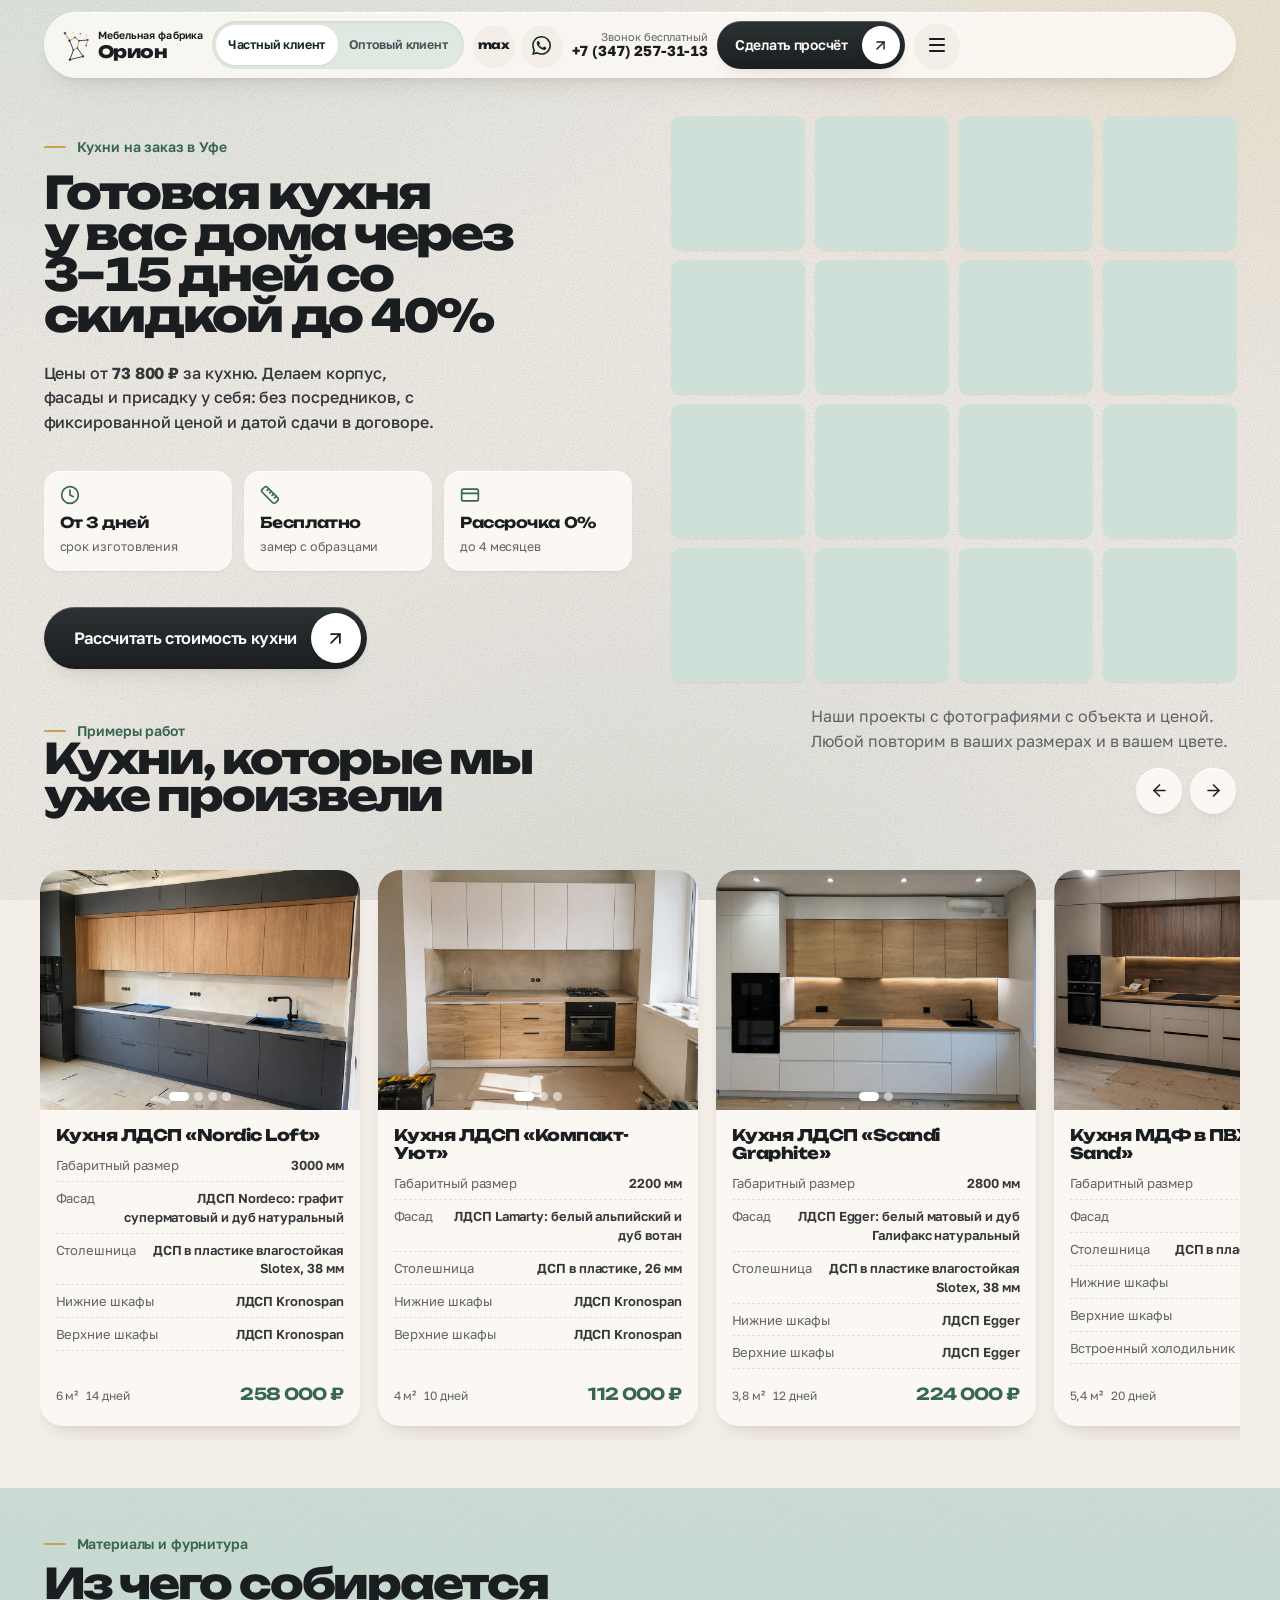
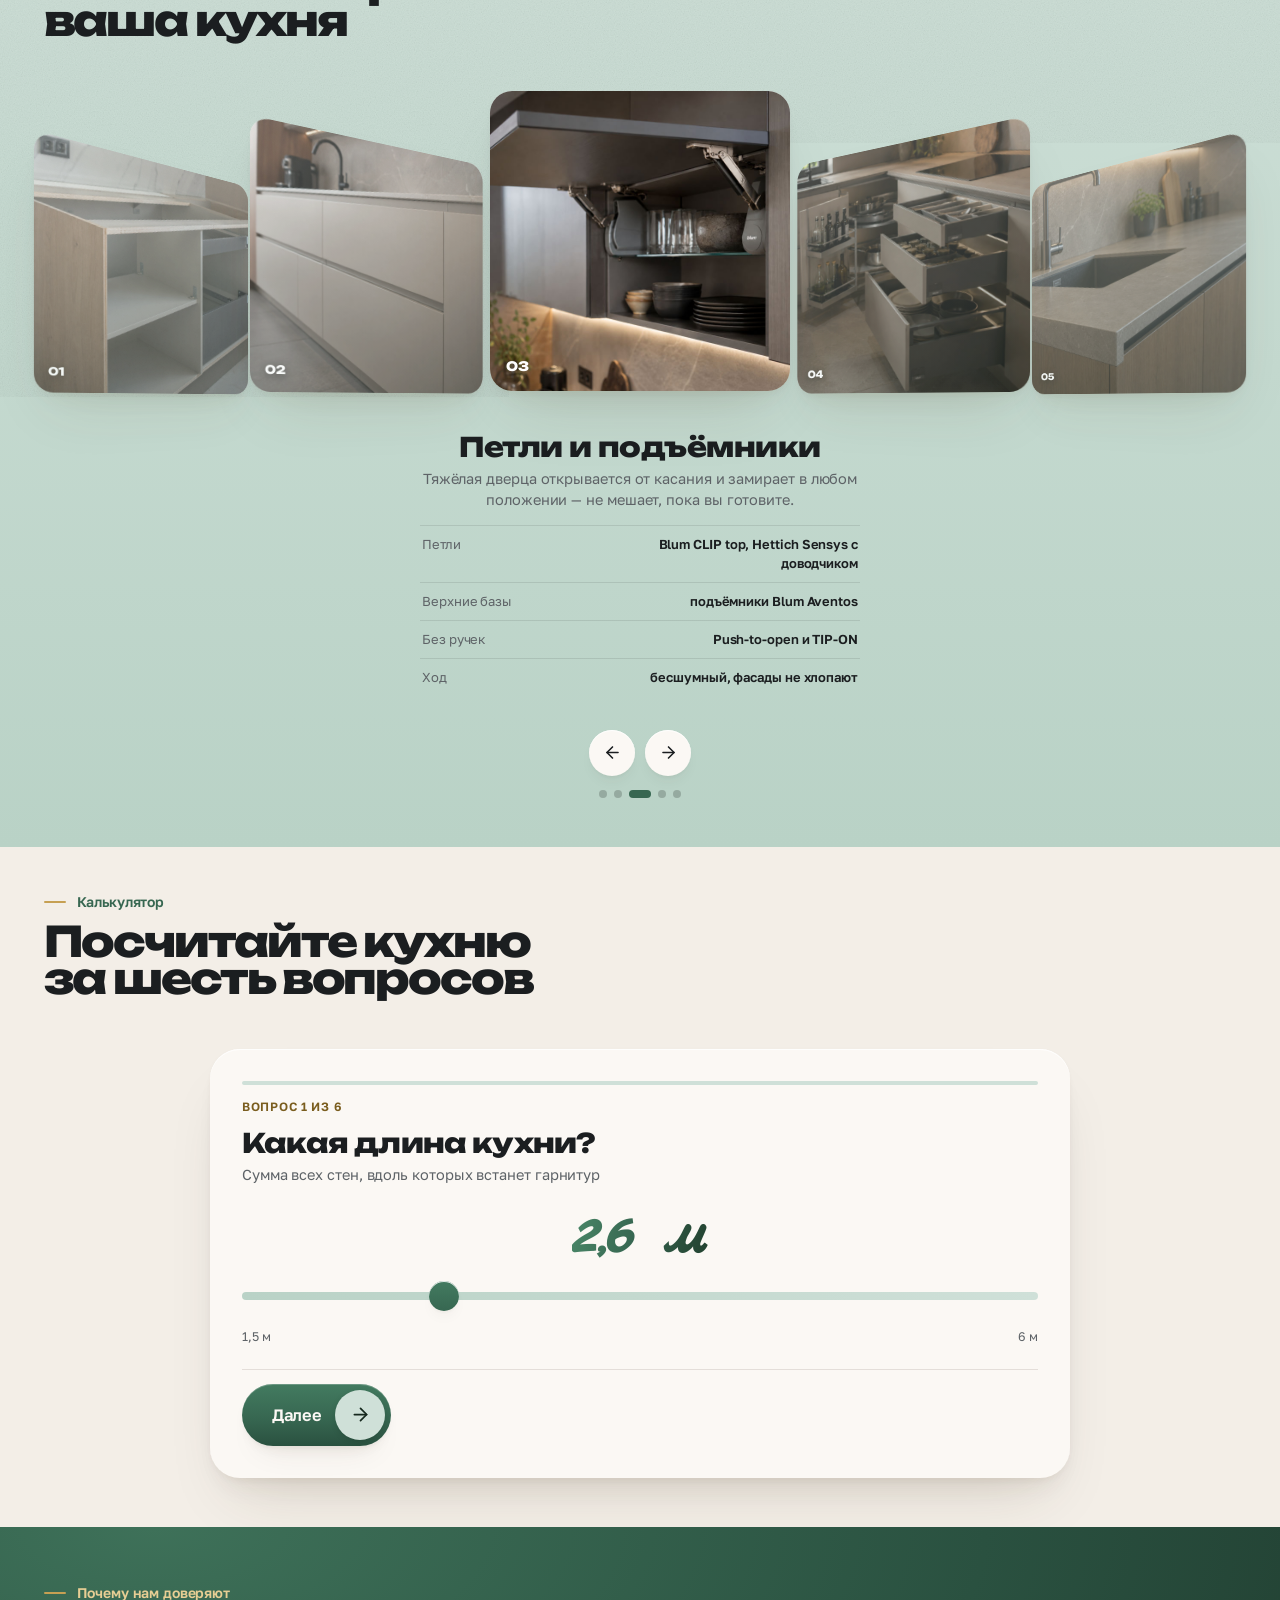
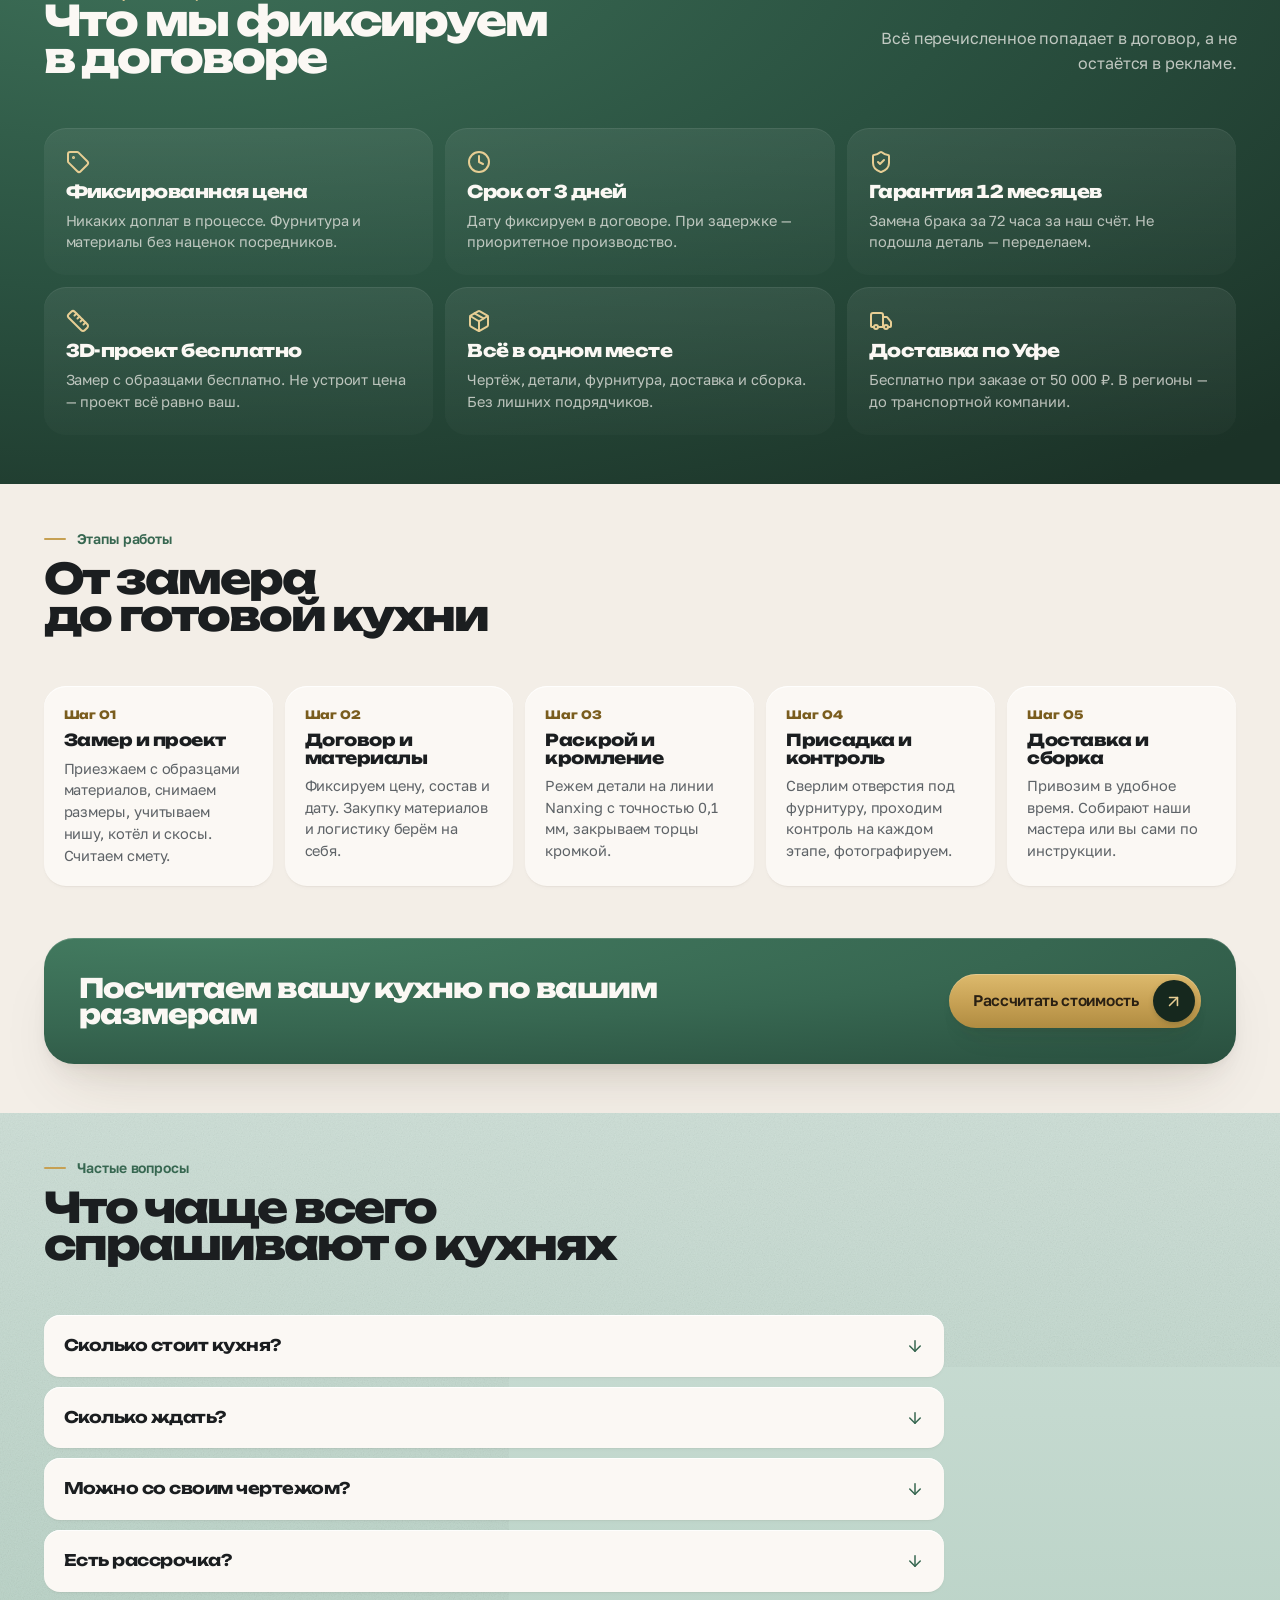
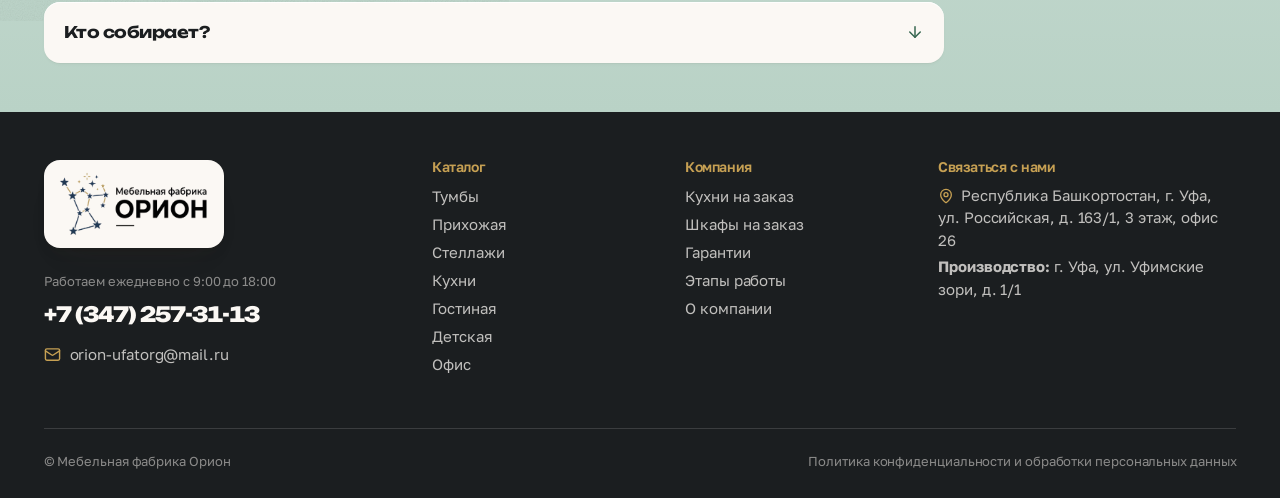
<file: kuhni.html>
<!DOCTYPE html>
<html lang="ru">
<head>
<!-- Yandex.Metrika counter -->
<script type="text/javascript">
  (function(m,e,t,r,i,k,a){m[i]=m[i]||function(){(m[i].a=m[i].a||[]).push(arguments)};
  m[i].l=1*new Date();
  for (var j = 0; j < document.scripts.length; j++) {if (document.scripts[j].src === r) { return; }}
  k=e.createElement(t),a=e.getElementsByTagName(t)[0],k.async=1,k.src=r,a.parentNode.insertBefore(k,a)})
  (window, document, "script", "https://mc.yandex.ru/metrika/tag.js", "ym");

  ym(108252333, "init", {
       clickmap: true,
       trackLinks: true,
       accurateTrackBounce: true,
       webvisor: true
  });
</script>
<noscript><div><img src="https://mc.yandex.ru/watch/108252333" style="position:absolute; left:-9999px;" alt="" /></div></noscript>
<!-- /Yandex.Metrika counter -->
<meta charset="utf-8">
<meta name="viewport" content="width=device-width, initial-scale=1">
<title>Кухни на заказ в Уфе — мебельная фабрика Орион</title>
<meta name="description" content="Кухни на заказ от производителя в Уфе: любые размеры, точность 0,1 мм на линии Nanxing, срок от 3 дней, фиксированная цена в договоре.">
<link rel="icon" href="img/logo.webp">
<link rel="preconnect" href="https://fonts.googleapis.com">
<link rel="preconnect" href="https://fonts.gstatic.com" crossorigin>
<link href="https://fonts.googleapis.com/css2?family=Unbounded:wght@600;700;800&family=Golos+Text:wght@400;500;600;700&family=Marck+Script&display=swap" rel="stylesheet">
<link rel="stylesheet" href="css/style.css">

  <link rel="canonical" href="https://xn----btblblwdghbu7m.xn--p1ai/kuhni">
  <meta property="og:type" content="website">
  <meta property="og:site_name" content="Мебельная фабрика Орион">
  <meta property="og:locale" content="ru_RU">
  <meta property="og:title" content="Кухни на заказ в Уфе от производителя — фабрика Орион">
  <meta property="og:description" content="Кухня по вашим размерам: корпус, фасады и присадка у себя на производстве. Фиксированная цена и дата сдачи в договоре.">
  <meta property="og:url" content="https://xn----btblblwdghbu7m.xn--p1ai/kuhni">
  <meta property="og:image" content="https://xn----btblblwdghbu7m.xn--p1ai/img/hero.png">
  <meta property="og:image:alt" content="Интерьер с мебелью производства фабрики Орион">
  <meta name="twitter:card" content="summary_large_image">
  <script type="application/ld+json">{"@context":"https://schema.org","@type":"BreadcrumbList","itemListElement":[{"@type":"ListItem","position":1,"name":"Главная","item":"https://xn----btblblwdghbu7m.xn--p1ai/"},{"@type":"ListItem","position":2,"name":"Кухни на заказ в Уфе от производителя","item":"https://xn----btblblwdghbu7m.xn--p1ai/kuhni"}]}</script>
</head>
<body data-aud="private" class="page">

<svg class="sprite" aria-hidden="true" focusable="false"><defs>
<symbol id="i-arrow" viewBox="0 0 24 24"><path d="M5 12h14"/><path d="m12 5 7 7-7 7"/></symbol>
<symbol id="i-up-right" viewBox="0 0 24 24"><path d="M7 7h10v10"/><path d="M7 17 17 7"/></symbol>
<symbol id="i-check" viewBox="0 0 24 24"><path d="M20 6 9 17l-5-5"/></symbol>
<symbol id="i-x" viewBox="0 0 24 24"><path d="M18 6 6 18"/><path d="m6 6 12 12"/></symbol>
<symbol id="i-phone" viewBox="0 0 24 24"><path d="M13.832 16.568a1 1 0 0 0 1.213-.303l.355-.465A2 2 0 0 1 17 15h3a2 2 0 0 1 2 2v3a2 2 0 0 1-2 2A18 18 0 0 1 2 4a2 2 0 0 1 2-2h3a2 2 0 0 1 2 2v3a2 2 0 0 1-.8 1.6l-.468.351a1 1 0 0 0-.292 1.233 14 14 0 0 0 6.392 6.384"/></symbol>
<symbol id="i-mail" viewBox="0 0 24 24"><rect width="20" height="16" x="2" y="4" rx="2"/><path d="m22 7-8.97 5.7a1.94 1.94 0 0 1-2.06 0L2 7"/></symbol>
<symbol id="i-pin" viewBox="0 0 24 24"><path d="M20 10c0 4.993-5.539 10.193-7.399 11.799a1 1 0 0 1-1.202 0C9.539 20.193 4 14.993 4 10a8 8 0 0 1 16 0"/><circle cx="12" cy="10" r="3"/></symbol>
<symbol id="i-whatsapp" viewBox="0 0 24 24"><path d="M17.472 14.382c-.297-.149-1.758-.867-2.03-.967-.273-.099-.471-.148-.67.15-.197.297-.767.966-.94 1.164-.173.199-.347.223-.644.075-.297-.15-1.255-.463-2.39-1.475-.883-.788-1.48-1.761-1.653-2.059-.173-.297-.018-.458.13-.606.134-.133.298-.347.446-.52.149-.174.198-.298.298-.497.099-.198.05-.371-.025-.52-.075-.149-.669-1.612-.916-2.207-.242-.579-.487-.5-.669-.51a12.8 12.8 0 0 0-.57-.01c-.198 0-.52.074-.792.372-.272.297-1.04 1.016-1.04 2.479 0 1.462 1.065 2.875 1.213 3.074.149.198 2.096 3.2 5.077 4.487.709.306 1.262.489 1.694.625.712.227 1.36.195 1.871.118.571-.085 1.758-.719 2.006-1.413.248-.694.248-1.289.173-1.413-.074-.124-.272-.198-.57-.347m-5.421 7.403h-.004a9.87 9.87 0 0 1-5.031-1.378l-.361-.214-3.741.982.998-3.648-.235-.374a9.86 9.86 0 0 1-1.51-5.26c.001-5.45 4.436-9.884 9.888-9.884 2.64 0 5.122 1.03 6.988 2.898a9.825 9.825 0 0 1 2.893 6.994c-.003 5.45-4.437 9.884-9.885 9.884m8.413-18.297A11.815 11.815 0 0 0 12.05 0C5.495 0 .16 5.335.157 11.892c0 2.096.547 4.142 1.588 5.945L.057 24l6.305-1.654a11.882 11.882 0 0 0 5.683 1.448h.005c6.554 0 11.89-5.335 11.893-11.893A11.821 11.821 0 0 0 20.465 3.488"/></symbol>
<symbol id="i-send" viewBox="0 0 24 24"><path d="M14.536 21.686a.5.5 0 0 0 .937-.024l6.5-19a.496.496 0 0 0-.635-.635l-19 6.5a.5.5 0 0 0-.024.937l7.93 3.18a2 2 0 0 1 1.112 1.11z"/><path d="m21.854 2.147-10.94 10.939"/></symbol>
<symbol id="i-card" viewBox="0 0 24 24"><rect width="20" height="14" x="2" y="5" rx="2"/><path d="M2 10h20"/></symbol>
<symbol id="i-user" viewBox="0 0 24 24"><circle cx="12" cy="8" r="5"/><path d="M20 21a8 8 0 0 0-16 0"/></symbol>
<symbol id="i-ruler" viewBox="0 0 24 24"><path d="M21.3 15.3a2.4 2.4 0 0 1 0 3.4l-2.6 2.6a2.4 2.4 0 0 1-3.4 0L2.7 8.7a2.41 2.41 0 0 1 0-3.4l2.6-2.6a2.41 2.41 0 0 1 3.4 0Z"/><path d="m14.5 12.5 2-2"/><path d="m11.5 9.5 2-2"/><path d="m8.5 6.5 2-2"/><path d="m17.5 15.5 2-2"/></symbol>
<symbol id="i-shield" viewBox="0 0 24 24"><path d="M20 13c0 5-3.5 7.5-7.66 8.95a1 1 0 0 1-.67-.01C7.5 20.5 4 18 4 13V6a1 1 0 0 1 1-1c2 0 4.5-1.2 6.24-2.72a1.17 1.17 0 0 1 1.52 0C14.51 3.81 17 5 19 5a1 1 0 0 1 1 1z"/><path d="m9 12 2 2 4-4"/></symbol>
<symbol id="i-tag" viewBox="0 0 24 24"><path d="M12.586 2.586A2 2 0 0 0 11.172 2H4a2 2 0 0 0-2 2v7.172a2 2 0 0 0 .586 1.414l8.704 8.704a2.426 2.426 0 0 0 3.42 0l6.58-6.58a2.426 2.426 0 0 0 0-3.42z"/><circle cx="7.5" cy="7.5" r=".5" fill="currentColor"/></symbol>
<symbol id="i-box" viewBox="0 0 24 24"><path d="M11 21.73a2 2 0 0 0 2 0l7-4A2 2 0 0 0 21 16V8a2 2 0 0 0-1-1.73l-7-4a2 2 0 0 0-2 0l-7 4A2 2 0 0 0 3 8v8a2 2 0 0 0 1 1.73z"/><path d="M12 22V12"/><path d="m3.3 7 7.703 4.734a2 2 0 0 0 1.994 0L20.7 7"/><path d="m7.5 4.27 9 5.15"/></symbol>
<symbol id="i-clock" viewBox="0 0 24 24"><path d="M12 6v6l4 2"/><circle cx="12" cy="12" r="10"/></symbol>
<symbol id="i-truck" viewBox="0 0 24 24"><path d="M14 18V6a2 2 0 0 0-2-2H4a2 2 0 0 0-2 2v11a1 1 0 0 0 1 1h2"/><path d="M15 18H9"/><path d="M19 18h2a1 1 0 0 0 1-1v-3.65a1 1 0 0 0-.22-.624l-3.48-4.35A1 1 0 0 0 17.52 8H14"/><circle cx="17" cy="18" r="2"/><circle cx="7" cy="18" r="2"/></symbol>
<symbol id="i-factory" viewBox="0 0 24 24"><path d="M12 16h.01"/><path d="M16 16h.01"/><path d="M3 19a2 2 0 0 0 2 2h14a2 2 0 0 0 2-2V9.87a.5.5 0 0 0-.72-.45l-5.56 2.78A.5.5 0 0 1 14 11.76V9.87a.5.5 0 0 0-.72-.45l-5.56 2.78A.5.5 0 0 1 7 11.76V5a1 1 0 0 0-1-1H4a1 1 0 0 0-1 1z"/><path d="M8 16h.01"/></symbol>
<symbol id="i-gift" viewBox="0 0 24 24"><rect x="3" y="8" width="18" height="4" rx="1"/><path d="M12 8v13"/><path d="M19 12v7a2 2 0 0 1-2 2H7a2 2 0 0 1-2-2v-7"/><path d="M7.5 8a2.5 2.5 0 0 1 0-5A4.8 8 0 0 1 12 8a4.8 8 0 0 1 4.5-5 2.5 2.5 0 0 1 0 5"/></symbol>
<symbol id="i-map" viewBox="0 0 24 24"><path d="M14.106 5.553a2 2 0 0 0 1.788 0l3.659-1.83A1 1 0 0 1 21 4.619v12.764a1 1 0 0 1-.553.894l-4.553 2.277a2 2 0 0 1-1.788 0l-4.212-2.106a2 2 0 0 0-1.788 0l-3.659 1.83A1 1 0 0 1 3 19.381V6.618a1 1 0 0 1 .553-.894l4.553-2.277a2 2 0 0 1 1.788 0z"/><path d="M15 5.764v15"/><path d="M9 3.236v15"/></symbol>
<symbol id="i-handshake" viewBox="0 0 24 24"><path d="m11 17 2 2a1 1 0 1 0 3-3"/><path d="m14 14 2.5 2.5a1 1 0 1 0 3-3l-3.88-3.88a3 3 0 0 0-4.24 0l-.88.88a1 1 0 1 1-3-3l2.81-2.81a5.79 5.79 0 0 1 7.06-.87l.47.28a2 2 0 0 0 1.42.25L21 4"/><path d="m21 3 1 11h-2"/><path d="M3 3 2 14l6.5 6.5a1 1 0 1 0 3-3"/><path d="M3 4h8"/></symbol>
<symbol id="i-scissors" viewBox="0 0 24 24"><circle cx="6" cy="6" r="3"/><path d="M8.12 8.12 12 12"/><path d="M20 4 8.12 15.88"/><circle cx="6" cy="18" r="3"/><path d="M14.8 14.8 20 20"/></symbol>
<symbol id="i-wallet" viewBox="0 0 24 24"><path d="M19 7V4a1 1 0 0 0-1-1H5a2 2 0 0 0 0 4h15a1 1 0 0 1 1 1v4h-3a2 2 0 0 0 0 4h3a1 1 0 0 0 1-1v-2a1 1 0 0 0-1-1"/><path d="M3 5v14a2 2 0 0 0 2 2h15a1 1 0 0 0 1-1v-4"/></symbol>
<symbol id="i-help" viewBox="0 0 24 24"><circle cx="12" cy="12" r="10"/><path d="M9.09 9a3 3 0 0 1 5.83 1c0 2-3 3-3 3"/><path d="M12 17h.01"/></symbol>
<symbol id="i-layers" viewBox="0 0 24 24"><path d="M12.83 2.18a2 2 0 0 0-1.66 0L2.6 6.08a1 1 0 0 0 0 1.83l8.58 3.91a2 2 0 0 0 1.66 0l8.58-3.9a1 1 0 0 0 0-1.83z"/><path d="M2 12a1 1 0 0 0 .58.91l8.6 3.91a2 2 0 0 0 1.65 0l8.58-3.9A1 1 0 0 0 22 12"/><path d="M2 17a1 1 0 0 0 .58.91l8.6 3.91a2 2 0 0 0 1.65 0l8.58-3.9A1 1 0 0 0 22 17"/></symbol>
<symbol id="i-palette" viewBox="0 0 24 24"><path d="M12 22a1 1 0 0 1 0-20 10 9 0 0 1 10 9 5 5 0 0 1-5 5h-2.25a1.75 1.75 0 0 0-1.4 2.8l.3.4a1.75 1.75 0 0 1-1.4 2.8z"/><circle cx="13.5" cy="6.5" r=".5" fill="currentColor"/><circle cx="17.5" cy="10.5" r=".5" fill="currentColor"/><circle cx="6.5" cy="12.5" r=".5" fill="currentColor"/><circle cx="8.5" cy="7.5" r=".5" fill="currentColor"/></symbol>
<symbol id="i-orion" viewBox="0 0 556 731"><g fill="none" stroke-linecap="round"><path stroke="#22314A" stroke-width="18" d="M427,597L160,664M427,597L313,428M160,664L232,467M152,275L232,467M523,264L344,279"/><path stroke="#C6A053" stroke-width="18" d="M60,126L152,275M152,275L265,210M523,264L490,380M232,467L313,428M313,428L344,279M344,279L265,210"/></g><path fill="#22314A" d="M60.0,90.0L68.9,113.8L94.2,114.9L74.4,130.7L81.2,155.1L60.0,141.1L38.8,155.1L45.6,130.7L25.8,114.9L51.1,113.8ZM427.0,561.0L435.9,584.8L461.2,585.9L441.4,601.7L448.2,626.1L427.0,612.1L405.8,626.1L412.6,601.7L392.8,585.9L418.1,584.8ZM160.0,628.0L168.9,651.8L194.2,652.9L174.4,668.7L181.2,693.1L160.0,679.1L138.8,693.1L145.6,668.7L125.8,652.9L151.1,651.8ZM152.0,239.0L160.9,262.8L186.2,263.9L166.4,279.7L173.2,304.1L152.0,290.1L130.8,304.1L137.6,279.7L117.8,263.9L143.1,262.8ZM523.0,238.0L529.4,255.2L547.7,256.0L533.4,267.4L538.3,285.0L523.0,274.9L507.7,285.0L512.6,267.4L498.3,256.0L516.6,255.2ZM232.0,441.0L238.4,458.2L256.7,459.0L242.4,470.4L247.3,488.0L232.0,477.9L216.7,488.0L221.6,470.4L207.3,459.0L225.6,458.2ZM313.0,402.0L319.4,419.2L337.7,420.0L323.4,431.4L328.3,449.0L313.0,438.9L297.7,449.0L302.6,431.4L288.3,420.0L306.6,419.2ZM344.0,253.0L350.4,270.2L368.7,271.0L354.4,282.4L359.3,300.0L344.0,289.9L328.7,300.0L333.6,282.4L319.3,271.0L337.6,270.2ZM265.0,184.0L271.4,201.2L289.7,202.0L275.4,213.4L280.3,231.0L265.0,220.9L249.7,231.0L254.6,213.4L240.3,202.0L258.6,201.2ZM372.0,119.0L377.2,132.9L392.0,133.5L380.4,142.7L384.3,157.0L372.0,148.8L359.7,157.0L363.6,142.7L352.0,133.5L366.8,132.9ZM490.0,359.0L495.2,372.9L510.0,373.5L498.4,382.7L502.3,397.0L490.0,388.8L477.7,397.0L481.6,382.7L470.0,373.5L484.8,372.9Z"/><path fill="#C6A053" d="M110,181.0Q110,205.0 140.0,211Q110,217.0 110,241.0Q110,217.0 80.0,211Q110,205.0 110,181.0ZM225,102.0Q225,115.6 242.0,119Q225,122.4 225,136.0Q225,122.4 208.0,119Q225,115.6 225,102.0ZM308,224.0Q308,239.2 327.0,243Q308,246.8 308,262.0Q308,246.8 289.0,243Q308,239.2 308,224.0ZM491,145.0Q491,161.8 512.0,166Q491,170.2 491,187.0Q491,170.2 470.0,166Q491,161.8 491,145.0ZM506,195.0Q506,207.0 521.0,210Q506,213.0 506,225.0Q506,213.0 491.0,210Q506,207.0 506,195.0Z"/></symbol></defs></svg>

<a class="skip" href="#main">К содержанию</a>

<!-- ===== header ===== -->
<header class="hdr" id="hdr">
  <div class="hdr__bar">
    <a class="hdr__logo" href="/" aria-label="Мебельная фабрика Орион, на главную">
      <svg class="hdr__mark" viewBox="0 0 556 731" aria-hidden="true"><use href="#i-orion"/></svg>
      <span class="hdr__logo-txt"><span>Мебельная фабрика</span><b>Орион</b></span>
    </a>

    <nav class="hdr__nav" aria-label="Основная навигация">
      <a href="/#vitrina">Витрина</a>
      <a class="is-here" href="/kuhni">Кухни на заказ</a>
      <a href="/shkafy">Шкафы на заказ</a>
    </nav>

    <div class="switch" role="tablist" aria-label="Тип клиента">
      <span class="switch__thumb" aria-hidden="true"></span>
      <button role="tab" class="switch__btn is-on" data-set="private" aria-selected="true">Частный клиент</button>
      <button role="tab" class="switch__btn" data-set="wholesale" aria-selected="false">Оптовый клиент</button>
    </div>

    <div class="hdr__msg">
      <a class="msg msg--max" href="https://max.ru/u/f9LHodD0cOKpcf6V1b7KFFRNlOT-F7aPVhWO6ETjKrWJQ-p3_H27_Rupp4I" target="_blank" rel="noopener" aria-label="Написать в MAX"><b>max</b></a>
      <a class="msg msg--wa" href="https://wa.me/79509343113" target="_blank" rel="noopener" aria-label="Написать в WhatsApp"><svg class="ico ico--fill"><use href="#i-whatsapp"/></svg></a>
    </div>

    <a class="hdr__tel" href="tel:+73472573113"><span>Звонок бесплатный</span><b>+7 (347) 257-31-13</b></a>

    <button class="btn btn--sm btn--dark btn--icon" type="button" data-modal="Сделать просчёт">
      <span class="btn__t">Сделать просчёт</span><svg class="ico ico--next"><use href="#i-up-right"/></svg><span class="btn__c"><svg class="ico"><use href="#i-up-right"/></svg></span>
    </button>

    <!-- 08. на телефоне звонок должен быть под рукой, а не в бургере -->
    <a class="hdr__call" href="tel:+73472573113" aria-label="Позвонить: +7 (347) 257-31-13"><svg class="ico"><use href="#i-phone"/></svg></a>
    <button class="burger" id="burger" aria-label="Меню" aria-expanded="false"><i></i><i></i><i></i></button>
  </div>
</header>

<div class="mobnav" id="mobnav" hidden>
  <a href="/katalog">Каталог мебели</a>
  <a href="/kuhni">Кухни на заказ</a>
  <a href="/shkafy">Шкафы на заказ</a>
  <a href="/#doveryayut">Гарантии</a>
  <a href="/#about">О компании</a>
  <a href="tel:+73472573113">+7 (347) 257-31-13</a>
</div>


<main id="main">

<!-- первый экран -->
<section class="phero">
  <div class="wrap phero__in">
    <div class="phero__copy">
      <p class="eyebrow">Кухни на заказ в Уфе</p>
      <h1 class="phero__h"><span class="l">Готовая кухня</span><span class="l">у вас дома через</span><span class="l">3–15 дней со</span><span class="l">скидкой до 40%</span></h1>
      <p class="phero__note">Цены от <b>73 800 ₽</b> за кухню. Делаем корпус, фасады и присадку у себя: без посредников, с фиксированной ценой и датой сдачи в договоре.</p>
      <ul class="phero__facts">
        <li><svg class="ico"><use href="#i-clock"/></svg><b>От 3 дней</b><span>срок изготовления</span></li>
        <li><svg class="ico"><use href="#i-ruler"/></svg><b>Бесплатно</b><span>замер с образцами</span></li>
        <li><svg class="ico"><use href="#i-card"/></svg><b>Рассрочка 0%</b><span>до 4 месяцев</span></li>
      </ul>
      <div class="hero__cta">
        <button class="btn btn--lg btn--dark" type="button" data-modal="Рассчитать стоимость кухни">
          <span class="btn__t">Рассчитать стоимость кухни</span><svg class="ico ico--next"><use href="#i-up-right"/></svg><span class="btn__c"><svg class="ico"><use href="#i-up-right"/></svg></span>
        </button>
      </div>
    </div>
    <div class="shuffle" id="shuffle" data-cat="Кухни" aria-hidden="true"></div>
  </div>
</section>

<!-- примеры работ -->
<section class="sec" id="works">
  <div class="wrap">
    <header class="sechd sechd--split">
      <div>
        <p class="eyebrow">Примеры работ</p>
        <h2 class="h2"><span class="l">Кухни, которые мы</span><span class="l">уже произвели</span></h2>
      </div>
      <div>
        <p class="sechd__note">Наши проекты с фотографиями с объекта и ценой. Любой повторим в ваших размерах и в вашем цвете.</p>
        <div class="works__nav" id="worksNav">
          <button class="cf__b" type="button" data-d="-1" aria-label="Предыдущие работы"><svg class="ico"><use href="#i-arrow"/></svg></button>
          <button class="cf__b" type="button" data-d="1" aria-label="Следующие работы"><svg class="ico"><use href="#i-arrow"/></svg></button>
        </div>
      </div>
    </header>
    <div class="works" id="worksGrid" data-kind="kitchen"></div>
  </div>
</section>

<!-- из чего собрана -->
<section class="sec sec--sage">
  <div class="wrap">
    <header class="sechd">
      <p class="eyebrow">Материалы и фурнитура</p>
      <h2 class="h2"><span class="l">Из чего собирается</span><span class="l">ваша кухня</span></h2>
    </header>
    <ol class="mats" id="mats">
      <li class="mat reveal" data-img="img/mats/kitchen/1.jpg" data-meta="Плита:влагостойкий ЛДСП Egger, Lamarty|Эмиссия:класс E1, безопасно для детей|Кромка:PUR-клей по всем торцам|Боковины:МДФ в эмали или ПВХ в цвет фасадов"><span class="mat__n">01</span><h3>Корпус и каркас</h3><p>База, которая держит геометрию и не разбухает у мойки. Кромление на PUR-клей, монтаж скрытый — снаружи ни одной заглушки.</p></li>
      <li class="mat reveal" data-img="img/mats/kitchen/2.jpg" data-meta="Эмаль и лак:глянец, глубокий мат, любые фрезеровки|Пластик и HPL:Fenix, TSS Cleaf — не боятся царапин|Шпон:натуральное дерево, уникальная текстура|ЛДСП премиум:древесные и каменные фактуры"><span class="mat__n">02</span><h3>Фасады</h3><p>Лицо кухни и всё, что принимает удары, пар и солнце. Скрытые ручки интегрируем в сам фасад.</p></li>
      <li class="mat reveal" data-img="img/mats/kitchen/3.jpg" data-meta="Петли:Blum CLIP top, Hettich Sensys с доводчиком|Верхние базы:подъёмники Blum Aventos|Без ручек:Push-to-open и TIP-ON|Ход:бесшумный, фасады не хлопают"><span class="mat__n">03</span><h3>Петли и подъёмники</h3><p>Тяжёлая дверца открывается от касания и замирает в любом положении — не мешает, пока вы готовите.</p></li>
      <li class="mat reveal" data-img="img/mats/kitchen/4.jpg" data-meta="Ящики:Blum Legrabox, Hettich AvanTech YOU|Нагрузка:40–70 кг на ящик|Углы:карго, «волшебный уголок»|Кладовая:Space Tower для запасов"><span class="mat__n">04</span><h3>Ящики и наполнение</h3><p>Эргономика, которая забирает каждый сантиметр: выдвижные бутылочницы, угловые механизмы, скрытые направляющие.</p></li>
      <li class="mat reveal" data-img="img/mats/kitchen/5.jpg" data-meta="Пластик HPL:декоры под дерево, бетон, мрамор|Акриловый камень:шов не виден, мойка заодно|Кварц и керамогранит:горячее и ножи не страшны|Компакт-плита:12 мм, полностью водостойкая"><span class="mat__n">05</span><h3>Столешница</h3><p>Плоскость, которая каждый день встречает воду, ножи и горячие сковороды. Стык и вырез считаем до раскроя.</p></li>
    </ol>
  </div>
</section>

<!-- калькулятор -->
<section class="sec" id="raschet">
  <div class="wrap">
    <header class="sechd">
      <p class="eyebrow">Калькулятор</p>
      <h2 class="h2 casc"><span class="l">Посчитайте кухню</span><span class="l">за шесть вопросов</span></h2>
    </header>
    <div class="calc" id="calc" data-calc="kitchen">
      <p class="calc__note">Расчёт работает в браузере: включите JavaScript или позвоните — посчитаем по телефону за пару минут.</p>
    </div>
  </div>
</section>

<!-- обязательства -->
<section class="sec sec--dark">
  <div class="wrap">
    <header class="sechd sechd--split">
      <div>
        <p class="eyebrow">Почему нам доверяют</p>
        <h2 class="h2 h2--light"><span class="l">Что мы фиксируем</span><span class="l">в договоре</span></h2>
      </div>
      <p class="sechd__note">Всё перечисленное попадает в договор, а не остаётся в рекламе.</p>
    </header>
    <ul class="pledges">
      <li class="pledge reveal"><svg class="ico"><use href="#i-tag"/></svg><h3>Фиксированная цена</h3><p>Никаких доплат в процессе. Фурнитура и материалы без наценок посредников.</p></li>
      <li class="pledge reveal"><svg class="ico"><use href="#i-clock"/></svg><h3>Срок от 3 дней</h3><p>Дату фиксируем в договоре. При задержке — приоритетное производство.</p></li>
      <li class="pledge reveal"><svg class="ico"><use href="#i-shield"/></svg><h3>Гарантия 12 месяцев</h3><p>Замена брака за 72 часа за наш счёт. Не подошла деталь — переделаем.</p></li>
      <li class="pledge reveal"><svg class="ico"><use href="#i-ruler"/></svg><h3>3D-проект бесплатно</h3><p>Замер с образцами бесплатно. Не устроит цена — проект всё равно ваш.</p></li>
      <li class="pledge reveal"><svg class="ico"><use href="#i-box"/></svg><h3>Всё в одном месте</h3><p>Чертёж, детали, фурнитура, доставка и сборка. Без лишних подрядчиков.</p></li>
      <li class="pledge reveal"><svg class="ico"><use href="#i-truck"/></svg><h3>Доставка по Уфе</h3><p>Бесплатно при заказе от 50 000 ₽. В регионы — до транспортной компании.</p></li>
    </ul>
  </div>
</section>

<!-- этапы -->
<section class="sec" id="pstages">
  <div class="wrap">
    <header class="sechd">
      <p class="eyebrow">Этапы работы</p>
      <h2 class="h2"><span class="l">От замера</span><span class="l">до готовой кухни</span></h2>
    </header>
    <ol class="psteps">
      <li class="pstep reveal"><span class="pstep__n">Шаг 01</span><h3>Замер и проект</h3><p>Приезжаем с образцами материалов, снимаем размеры, учитываем нишу, котёл и скосы. Считаем смету.</p></li>
      <li class="pstep reveal"><span class="pstep__n">Шаг 02</span><h3>Договор и материалы</h3><p>Фиксируем цену, состав и дату. Закупку материалов и логистику берём на себя.</p></li>
      <li class="pstep reveal"><span class="pstep__n">Шаг 03</span><h3>Раскрой и кромление</h3><p>Режем детали на линии Nanxing с точностью 0,1 мм, закрываем торцы кромкой.</p></li>
      <li class="pstep reveal"><span class="pstep__n">Шаг 04</span><h3>Присадка и контроль</h3><p>Сверлим отверстия под фурнитуру, проходим контроль на каждом этапе, фотографируем.</p></li>
      <li class="pstep reveal"><span class="pstep__n">Шаг 05</span><h3>Доставка и сборка</h3><p>Привозим в удобное время. Собирают наши мастера или вы сами по инструкции.</p></li>
    </ol>
    <div class="consult reveal">
      <p>Посчитаем вашу кухню по вашим размерам</p>
      <button class="btn btn--brass" type="button" data-modal="Рассчитать стоимость кухни">
        <span class="btn__t">Рассчитать стоимость</span><svg class="ico ico--next"><use href="#i-up-right"/></svg><span class="btn__c"><svg class="ico"><use href="#i-up-right"/></svg></span>
      </button>
    </div>
  </div>
</section>

<!-- вопросы -->
<section class="sec sec--sage">
  <div class="wrap">
    <header class="sechd">
      <p class="eyebrow">Частые вопросы</p>
      <h2 class="h2"><span class="l">Что чаще всего</span><span class="l">спрашивают о кухнях</span></h2>
    </header>
    <div class="faq">
      <details class="faq__i reveal"><summary>Сколько стоит кухня?<svg class="ico"><use href="#i-arrow"/></svg></summary><p>Практичные кухни начинаются от 56 609 ₽. Точную сумму называем после замера — она зависит от длины, фасадов, столешницы и фурнитуры. Смета фиксируется в договоре.</p></details>
      <details class="faq__i reveal"><summary>Сколько ждать?<svg class="ico"><use href="#i-arrow"/></svg></summary><p>Срок изготовления от 3 дней. Точную дату ставим в договор, при задержке ваш заказ уходит в приоритет.</p></details>
      <details class="faq__i reveal"><summary>Можно со своим чертежом?<svg class="ico"><use href="#i-arrow"/></svg></summary><p>Да. Присылайте макет или карту распила — просчитаем по нему. Нет чертежа — сделаем сами после бесплатного замера.</p></details>
      <details class="faq__i reveal"><summary>Есть рассрочка?<svg class="ico"><use href="#i-arrow"/></svg></summary><p>Есть, 0% до 4 месяцев на заказ от 200 000 ₽. Без банка и переплат.</p></details>
      <details class="faq__i reveal"><summary>Кто собирает?<svg class="ico"><use href="#i-arrow"/></svg></summary><p>Собирают наши мастера. Если хотите сами — отдаём готовый комплект в коробке с фурнитурой, крепежом и схемой.</p></details>
    </div>
  </div>
</section>

</main>

<!-- ===== footer ===== -->
<footer class="ftr">
  <div class="wrap ftr__in">
    <div class="ftr__brand">
      <img src="img/logo.webp" alt="Мебельная фабрика Орион" width="180" height="72">
      <p class="ftr__hours">Работаем ежедневно с 9:00 до 18:00</p>
      <a class="ftr__tel" href="tel:+73472573113">+7 (347) 257-31-13</a>
      <a class="ftr__mail" href="mailto:orion-ufatorg@mail.ru"><svg class="ico"><use href="#i-mail"/></svg>orion-ufatorg@mail.ru</a>
    </div>

    <nav class="ftr__col" aria-label="Каталог">
      <h3>Каталог</h3>
      <a href="/katalog#vitrina" data-cat="Тумбы">Тумбы</a>
      <a href="/katalog#vitrina" data-cat="Прихожая">Прихожая</a>
      <a href="/katalog#vitrina" data-cat="Стеллажи">Стеллажи</a>
      <a href="/katalog#vitrina" data-cat="Кухни">Кухни</a>
      <a href="/katalog#vitrina" data-cat="Гостинная">Гостиная</a>
      <a href="/katalog#vitrina" data-cat="Детская">Детская</a>
      <a href="/katalog#vitrina" data-cat="Мебель для организаций">Офис</a>
    </nav>

    <nav class="ftr__col" aria-label="Компания">
      <h3>Компания</h3>
      <a href="/kuhni">Кухни на заказ</a>
      <a href="/shkafy">Шкафы на заказ</a>
      <a href="/#doveryayut">Гарантии</a>
      <a href="/#stages">Этапы работы</a>
      <a href="/#about">О компании</a>
    </nav>

    <div class="ftr__col">
      <h3>Связаться с нами</h3>
      <p><svg class="ico ftr__pin"><use href="#i-pin"/></svg>Республика Башкортостан, г. Уфа, ул. Российская, д. 163/1, 3 этаж, офис 26</p>
      <p><b>Производство:</b> г. Уфа, ул. Уфимские зори, д. 1/1</p>
    </div>
  </div>
  <div class="wrap ftr__btm">
    <span>© Мебельная фабрика Орион</span>
    <a href="/politika" id="privacy">Политика конфиденциальности и обработки персональных данных</a>
  </div>
</footer>

<!-- модалка заявки -->
<dialog class="modal" id="modal" aria-labelledby="modalT">
  <button class="modal__x" id="modalClose" aria-label="Закрыть"><svg class="ico"><use href="#i-x"/></svg></button>
  <div class="modal__in">
    <p class="modal__eyebrow" id="modalEyebrow">Заявка</p>
    <h2 class="modal__t" id="modalT">Рассчитать стоимость</h2>
    <p class="modal__lead">Заполните форму — менеджер свяжется с вами в течение часа и назовёт цену с фиксацией в договоре.</p>
    <form class="form" id="modalForm" novalidate>
      <input type="hidden" name="source" id="modalSource">
      <div class="field"><label for="m-name">Ваше имя</label><input id="m-name" name="name" required autocomplete="name" placeholder="Например, Алексей"></div>
      <div class="field"><label for="m-tel">Ваш телефон</label><input id="m-tel" name="phone" type="tel" inputmode="tel" required autocomplete="tel" placeholder="+7 (___) ___-__-__"></div>
      <label class="check"><input type="checkbox" required><span>Согласен(а) с <a href="/politika">политикой конфиденциальности</a> и обработки персональных данных</span></label>
      <button class="btn btn--lg btn--wide" type="submit">
        <span class="btn__t">Отправить заявку</span><svg class="ico ico--next"><use href="#i-up-right"/></svg><span class="btn__c"><svg class="ico"><use href="#i-up-right"/></svg></span>
      </button>
      <p class="form__ok" hidden><svg class="ico"><use href="#i-check"/></svg>Заявка отправлена. Менеджер свяжется с вами в течение часа.</p>
    </form>
    <div class="modal__msg">
      <a href="https://wa.me/79509343113" target="_blank" rel="noopener"><svg class="ico ico--fill"><use href="#i-whatsapp"/></svg>WhatsApp</a>
      <a href="https://max.ru/u/f9LHodD0cOKpcf6V1b7KFFRNlOT-F7aPVhWO6ETjKrWJQ-p3_H27_Rupp4I" target="_blank" rel="noopener"><b class="maxmark">MAX</b></a>
    </div>
  </div>
</dialog>

<dialog class="fdlg" id="fdlg" aria-label="Категории мебели">
  <div class="fdlg__hd"><b>Категория</b><button class="fdlg__x" id="fclose" aria-label="Закрыть"><svg class="ico"><use href="#i-x"/></svg></button></div>
  <div class="fdlg__list" id="fdlgList"></div>
</dialog>

<!-- просмотр фотографий работы -->
<dialog class="gal" id="galDlg" aria-label="Фотографии работы">
  <button class="gal__x" id="galClose" type="button" aria-label="Закрыть"><svg class="ico"><use href="#i-x"/></svg></button>
  <figure class="gal__stage" id="galStage">
    <img id="galImg" alt="">
    <button class="gal__nav gal__nav--prev" type="button" data-d="-1" aria-label="Предыдущее фото"><svg class="ico"><use href="#i-arrow"/></svg></button>
    <button class="gal__nav gal__nav--next" type="button" data-d="1" aria-label="Следующее фото"><svg class="ico"><use href="#i-arrow"/></svg></button>
    <figcaption class="gal__cap"><b id="galTitle"></b><span id="galCount"></span></figcaption>
  </figure>
  <div class="gal__thumbs" id="galThumbs"></div>
</dialog>

<dialog class="pv" id="pv" aria-label="Карточка товара">
  <button class="pv__x" id="pvClose" aria-label="Закрыть"><svg class="ico"><use href="#i-x"/></svg></button>
  <div class="pv__in"></div>
</dialog>


<!-- модалка заявки -->
<dialog class="modal" id="modal" aria-labelledby="modalT">
  <button class="modal__x" id="modalClose" aria-label="Закрыть"><svg class="ico"><use href="#i-x"/></svg></button>
  <div class="modal__in">
    <p class="modal__eyebrow" id="modalEyebrow">Заявка</p>
    <h2 class="modal__t" id="modalT">Рассчитать стоимость</h2>
    <p class="modal__lead">Заполните форму — менеджер свяжется с вами в течение часа и назовёт цену с фиксацией в договоре.</p>
    <form class="form" id="modalForm" novalidate>
      <input type="hidden" name="source" id="modalSource">
      <div class="field"><label for="m-name">Ваше имя</label><input id="m-name" name="name" required autocomplete="name" placeholder="Например, Алексей"></div>
      <div class="field"><label for="m-tel">Ваш телефон</label><input id="m-tel" name="phone" type="tel" inputmode="tel" required autocomplete="tel" placeholder="+7 (___) ___-__-__"></div>
      <label class="check"><input type="checkbox" required><span>Согласен(а) с <a href="/politika">политикой конфиденциальности</a> и обработки персональных данных</span></label>
      <button class="btn btn--lg btn--wide" type="submit">
        <span class="btn__t">Отправить заявку</span><svg class="ico ico--next"><use href="#i-up-right"/></svg><span class="btn__c"><svg class="ico"><use href="#i-up-right"/></svg></span>
      </button>
      <p class="form__ok" hidden><svg class="ico"><use href="#i-check"/></svg>Заявка отправлена. Менеджер свяжется с вами в течение часа.</p>
    </form>
    <div class="modal__msg">
      <a href="https://wa.me/79509343113" target="_blank" rel="noopener"><svg class="ico ico--fill"><use href="#i-whatsapp"/></svg>WhatsApp</a>
      <a href="https://max.ru/u/f9LHodD0cOKpcf6V1b7KFFRNlOT-F7aPVhWO6ETjKrWJQ-p3_H27_Rupp4I" target="_blank" rel="noopener"><b class="maxmark">MAX</b></a>
    </div>
  </div>
</dialog>

<dialog class="fdlg" id="fdlg" aria-label="Категории мебели">
  <div class="fdlg__hd"><b>Категория</b><button class="fdlg__x" id="fclose" aria-label="Закрыть"><svg class="ico"><use href="#i-x"/></svg></button></div>
  <div class="fdlg__list" id="fdlgList"></div>
</dialog>

<dialog class="pv" id="pv" aria-label="Карточка товара">
  <button class="pv__x" id="pvClose" aria-label="Закрыть"><svg class="ico"><use href="#i-x"/></svg></button>
  <div class="pv__in"></div>
</dialog>


<script src="js/products.js"></script>
<script src="js/works.js?v=20261007"></script>
<script src="js/calc.js"></script>
<script src="js/app.js?v=20261007"></script>
</body>
</html>
</file>
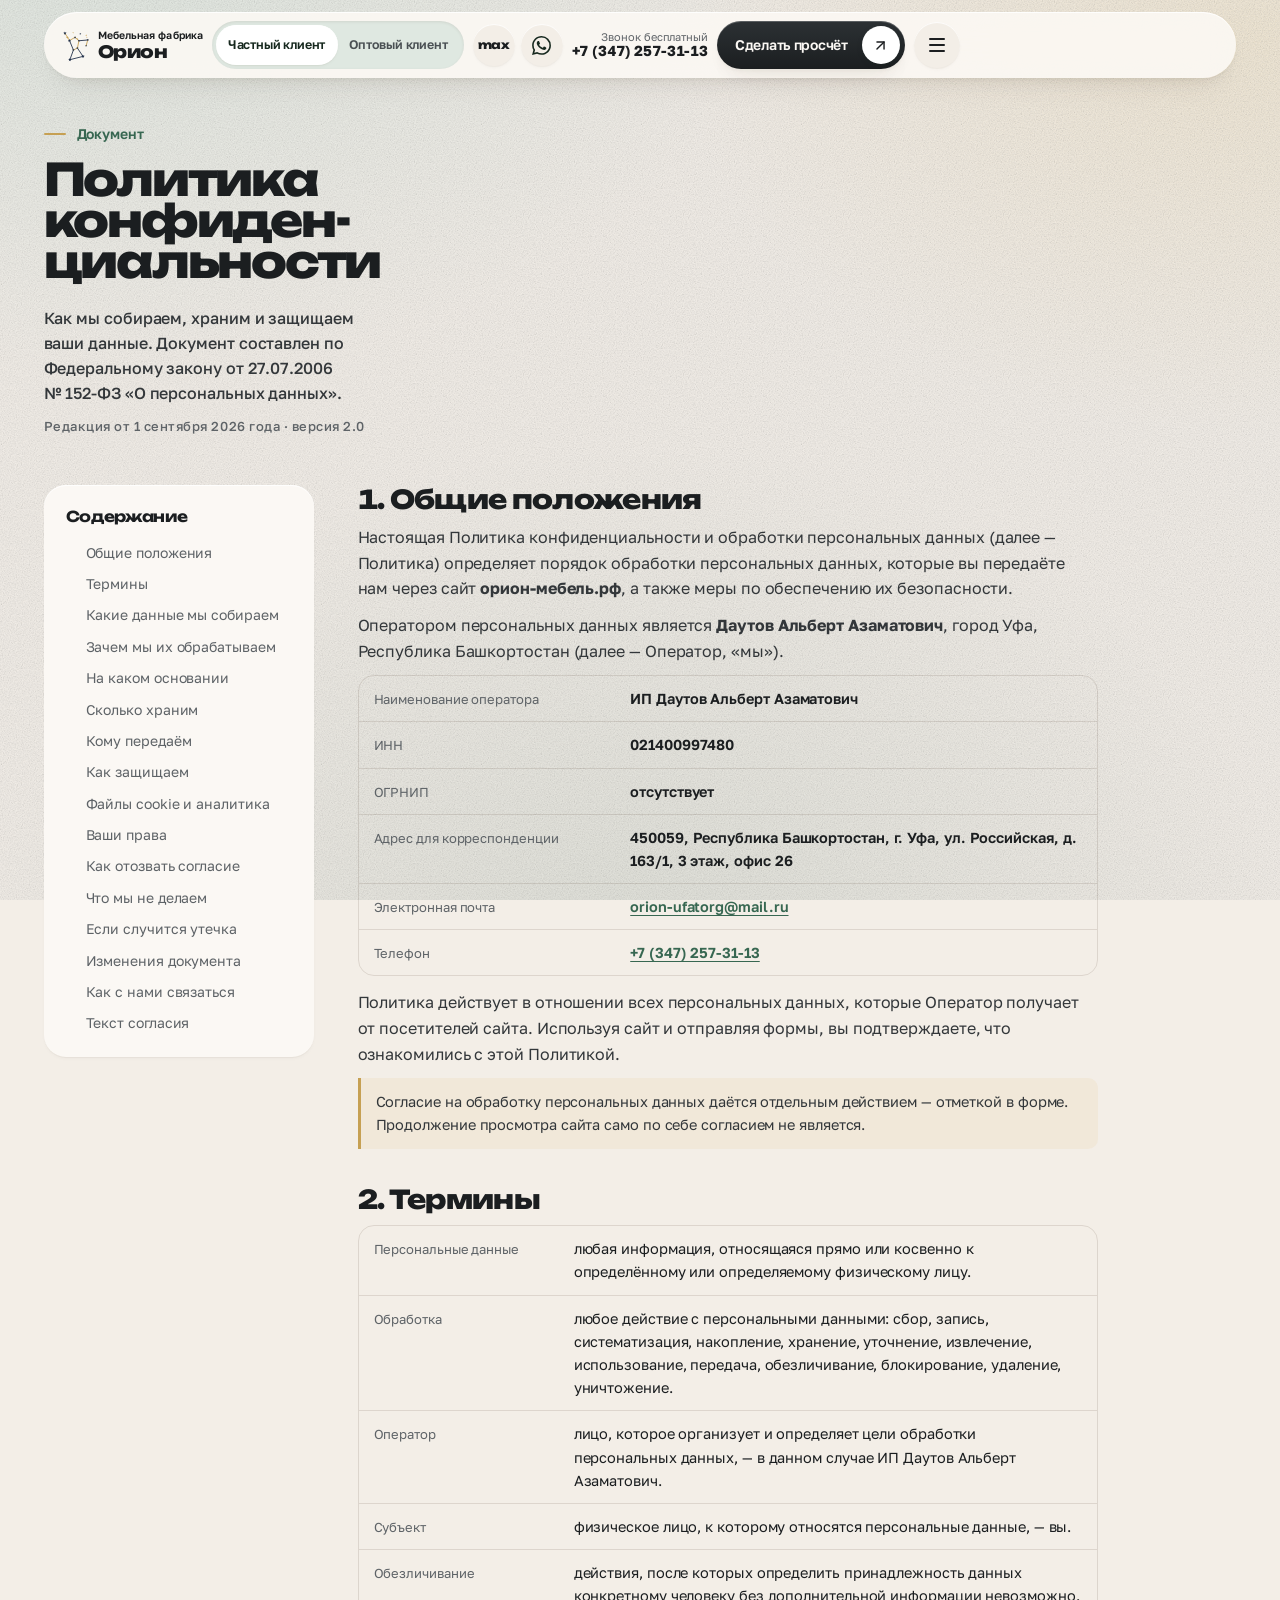
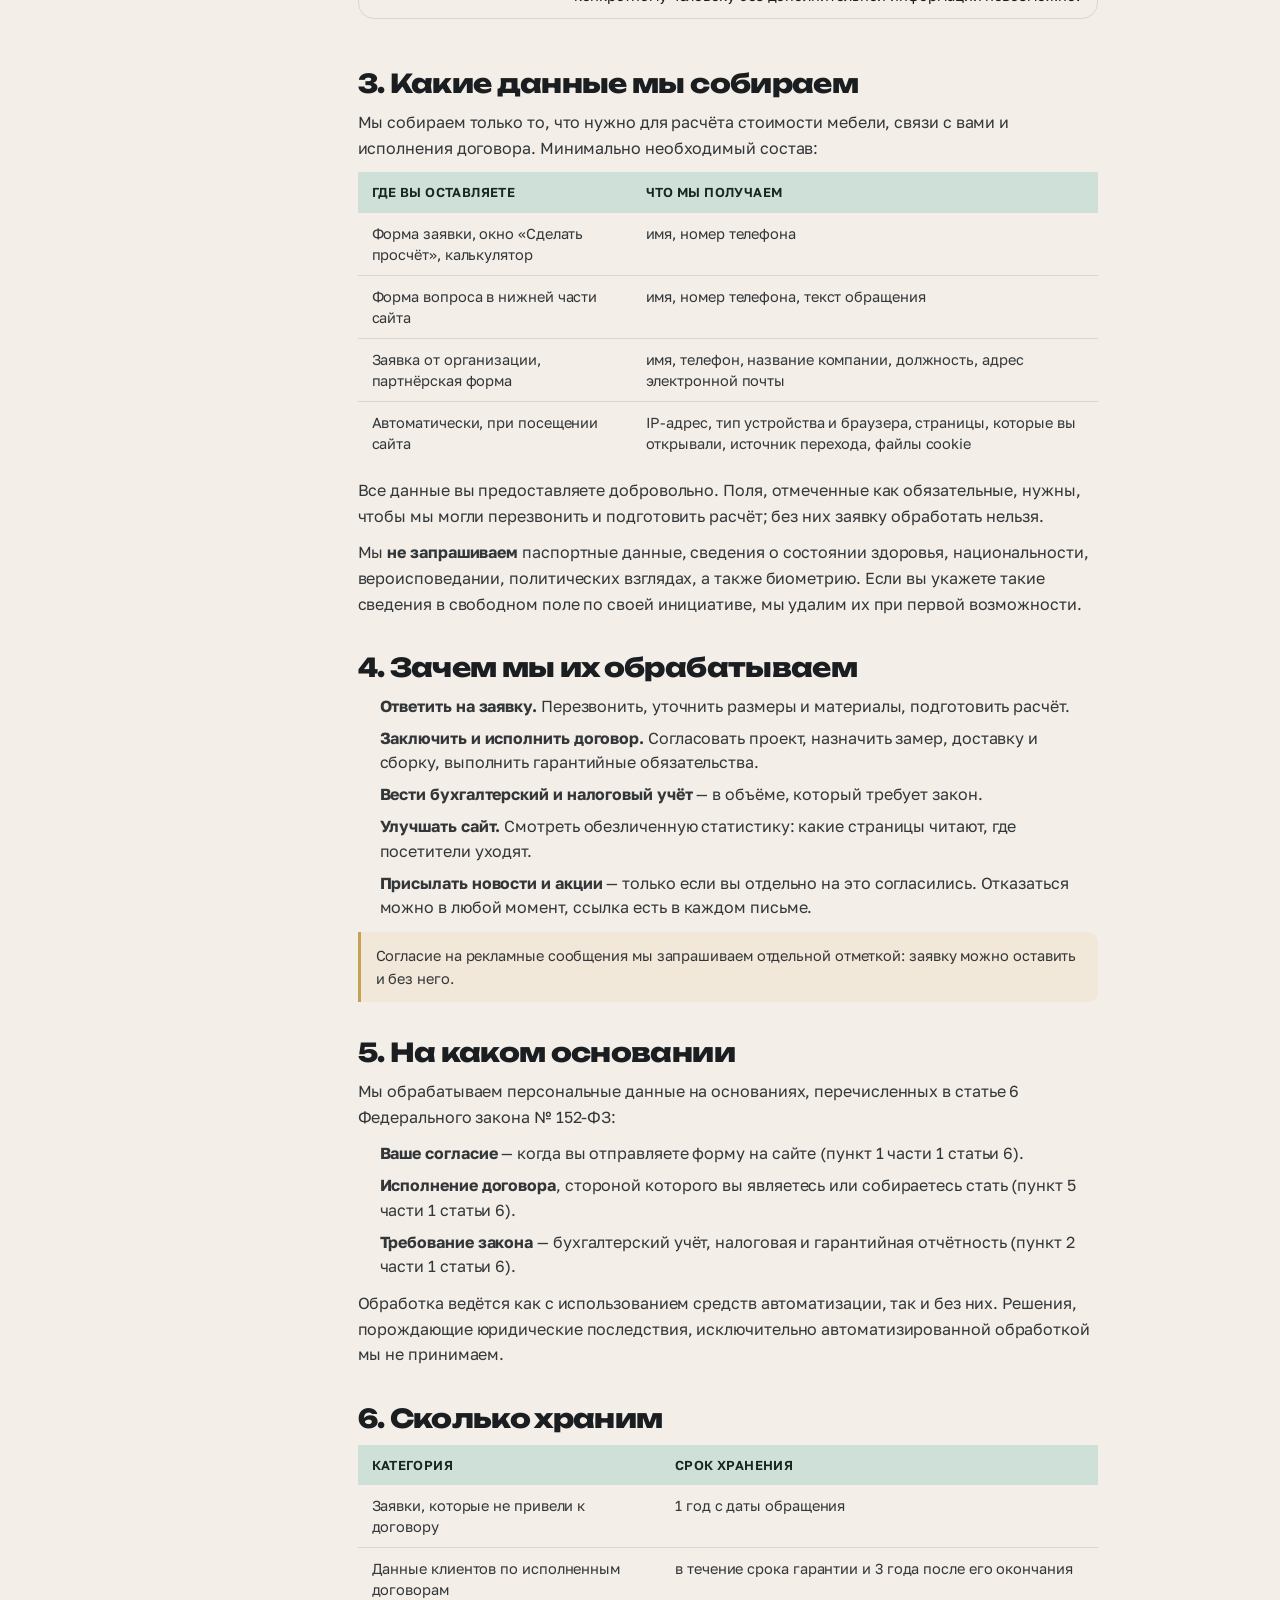
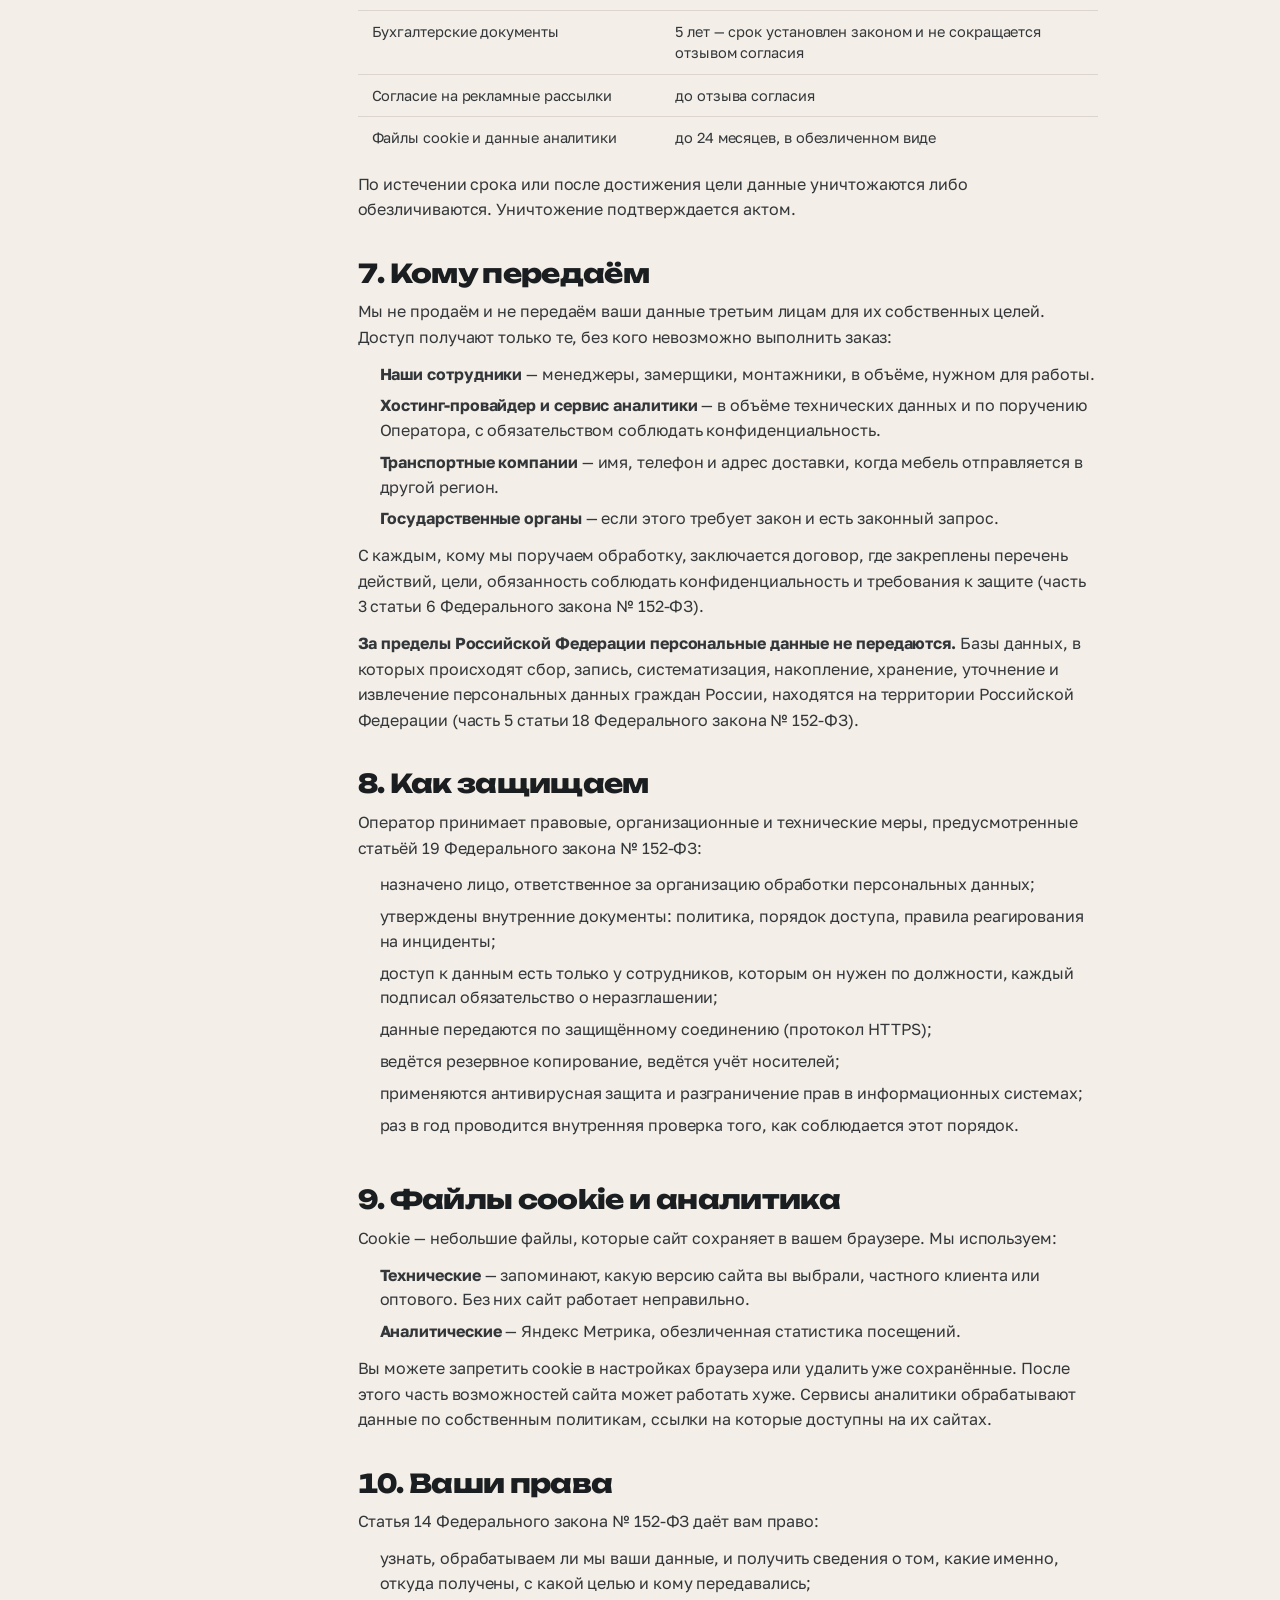
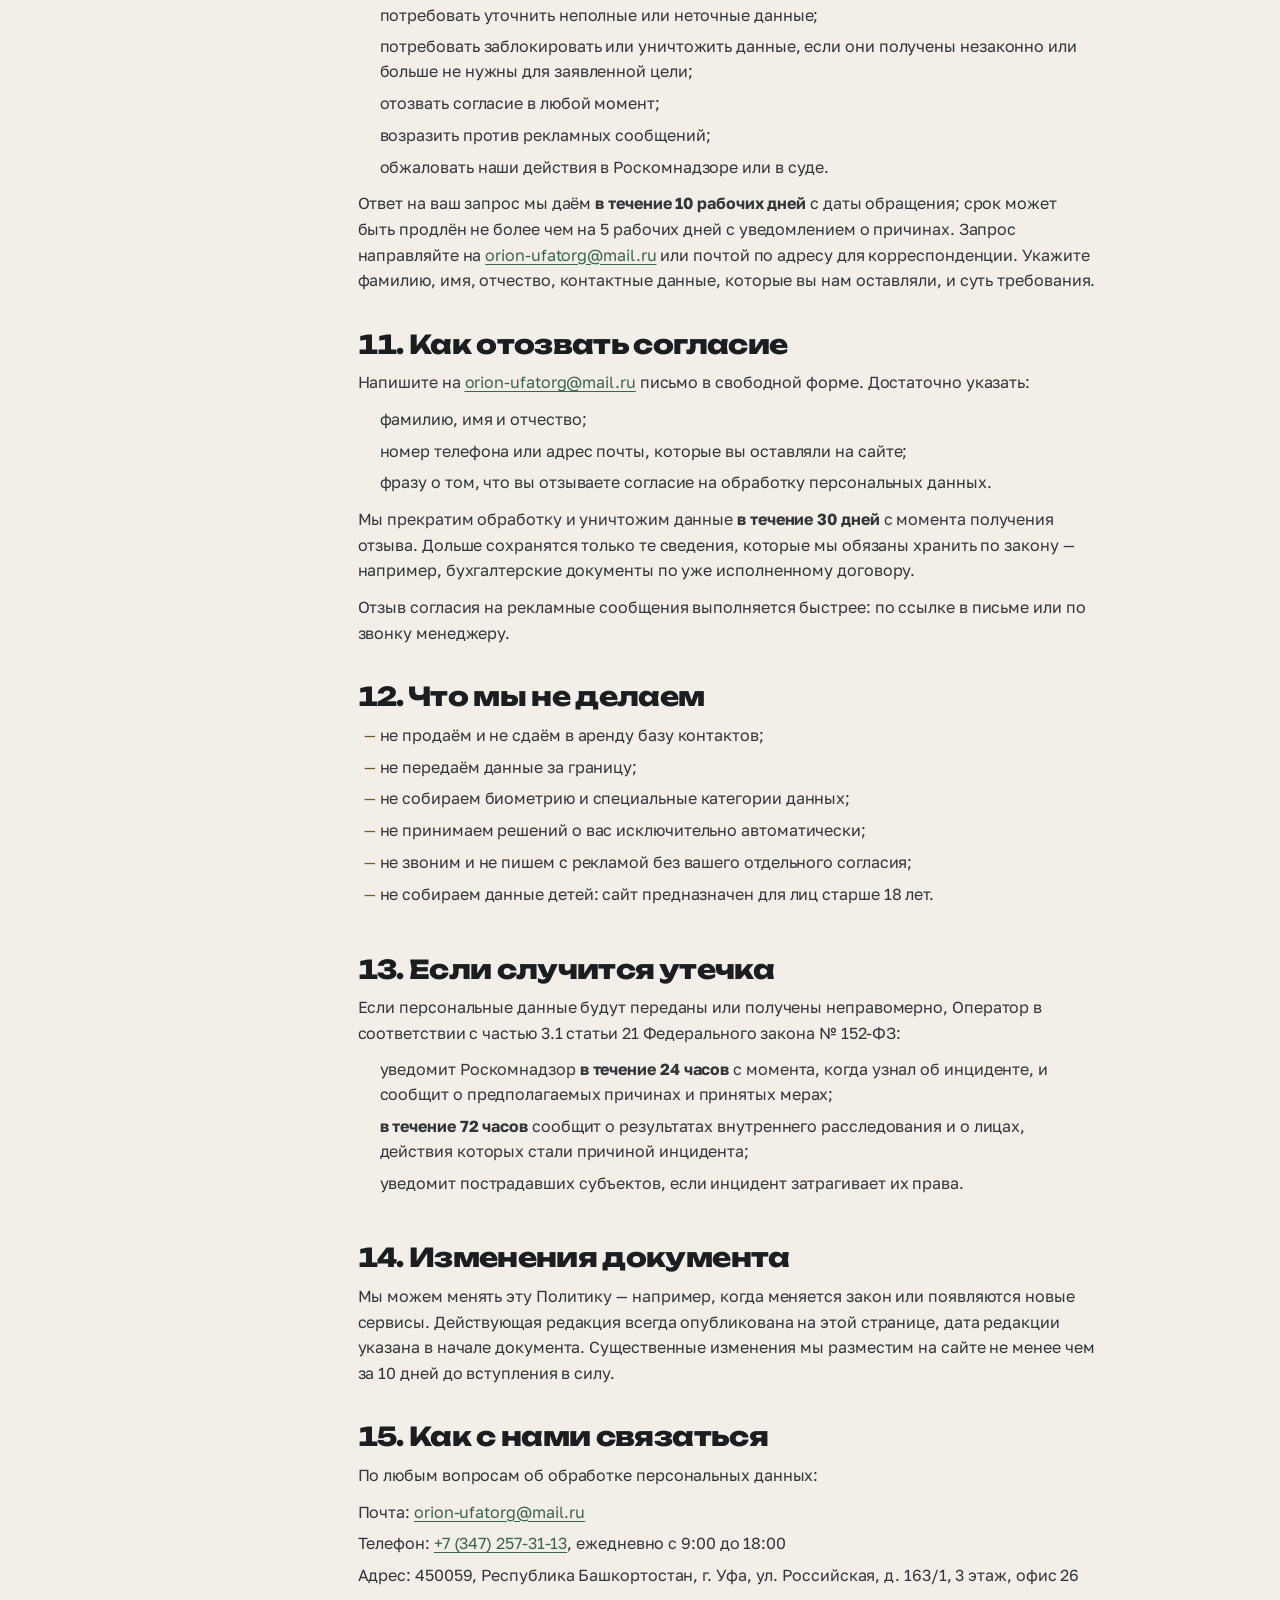
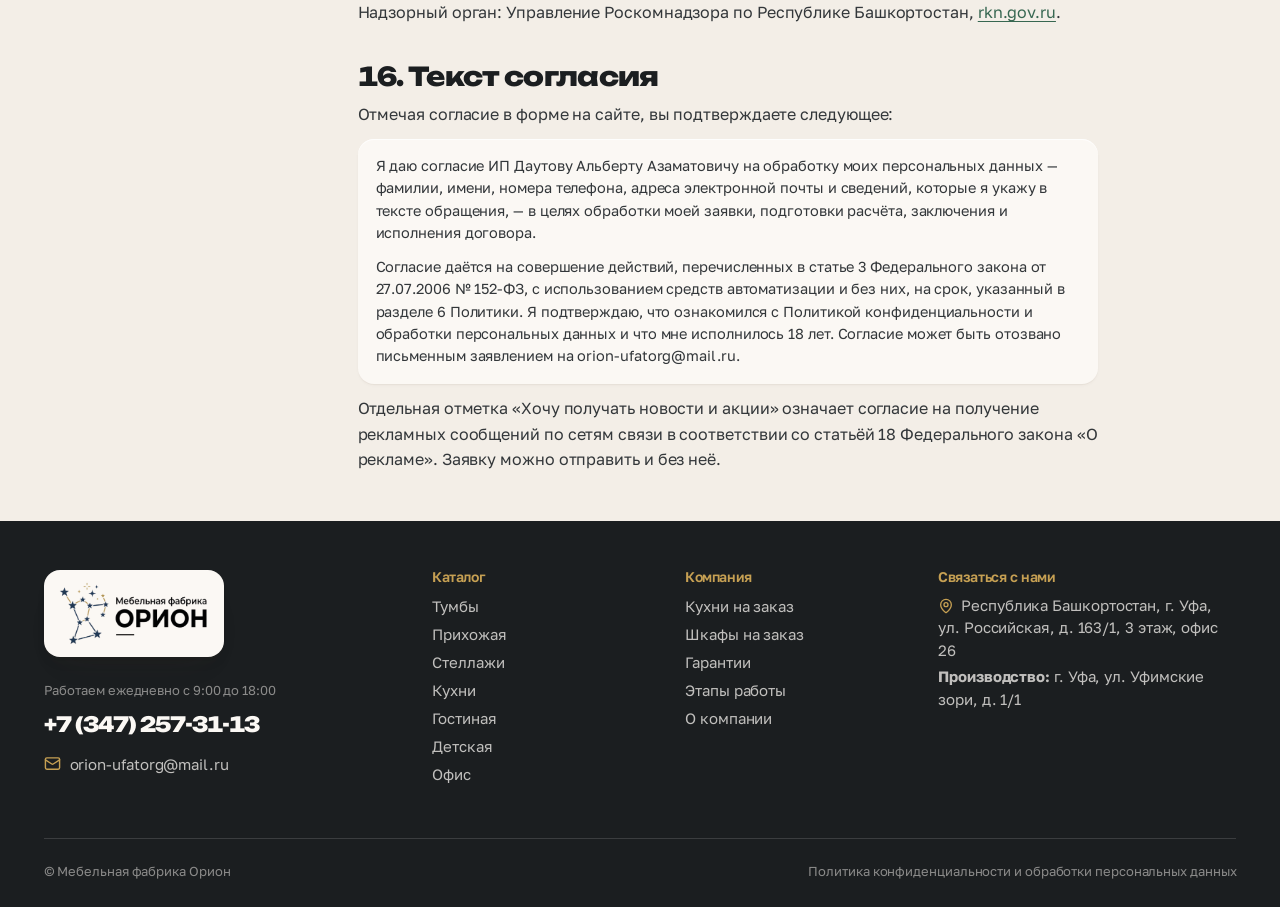
<file: politika.html>
<!DOCTYPE html>
<html lang="ru">
<head>
<!-- Yandex.Metrika counter -->
<script type="text/javascript">
  (function(m,e,t,r,i,k,a){m[i]=m[i]||function(){(m[i].a=m[i].a||[]).push(arguments)};
  m[i].l=1*new Date();
  for (var j = 0; j < document.scripts.length; j++) {if (document.scripts[j].src === r) { return; }}
  k=e.createElement(t),a=e.getElementsByTagName(t)[0],k.async=1,k.src=r,a.parentNode.insertBefore(k,a)})
  (window, document, "script", "https://mc.yandex.ru/metrika/tag.js", "ym");

  ym(108252333, "init", {
       clickmap: true,
       trackLinks: true,
       accurateTrackBounce: true,
       webvisor: true
  });
</script>
<noscript><div><img src="https://mc.yandex.ru/watch/108252333" style="position:absolute; left:-9999px;" alt="" /></div></noscript>
<!-- /Yandex.Metrika counter -->
<meta charset="utf-8">
<meta name="viewport" content="width=device-width, initial-scale=1">
<title>Политика конфиденциальности и обработки персональных данных — Орион</title>
<meta name="description" content="Как мебельная фабрика Орион собирает, хранит и защищает персональные данные: цели, сроки, права субъекта, порядок отзыва согласия.">
<link rel="icon" href="img/logo.webp">
<link rel="preconnect" href="https://fonts.googleapis.com">
<link rel="preconnect" href="https://fonts.gstatic.com" crossorigin>
<link href="https://fonts.googleapis.com/css2?family=Unbounded:wght@600;700;800&family=Golos+Text:wght@400;500;600;700&family=Marck+Script&display=swap" rel="stylesheet">
<link rel="stylesheet" href="css/style.css">

  <link rel="canonical" href="https://xn----btblblwdghbu7m.xn--p1ai/politika">
  <meta property="og:type" content="website">
  <meta property="og:site_name" content="Мебельная фабрика Орион">
  <meta property="og:locale" content="ru_RU">
  <meta property="og:title" content="Политика конфиденциальности и обработки персональных данных — Орион">
  <meta property="og:description" content="Как мебельная фабрика Орион собирает, хранит и защищает персональные данные: цели, сроки, права субъекта, порядок отзыва согласия.">
  <meta property="og:url" content="https://xn----btblblwdghbu7m.xn--p1ai/politika">
  <meta property="og:image" content="https://xn----btblblwdghbu7m.xn--p1ai/img/hero.png">
  <meta property="og:image:alt" content="Интерьер с мебелью производства фабрики Орион">
  <meta name="twitter:card" content="summary_large_image">
  <meta name="robots" content="index, follow">
</head>
<body data-aud="private" class="page">

<svg class="sprite" aria-hidden="true" focusable="false"><defs>
<symbol id="i-arrow" viewBox="0 0 24 24"><path d="M5 12h14"/><path d="m12 5 7 7-7 7"/></symbol>
<symbol id="i-up-right" viewBox="0 0 24 24"><path d="M7 7h10v10"/><path d="M7 17 17 7"/></symbol>
<symbol id="i-check" viewBox="0 0 24 24"><path d="M20 6 9 17l-5-5"/></symbol>
<symbol id="i-x" viewBox="0 0 24 24"><path d="M18 6 6 18"/><path d="m6 6 12 12"/></symbol>
<symbol id="i-phone" viewBox="0 0 24 24"><path d="M13.832 16.568a1 1 0 0 0 1.213-.303l.355-.465A2 2 0 0 1 17 15h3a2 2 0 0 1 2 2v3a2 2 0 0 1-2 2A18 18 0 0 1 2 4a2 2 0 0 1 2-2h3a2 2 0 0 1 2 2v3a2 2 0 0 1-.8 1.6l-.468.351a1 1 0 0 0-.292 1.233 14 14 0 0 0 6.392 6.384"/></symbol>
<symbol id="i-mail" viewBox="0 0 24 24"><rect width="20" height="16" x="2" y="4" rx="2"/><path d="m22 7-8.97 5.7a1.94 1.94 0 0 1-2.06 0L2 7"/></symbol>
<symbol id="i-pin" viewBox="0 0 24 24"><path d="M20 10c0 4.993-5.539 10.193-7.399 11.799a1 1 0 0 1-1.202 0C9.539 20.193 4 14.993 4 10a8 8 0 0 1 16 0"/><circle cx="12" cy="10" r="3"/></symbol>
<symbol id="i-whatsapp" viewBox="0 0 24 24"><path d="M17.472 14.382c-.297-.149-1.758-.867-2.03-.967-.273-.099-.471-.148-.67.15-.197.297-.767.966-.94 1.164-.173.199-.347.223-.644.075-.297-.15-1.255-.463-2.39-1.475-.883-.788-1.48-1.761-1.653-2.059-.173-.297-.018-.458.13-.606.134-.133.298-.347.446-.52.149-.174.198-.298.298-.497.099-.198.05-.371-.025-.52-.075-.149-.669-1.612-.916-2.207-.242-.579-.487-.5-.669-.51a12.8 12.8 0 0 0-.57-.01c-.198 0-.52.074-.792.372-.272.297-1.04 1.016-1.04 2.479 0 1.462 1.065 2.875 1.213 3.074.149.198 2.096 3.2 5.077 4.487.709.306 1.262.489 1.694.625.712.227 1.36.195 1.871.118.571-.085 1.758-.719 2.006-1.413.248-.694.248-1.289.173-1.413-.074-.124-.272-.198-.57-.347m-5.421 7.403h-.004a9.87 9.87 0 0 1-5.031-1.378l-.361-.214-3.741.982.998-3.648-.235-.374a9.86 9.86 0 0 1-1.51-5.26c.001-5.45 4.436-9.884 9.888-9.884 2.64 0 5.122 1.03 6.988 2.898a9.825 9.825 0 0 1 2.893 6.994c-.003 5.45-4.437 9.884-9.885 9.884m8.413-18.297A11.815 11.815 0 0 0 12.05 0C5.495 0 .16 5.335.157 11.892c0 2.096.547 4.142 1.588 5.945L.057 24l6.305-1.654a11.882 11.882 0 0 0 5.683 1.448h.005c6.554 0 11.89-5.335 11.893-11.893A11.821 11.821 0 0 0 20.465 3.488"/></symbol>
<symbol id="i-send" viewBox="0 0 24 24"><path d="M14.536 21.686a.5.5 0 0 0 .937-.024l6.5-19a.496.496 0 0 0-.635-.635l-19 6.5a.5.5 0 0 0-.024.937l7.93 3.18a2 2 0 0 1 1.112 1.11z"/><path d="m21.854 2.147-10.94 10.939"/></symbol>
<symbol id="i-card" viewBox="0 0 24 24"><rect width="20" height="14" x="2" y="5" rx="2"/><path d="M2 10h20"/></symbol>
<symbol id="i-user" viewBox="0 0 24 24"><circle cx="12" cy="8" r="5"/><path d="M20 21a8 8 0 0 0-16 0"/></symbol>
<symbol id="i-ruler" viewBox="0 0 24 24"><path d="M21.3 15.3a2.4 2.4 0 0 1 0 3.4l-2.6 2.6a2.4 2.4 0 0 1-3.4 0L2.7 8.7a2.41 2.41 0 0 1 0-3.4l2.6-2.6a2.41 2.41 0 0 1 3.4 0Z"/><path d="m14.5 12.5 2-2"/><path d="m11.5 9.5 2-2"/><path d="m8.5 6.5 2-2"/><path d="m17.5 15.5 2-2"/></symbol>
<symbol id="i-shield" viewBox="0 0 24 24"><path d="M20 13c0 5-3.5 7.5-7.66 8.95a1 1 0 0 1-.67-.01C7.5 20.5 4 18 4 13V6a1 1 0 0 1 1-1c2 0 4.5-1.2 6.24-2.72a1.17 1.17 0 0 1 1.52 0C14.51 3.81 17 5 19 5a1 1 0 0 1 1 1z"/><path d="m9 12 2 2 4-4"/></symbol>
<symbol id="i-tag" viewBox="0 0 24 24"><path d="M12.586 2.586A2 2 0 0 0 11.172 2H4a2 2 0 0 0-2 2v7.172a2 2 0 0 0 .586 1.414l8.704 8.704a2.426 2.426 0 0 0 3.42 0l6.58-6.58a2.426 2.426 0 0 0 0-3.42z"/><circle cx="7.5" cy="7.5" r=".5" fill="currentColor"/></symbol>
<symbol id="i-box" viewBox="0 0 24 24"><path d="M11 21.73a2 2 0 0 0 2 0l7-4A2 2 0 0 0 21 16V8a2 2 0 0 0-1-1.73l-7-4a2 2 0 0 0-2 0l-7 4A2 2 0 0 0 3 8v8a2 2 0 0 0 1 1.73z"/><path d="M12 22V12"/><path d="m3.3 7 7.703 4.734a2 2 0 0 0 1.994 0L20.7 7"/><path d="m7.5 4.27 9 5.15"/></symbol>
<symbol id="i-clock" viewBox="0 0 24 24"><path d="M12 6v6l4 2"/><circle cx="12" cy="12" r="10"/></symbol>
<symbol id="i-truck" viewBox="0 0 24 24"><path d="M14 18V6a2 2 0 0 0-2-2H4a2 2 0 0 0-2 2v11a1 1 0 0 0 1 1h2"/><path d="M15 18H9"/><path d="M19 18h2a1 1 0 0 0 1-1v-3.65a1 1 0 0 0-.22-.624l-3.48-4.35A1 1 0 0 0 17.52 8H14"/><circle cx="17" cy="18" r="2"/><circle cx="7" cy="18" r="2"/></symbol>
<symbol id="i-factory" viewBox="0 0 24 24"><path d="M12 16h.01"/><path d="M16 16h.01"/><path d="M3 19a2 2 0 0 0 2 2h14a2 2 0 0 0 2-2V9.87a.5.5 0 0 0-.72-.45l-5.56 2.78A.5.5 0 0 1 14 11.76V9.87a.5.5 0 0 0-.72-.45l-5.56 2.78A.5.5 0 0 1 7 11.76V5a1 1 0 0 0-1-1H4a1 1 0 0 0-1 1z"/><path d="M8 16h.01"/></symbol>
<symbol id="i-gift" viewBox="0 0 24 24"><rect x="3" y="8" width="18" height="4" rx="1"/><path d="M12 8v13"/><path d="M19 12v7a2 2 0 0 1-2 2H7a2 2 0 0 1-2-2v-7"/><path d="M7.5 8a2.5 2.5 0 0 1 0-5A4.8 8 0 0 1 12 8a4.8 8 0 0 1 4.5-5 2.5 2.5 0 0 1 0 5"/></symbol>
<symbol id="i-map" viewBox="0 0 24 24"><path d="M14.106 5.553a2 2 0 0 0 1.788 0l3.659-1.83A1 1 0 0 1 21 4.619v12.764a1 1 0 0 1-.553.894l-4.553 2.277a2 2 0 0 1-1.788 0l-4.212-2.106a2 2 0 0 0-1.788 0l-3.659 1.83A1 1 0 0 1 3 19.381V6.618a1 1 0 0 1 .553-.894l4.553-2.277a2 2 0 0 1 1.788 0z"/><path d="M15 5.764v15"/><path d="M9 3.236v15"/></symbol>
<symbol id="i-handshake" viewBox="0 0 24 24"><path d="m11 17 2 2a1 1 0 1 0 3-3"/><path d="m14 14 2.5 2.5a1 1 0 1 0 3-3l-3.88-3.88a3 3 0 0 0-4.24 0l-.88.88a1 1 0 1 1-3-3l2.81-2.81a5.79 5.79 0 0 1 7.06-.87l.47.28a2 2 0 0 0 1.42.25L21 4"/><path d="m21 3 1 11h-2"/><path d="M3 3 2 14l6.5 6.5a1 1 0 1 0 3-3"/><path d="M3 4h8"/></symbol>
<symbol id="i-scissors" viewBox="0 0 24 24"><circle cx="6" cy="6" r="3"/><path d="M8.12 8.12 12 12"/><path d="M20 4 8.12 15.88"/><circle cx="6" cy="18" r="3"/><path d="M14.8 14.8 20 20"/></symbol>
<symbol id="i-wallet" viewBox="0 0 24 24"><path d="M19 7V4a1 1 0 0 0-1-1H5a2 2 0 0 0 0 4h15a1 1 0 0 1 1 1v4h-3a2 2 0 0 0 0 4h3a1 1 0 0 0 1-1v-2a1 1 0 0 0-1-1"/><path d="M3 5v14a2 2 0 0 0 2 2h15a1 1 0 0 0 1-1v-4"/></symbol>
<symbol id="i-help" viewBox="0 0 24 24"><circle cx="12" cy="12" r="10"/><path d="M9.09 9a3 3 0 0 1 5.83 1c0 2-3 3-3 3"/><path d="M12 17h.01"/></symbol>
<symbol id="i-layers" viewBox="0 0 24 24"><path d="M12.83 2.18a2 2 0 0 0-1.66 0L2.6 6.08a1 1 0 0 0 0 1.83l8.58 3.91a2 2 0 0 0 1.66 0l8.58-3.9a1 1 0 0 0 0-1.83z"/><path d="M2 12a1 1 0 0 0 .58.91l8.6 3.91a2 2 0 0 0 1.65 0l8.58-3.9A1 1 0 0 0 22 12"/><path d="M2 17a1 1 0 0 0 .58.91l8.6 3.91a2 2 0 0 0 1.65 0l8.58-3.9A1 1 0 0 0 22 17"/></symbol>
<symbol id="i-palette" viewBox="0 0 24 24"><path d="M12 22a1 1 0 0 1 0-20 10 9 0 0 1 10 9 5 5 0 0 1-5 5h-2.25a1.75 1.75 0 0 0-1.4 2.8l.3.4a1.75 1.75 0 0 1-1.4 2.8z"/><circle cx="13.5" cy="6.5" r=".5" fill="currentColor"/><circle cx="17.5" cy="10.5" r=".5" fill="currentColor"/><circle cx="6.5" cy="12.5" r=".5" fill="currentColor"/><circle cx="8.5" cy="7.5" r=".5" fill="currentColor"/></symbol>
<symbol id="i-orion" viewBox="0 0 556 731"><g fill="none" stroke-linecap="round"><path stroke="#22314A" stroke-width="18" d="M427,597L160,664M427,597L313,428M160,664L232,467M152,275L232,467M523,264L344,279"/><path stroke="#C6A053" stroke-width="18" d="M60,126L152,275M152,275L265,210M523,264L490,380M232,467L313,428M313,428L344,279M344,279L265,210"/></g><path fill="#22314A" d="M60.0,90.0L68.9,113.8L94.2,114.9L74.4,130.7L81.2,155.1L60.0,141.1L38.8,155.1L45.6,130.7L25.8,114.9L51.1,113.8ZM427.0,561.0L435.9,584.8L461.2,585.9L441.4,601.7L448.2,626.1L427.0,612.1L405.8,626.1L412.6,601.7L392.8,585.9L418.1,584.8ZM160.0,628.0L168.9,651.8L194.2,652.9L174.4,668.7L181.2,693.1L160.0,679.1L138.8,693.1L145.6,668.7L125.8,652.9L151.1,651.8ZM152.0,239.0L160.9,262.8L186.2,263.9L166.4,279.7L173.2,304.1L152.0,290.1L130.8,304.1L137.6,279.7L117.8,263.9L143.1,262.8ZM523.0,238.0L529.4,255.2L547.7,256.0L533.4,267.4L538.3,285.0L523.0,274.9L507.7,285.0L512.6,267.4L498.3,256.0L516.6,255.2ZM232.0,441.0L238.4,458.2L256.7,459.0L242.4,470.4L247.3,488.0L232.0,477.9L216.7,488.0L221.6,470.4L207.3,459.0L225.6,458.2ZM313.0,402.0L319.4,419.2L337.7,420.0L323.4,431.4L328.3,449.0L313.0,438.9L297.7,449.0L302.6,431.4L288.3,420.0L306.6,419.2ZM344.0,253.0L350.4,270.2L368.7,271.0L354.4,282.4L359.3,300.0L344.0,289.9L328.7,300.0L333.6,282.4L319.3,271.0L337.6,270.2ZM265.0,184.0L271.4,201.2L289.7,202.0L275.4,213.4L280.3,231.0L265.0,220.9L249.7,231.0L254.6,213.4L240.3,202.0L258.6,201.2ZM372.0,119.0L377.2,132.9L392.0,133.5L380.4,142.7L384.3,157.0L372.0,148.8L359.7,157.0L363.6,142.7L352.0,133.5L366.8,132.9ZM490.0,359.0L495.2,372.9L510.0,373.5L498.4,382.7L502.3,397.0L490.0,388.8L477.7,397.0L481.6,382.7L470.0,373.5L484.8,372.9Z"/><path fill="#C6A053" d="M110,181.0Q110,205.0 140.0,211Q110,217.0 110,241.0Q110,217.0 80.0,211Q110,205.0 110,181.0ZM225,102.0Q225,115.6 242.0,119Q225,122.4 225,136.0Q225,122.4 208.0,119Q225,115.6 225,102.0ZM308,224.0Q308,239.2 327.0,243Q308,246.8 308,262.0Q308,246.8 289.0,243Q308,239.2 308,224.0ZM491,145.0Q491,161.8 512.0,166Q491,170.2 491,187.0Q491,170.2 470.0,166Q491,161.8 491,145.0ZM506,195.0Q506,207.0 521.0,210Q506,213.0 506,225.0Q506,213.0 491.0,210Q506,207.0 506,195.0Z"/></symbol></defs></svg>

<a class="skip" href="#main">К содержанию</a>

<!-- ===== header ===== -->
<header class="hdr" id="hdr">
  <div class="hdr__bar">
    <a class="hdr__logo" href="/" aria-label="Мебельная фабрика Орион, на главную">
      <svg class="hdr__mark" viewBox="0 0 556 731" aria-hidden="true"><use href="#i-orion"/></svg>
      <span class="hdr__logo-txt"><span>Мебельная фабрика</span><b>Орион</b></span>
    </a>

    <nav class="hdr__nav" aria-label="Основная навигация">
      <a href="/#vitrina">Витрина</a>
      <a class="is-here" href="/kuhni">Кухни на заказ</a>
      <a href="/shkafy">Шкафы на заказ</a>
    </nav>

    <div class="switch" role="tablist" aria-label="Тип клиента">
      <span class="switch__thumb" aria-hidden="true"></span>
      <button role="tab" class="switch__btn is-on" data-set="private" aria-selected="true">Частный клиент</button>
      <button role="tab" class="switch__btn" data-set="wholesale" aria-selected="false">Оптовый клиент</button>
    </div>

    <div class="hdr__msg">
      <a class="msg msg--max" href="https://max.ru/u/f9LHodD0cOKpcf6V1b7KFFRNlOT-F7aPVhWO6ETjKrWJQ-p3_H27_Rupp4I" target="_blank" rel="noopener" aria-label="Написать в MAX"><b>max</b></a>
      <a class="msg msg--wa" href="https://wa.me/79509343113" target="_blank" rel="noopener" aria-label="Написать в WhatsApp"><svg class="ico ico--fill"><use href="#i-whatsapp"/></svg></a>
    </div>

    <a class="hdr__tel" href="tel:+73472573113"><span>Звонок бесплатный</span><b>+7 (347) 257-31-13</b></a>

    <button class="btn btn--sm btn--dark btn--icon" type="button" data-modal="Сделать просчёт">
      <span class="btn__t">Сделать просчёт</span><svg class="ico ico--next"><use href="#i-up-right"/></svg><span class="btn__c"><svg class="ico"><use href="#i-up-right"/></svg></span>
    </button>

    <!-- 08. на телефоне звонок должен быть под рукой, а не в бургере -->
    <a class="hdr__call" href="tel:+73472573113" aria-label="Позвонить: +7 (347) 257-31-13"><svg class="ico"><use href="#i-phone"/></svg></a>
    <button class="burger" id="burger" aria-label="Меню" aria-expanded="false"><i></i><i></i><i></i></button>
  </div>
</header>

<div class="mobnav" id="mobnav" hidden>
  <a href="/katalog">Каталог мебели</a>
  <a href="/kuhni">Кухни на заказ</a>
  <a href="/shkafy">Шкафы на заказ</a>
  <a href="/#doveryayut">Гарантии</a>
  <a href="/#about">О компании</a>
  <a href="tel:+73472573113">+7 (347) 257-31-13</a>
</div>


<main id="main">

<!-- первый экран -->
<section class="phero phero--doc">
  <div class="wrap phero__in">
    <div class="phero__copy">
      <p class="eyebrow">Документ</p>
      <h1 class="phero__h"><span class="l">Политика</span><span class="l">конфиден&shy;циальности</span></h1>
      <p class="phero__note">Как мы собираем, храним и защищаем ваши данные. Документ составлен
        по Федеральному закону от 27.07.2006 № 152-ФЗ «О персональных данных».</p>
      <p class="doc__meta">Редакция от 1 сентября 2026 года · версия 2.0</p>
    </div>
  </div>
</section>

<!-- документ -->
<section class="sec doc">
  <div class="wrap doc__in">

    <nav class="doc__toc" aria-label="Содержание документа">
      <p class="doc__toc-t">Содержание</p>
      <ol>
        <li><a href="#p1">Общие положения</a></li>
        <li><a href="#p2">Термины</a></li>
        <li><a href="#p3">Какие данные мы собираем</a></li>
        <li><a href="#p4">Зачем мы их обрабатываем</a></li>
        <li><a href="#p5">На каком основании</a></li>
        <li><a href="#p6">Сколько храним</a></li>
        <li><a href="#p7">Кому передаём</a></li>
        <li><a href="#p8">Как защищаем</a></li>
        <li><a href="#p9">Файлы cookie и аналитика</a></li>
        <li><a href="#p10">Ваши права</a></li>
        <li><a href="#p11">Как отозвать согласие</a></li>
        <li><a href="#p12">Что мы не делаем</a></li>
        <li><a href="#p13">Если случится утечка</a></li>
        <li><a href="#p14">Изменения документа</a></li>
        <li><a href="#p15">Как с нами связаться</a></li>
        <li><a href="#p16">Текст согласия</a></li>
      </ol>
    </nav>

    <div class="doc__body">

      <section id="p1" class="doc__s">
        <h2>1. Общие положения</h2>
        <p>Настоящая Политика конфиденциальности и обработки персональных данных (далее — Политика)
          определяет порядок обработки персональных данных, которые вы передаёте нам через сайт
          <b>орион-мебель.рф</b>, а также меры по обеспечению их безопасности.</p>
        <p>Оператором персональных данных является <b>Даутов Альберт Азаматович</b>, город Уфа,
          Республика Башкортостан (далее — Оператор, «мы»).</p>
        <dl class="doc__req">
          <div><dt>Наименование оператора</dt><dd>ИП Даутов Альберт Азаматович</dd></div>
          <div><dt>ИНН</dt><dd>021400997480</dd></div>
          <div><dt>ОГРНИП</dt><dd>отсутствует</dd></div>
          <div><dt>Адрес для корреспонденции</dt><dd>450059, Республика Башкортостан, г. Уфа,
            ул. Российская, д. 163/1, 3 этаж, офис 26</dd></div>
          <div><dt>Электронная почта</dt><dd><a href="mailto:orion-ufatorg@mail.ru">orion-ufatorg@mail.ru</a></dd></div>
          <div><dt>Телефон</dt><dd><a href="tel:+73472573113">+7 (347) 257-31-13</a></dd></div>
        </dl>
        <p>Политика действует в отношении всех персональных данных, которые Оператор получает
          от посетителей сайта. Используя сайт и отправляя формы, вы подтверждаете, что ознакомились
          с этой Политикой.</p>
        <p class="doc__note">Согласие на обработку персональных данных даётся отдельным действием —
          отметкой в форме. Продолжение просмотра сайта само по себе согласием не является.</p>
      </section>

      <section id="p2" class="doc__s">
        <h2>2. Термины</h2>
        <dl class="doc__terms">
          <div><dt>Персональные данные</dt>
            <dd>любая информация, относящаяся прямо или косвенно к определённому
              или определяемому физическому лицу.</dd></div>
          <div><dt>Обработка</dt>
            <dd>любое действие с персональными данными: сбор, запись, систематизация, накопление,
              хранение, уточнение, извлечение, использование, передача, обезличивание, блокирование,
              удаление, уничтожение.</dd></div>
          <div><dt>Оператор</dt>
            <dd>лицо, которое организует и определяет цели обработки персональных данных, —
              в данном случае ИП Даутов Альберт Азаматович.</dd></div>
          <div><dt>Субъект</dt>
            <dd>физическое лицо, к которому относятся персональные данные, — вы.</dd></div>
          <div><dt>Обезличивание</dt>
            <dd>действия, после которых определить принадлежность данных конкретному человеку
              без дополнительной информации невозможно.</dd></div>
        </dl>
      </section>

      <section id="p3" class="doc__s">
        <h2>3. Какие данные мы собираем</h2>
        <p>Мы собираем только то, что нужно для расчёта стоимости мебели, связи с вами
          и исполнения договора. Минимально необходимый состав:</p>
        <table class="doc__table">
          <thead><tr><th>Где вы оставляете</th><th>Что мы получаем</th></tr></thead>
          <tbody>
            <tr><td>Форма заявки, окно «Сделать просчёт», калькулятор</td>
                <td>имя, номер телефона</td></tr>
            <tr><td>Форма вопроса в нижней части сайта</td>
                <td>имя, номер телефона, текст обращения</td></tr>
            <tr><td>Заявка от организации, партнёрская форма</td>
                <td>имя, телефон, название компании, должность, адрес электронной почты</td></tr>
            <tr><td>Автоматически, при посещении сайта</td>
                <td>IP-адрес, тип устройства и браузера, страницы, которые вы открывали,
                    источник перехода, файлы cookie</td></tr>
          </tbody>
        </table>
        <p>Все данные вы предоставляете добровольно. Поля, отмеченные как обязательные,
          нужны, чтобы мы могли перезвонить и подготовить расчёт; без них заявку обработать нельзя.</p>
        <p>Мы <b>не запрашиваем</b> паспортные данные, сведения о состоянии здоровья, национальности,
          вероисповедании, политических взглядах, а также биометрию. Если вы укажете такие сведения
          в свободном поле по своей инициативе, мы удалим их при первой возможности.</p>
      </section>

      <section id="p4" class="doc__s">
        <h2>4. Зачем мы их обрабатываем</h2>
        <ul class="doc__list">
          <li><b>Ответить на заявку.</b> Перезвонить, уточнить размеры и материалы, подготовить расчёт.</li>
          <li><b>Заключить и исполнить договор.</b> Согласовать проект, назначить замер, доставку
            и сборку, выполнить гарантийные обязательства.</li>
          <li><b>Вести бухгалтерский и налоговый учёт</b> — в объёме, который требует закон.</li>
          <li><b>Улучшать сайт.</b> Смотреть обезличенную статистику: какие страницы читают,
            где посетители уходят.</li>
          <li><b>Присылать новости и акции</b> — только если вы отдельно на это согласились.
            Отказаться можно в любой момент, ссылка есть в каждом письме.</li>
        </ul>
        <p class="doc__note">Согласие на рекламные сообщения мы запрашиваем отдельной отметкой:
          заявку можно оставить и без него.</p>
      </section>

      <section id="p5" class="doc__s">
        <h2>5. На каком основании</h2>
        <p>Мы обрабатываем персональные данные на основаниях, перечисленных в статье 6
          Федерального закона № 152-ФЗ:</p>
        <ul class="doc__list">
          <li><b>Ваше согласие</b> — когда вы отправляете форму на сайте (пункт 1 части 1 статьи 6).</li>
          <li><b>Исполнение договора</b>, стороной которого вы являетесь или собираетесь стать
            (пункт 5 части 1 статьи 6).</li>
          <li><b>Требование закона</b> — бухгалтерский учёт, налоговая и гарантийная отчётность
            (пункт 2 части 1 статьи 6).</li>
        </ul>
        <p>Обработка ведётся как с использованием средств автоматизации, так и без них.
          Решения, порождающие юридические последствия, исключительно автоматизированной
          обработкой мы не принимаем.</p>
      </section>

      <section id="p6" class="doc__s">
        <h2>6. Сколько храним</h2>
        <table class="doc__table">
          <thead><tr><th>Категория</th><th>Срок хранения</th></tr></thead>
          <tbody>
            <tr><td>Заявки, которые не привели к договору</td>
                <td>1 год с даты обращения</td></tr>
            <tr><td>Данные клиентов по исполненным договорам</td>
                <td>в течение срока гарантии и 3 года после его окончания</td></tr>
            <tr><td>Бухгалтерские документы</td>
                <td>5 лет — срок установлен законом и не сокращается отзывом согласия</td></tr>
            <tr><td>Согласие на рекламные рассылки</td>
                <td>до отзыва согласия</td></tr>
            <tr><td>Файлы cookie и данные аналитики</td>
                <td>до 24 месяцев, в обезличенном виде</td></tr>
          </tbody>
        </table>
        <p>По истечении срока или после достижения цели данные уничтожаются либо обезличиваются.
          Уничтожение подтверждается актом.</p>
      </section>

      <section id="p7" class="doc__s">
        <h2>7. Кому передаём</h2>
        <p>Мы не продаём и не передаём ваши данные третьим лицам для их собственных целей.
          Доступ получают только те, без кого невозможно выполнить заказ:</p>
        <ul class="doc__list">
          <li><b>Наши сотрудники</b> — менеджеры, замерщики, монтажники, в объёме, нужном для работы.</li>
          <li><b>Хостинг-провайдер и сервис аналитики</b> — в объёме технических данных
            и по поручению Оператора, с обязательством соблюдать конфиденциальность.</li>
          <li><b>Транспортные компании</b> — имя, телефон и адрес доставки, когда мебель отправляется
            в другой регион.</li>
          <li><b>Государственные органы</b> — если этого требует закон и есть законный запрос.</li>
        </ul>
        <p>С каждым, кому мы поручаем обработку, заключается договор, где закреплены перечень
          действий, цели, обязанность соблюдать конфиденциальность и требования к защите (часть 3
          статьи 6 Федерального закона № 152-ФЗ).</p>
        <p><b>За пределы Российской Федерации персональные данные не передаются.</b>
          Базы данных, в которых происходят сбор, запись, систематизация, накопление, хранение,
          уточнение и извлечение персональных данных граждан России, находятся на территории
          Российской Федерации (часть 5 статьи 18 Федерального закона № 152-ФЗ).</p>
      </section>

      <section id="p8" class="doc__s">
        <h2>8. Как защищаем</h2>
        <p>Оператор принимает правовые, организационные и технические меры, предусмотренные
          статьёй 19 Федерального закона № 152-ФЗ:</p>
        <ul class="doc__list">
          <li>назначено лицо, ответственное за организацию обработки персональных данных;</li>
          <li>утверждены внутренние документы: политика, порядок доступа, правила реагирования
            на инциденты;</li>
          <li>доступ к данным есть только у сотрудников, которым он нужен по должности,
            каждый подписал обязательство о неразглашении;</li>
          <li>данные передаются по защищённому соединению (протокол HTTPS);</li>
          <li>ведётся резервное копирование, ведётся учёт носителей;</li>
          <li>применяются антивирусная защита и разграничение прав в информационных системах;</li>
          <li>раз в год проводится внутренняя проверка того, как соблюдается этот порядок.</li>
        </ul>
      </section>

      <section id="p9" class="doc__s">
        <h2>9. Файлы cookie и аналитика</h2>
        <p>Cookie — небольшие файлы, которые сайт сохраняет в вашем браузере. Мы используем:</p>
        <ul class="doc__list">
          <li><b>Технические</b> — запоминают, какую версию сайта вы выбрали, частного клиента
            или оптового. Без них сайт работает неправильно.</li>
          <li><b>Аналитические</b> — Яндекс Метрика, обезличенная статистика посещений.</li>
        </ul>
        <p>Вы можете запретить cookie в настройках браузера или удалить уже сохранённые.
          После этого часть возможностей сайта может работать хуже. Сервисы аналитики
          обрабатывают данные по собственным политикам, ссылки на которые доступны на их сайтах.</p>
      </section>

      <section id="p10" class="doc__s">
        <h2>10. Ваши права</h2>
        <p>Статья 14 Федерального закона № 152-ФЗ даёт вам право:</p>
        <ul class="doc__list">
          <li>узнать, обрабатываем ли мы ваши данные, и получить сведения о том,
            какие именно, откуда получены, с какой целью и кому передавались;</li>
          <li>потребовать уточнить неполные или неточные данные;</li>
          <li>потребовать заблокировать или уничтожить данные, если они получены незаконно
            или больше не нужны для заявленной цели;</li>
          <li>отозвать согласие в любой момент;</li>
          <li>возразить против рекламных сообщений;</li>
          <li>обжаловать наши действия в Роскомнадзоре или в суде.</li>
        </ul>
        <p>Ответ на ваш запрос мы даём <b>в течение 10 рабочих дней</b> с даты обращения;
          срок может быть продлён не более чем на 5 рабочих дней с уведомлением о причинах.
          Запрос направляйте на <a href="mailto:orion-ufatorg@mail.ru">orion-ufatorg@mail.ru</a>
          или почтой по адресу для корреспонденции. Укажите фамилию, имя, отчество, контактные
          данные, которые вы нам оставляли, и суть требования.</p>
      </section>

      <section id="p11" class="doc__s">
        <h2>11. Как отозвать согласие</h2>
        <p>Напишите на <a href="mailto:orion-ufatorg@mail.ru">orion-ufatorg@mail.ru</a> письмо
          в свободной форме. Достаточно указать:</p>
        <ul class="doc__list">
          <li>фамилию, имя и отчество;</li>
          <li>номер телефона или адрес почты, которые вы оставляли на сайте;</li>
          <li>фразу о том, что вы отзываете согласие на обработку персональных данных.</li>
        </ul>
        <p>Мы прекратим обработку и уничтожим данные <b>в течение 30 дней</b> с момента получения
          отзыва. Дольше сохранятся только те сведения, которые мы обязаны хранить по закону —
          например, бухгалтерские документы по уже исполненному договору.</p>
        <p>Отзыв согласия на рекламные сообщения выполняется быстрее: по ссылке
          в письме или по звонку менеджеру.</p>
      </section>

      <section id="p12" class="doc__s">
        <h2>12. Что мы не делаем</h2>
        <ul class="doc__list doc__list--no">
          <li>не продаём и не сдаём в аренду базу контактов;</li>
          <li>не передаём данные за границу;</li>
          <li>не собираем биометрию и специальные категории данных;</li>
          <li>не принимаем решений о вас исключительно автоматически;</li>
          <li>не звоним и не пишем с рекламой без вашего отдельного согласия;</li>
          <li>не собираем данные детей: сайт предназначен для лиц старше 18 лет.</li>
        </ul>
      </section>

      <section id="p13" class="doc__s">
        <h2>13. Если случится утечка</h2>
        <p>Если персональные данные будут переданы или получены неправомерно, Оператор
          в соответствии с частью 3.1 статьи 21 Федерального закона № 152-ФЗ:</p>
        <ul class="doc__list">
          <li>уведомит Роскомнадзор <b>в течение 24 часов</b> с момента, когда узнал об инциденте,
            и сообщит о предполагаемых причинах и принятых мерах;</li>
          <li><b>в течение 72 часов</b> сообщит о результатах внутреннего расследования
            и о лицах, действия которых стали причиной инцидента;</li>
          <li>уведомит пострадавших субъектов, если инцидент затрагивает их права.</li>
        </ul>
      </section>

      <section id="p14" class="doc__s">
        <h2>14. Изменения документа</h2>
        <p>Мы можем менять эту Политику — например, когда меняется закон или появляются новые
          сервисы. Действующая редакция всегда опубликована на этой странице, дата редакции
          указана в начале документа. Существенные изменения мы разместим на сайте
          не менее чем за 10 дней до вступления в силу.</p>
      </section>

      <section id="p15" class="doc__s">
        <h2>15. Как с нами связаться</h2>
        <p>По любым вопросам об обработке персональных данных:</p>
        <ul class="doc__list doc__list--plain">
          <li>Почта: <a href="mailto:orion-ufatorg@mail.ru">orion-ufatorg@mail.ru</a></li>
          <li>Телефон: <a href="tel:+73472573113">+7 (347) 257-31-13</a>, ежедневно с 9:00 до 18:00</li>
          <li>Адрес: 450059, Республика Башкортостан, г. Уфа, ул. Российская, д. 163/1,
            3 этаж, офис 26</li>
        </ul>
        <p>Надзорный орган: Управление Роскомнадзора по Республике Башкортостан,
          <a href="https://rkn.gov.ru" target="_blank" rel="noopener">rkn.gov.ru</a>.</p>
      </section>

      <section id="p16" class="doc__s">
        <h2>16. Текст согласия</h2>
        <p>Отмечая согласие в форме на сайте, вы подтверждаете следующее:</p>
        <blockquote class="doc__quote">
          <p>Я даю согласие ИП Даутову Альберту Азаматовичу на обработку моих персональных данных —
            фамилии, имени, номера телефона, адреса электронной почты и сведений, которые я укажу
            в тексте обращения, — в целях обработки моей заявки, подготовки расчёта, заключения
            и исполнения договора.</p>
          <p>Согласие даётся на совершение действий, перечисленных в статье 3 Федерального закона
            от 27.07.2006 № 152-ФЗ, с использованием средств автоматизации и без них,
            на срок, указанный в разделе 6 Политики. Я подтверждаю, что ознакомился с Политикой
            конфиденциальности и обработки персональных данных и что мне исполнилось 18 лет.
            Согласие может быть отозвано письменным заявлением на orion-ufatorg@mail.ru.</p>
        </blockquote>
        <p>Отдельная отметка «Хочу получать новости и акции» означает согласие на получение
          рекламных сообщений по сетям связи в соответствии со статьёй 18 Федерального закона
          «О рекламе». Заявку можно отправить и без неё.</p>
      </section>

    </div>
  </div>
</section>


<!-- ===== footer ===== -->
<footer class="ftr">
  <div class="wrap ftr__in">
    <div class="ftr__brand">
      <img src="img/logo.webp" alt="Мебельная фабрика Орион" width="180" height="72">
      <p class="ftr__hours">Работаем ежедневно с 9:00 до 18:00</p>
      <a class="ftr__tel" href="tel:+73472573113">+7 (347) 257-31-13</a>
      <a class="ftr__mail" href="mailto:orion-ufatorg@mail.ru"><svg class="ico"><use href="#i-mail"/></svg>orion-ufatorg@mail.ru</a>
    </div>

    <nav class="ftr__col" aria-label="Каталог">
      <h3>Каталог</h3>
      <a href="/katalog#vitrina" data-cat="Тумбы">Тумбы</a>
      <a href="/katalog#vitrina" data-cat="Прихожая">Прихожая</a>
      <a href="/katalog#vitrina" data-cat="Стеллажи">Стеллажи</a>
      <a href="/katalog#vitrina" data-cat="Кухни">Кухни</a>
      <a href="/katalog#vitrina" data-cat="Гостинная">Гостиная</a>
      <a href="/katalog#vitrina" data-cat="Детская">Детская</a>
      <a href="/katalog#vitrina" data-cat="Мебель для организаций">Офис</a>
    </nav>

    <nav class="ftr__col" aria-label="Компания">
      <h3>Компания</h3>
      <a href="/kuhni">Кухни на заказ</a>
      <a href="/shkafy">Шкафы на заказ</a>
      <a href="/#doveryayut">Гарантии</a>
      <a href="/#stages">Этапы работы</a>
      <a href="/#about">О компании</a>
    </nav>

    <div class="ftr__col">
      <h3>Связаться с нами</h3>
      <p><svg class="ico ftr__pin"><use href="#i-pin"/></svg>Республика Башкортостан, г. Уфа, ул. Российская, д. 163/1, 3 этаж, офис 26</p>
      <p><b>Производство:</b> г. Уфа, ул. Уфимские зори, д. 1/1</p>
    </div>
  </div>
  <div class="wrap ftr__btm">
    <span>© Мебельная фабрика Орион</span>
    <a href="/politika" id="privacy">Политика конфиденциальности и обработки персональных данных</a>
  </div>
</footer>

<!-- модалка заявки -->
<dialog class="modal" id="modal" aria-labelledby="modalT">
  <button class="modal__x" id="modalClose" aria-label="Закрыть"><svg class="ico"><use href="#i-x"/></svg></button>
  <div class="modal__in">
    <p class="modal__eyebrow" id="modalEyebrow">Заявка</p>
    <h2 class="modal__t" id="modalT">Рассчитать стоимость</h2>
    <p class="modal__lead">Заполните форму — менеджер свяжется с вами в течение часа и назовёт цену с фиксацией в договоре.</p>
    <form class="form" id="modalForm" novalidate>
      <input type="hidden" name="source" id="modalSource">
      <div class="field"><label for="m-name">Ваше имя</label><input id="m-name" name="name" required autocomplete="name" placeholder="Например, Алексей"></div>
      <div class="field"><label for="m-tel">Ваш телефон</label><input id="m-tel" name="phone" type="tel" inputmode="tel" required autocomplete="tel" placeholder="+7 (___) ___-__-__"></div>
      <label class="check"><input type="checkbox" required><span>Согласен(а) с <a href="/politika">политикой конфиденциальности</a> и обработки персональных данных</span></label>
      <button class="btn btn--lg btn--wide" type="submit">
        <span class="btn__t">Отправить заявку</span><svg class="ico ico--next"><use href="#i-up-right"/></svg><span class="btn__c"><svg class="ico"><use href="#i-up-right"/></svg></span>
      </button>
      <p class="form__ok" hidden><svg class="ico"><use href="#i-check"/></svg>Заявка отправлена. Менеджер свяжется с вами в течение часа.</p>
    </form>
    <div class="modal__msg">
      <a href="https://wa.me/79509343113" target="_blank" rel="noopener"><svg class="ico ico--fill"><use href="#i-whatsapp"/></svg>WhatsApp</a>
      <a href="https://max.ru/u/f9LHodD0cOKpcf6V1b7KFFRNlOT-F7aPVhWO6ETjKrWJQ-p3_H27_Rupp4I" target="_blank" rel="noopener"><b class="maxmark">MAX</b></a>
    </div>
  </div>
</dialog>

<dialog class="fdlg" id="fdlg" aria-label="Категории мебели">
  <div class="fdlg__hd"><b>Категория</b><button class="fdlg__x" id="fclose" aria-label="Закрыть"><svg class="ico"><use href="#i-x"/></svg></button></div>
  <div class="fdlg__list" id="fdlgList"></div>
</dialog>

<dialog class="pv" id="pv" aria-label="Карточка товара">
  <button class="pv__x" id="pvClose" aria-label="Закрыть"><svg class="ico"><use href="#i-x"/></svg></button>
  <div class="pv__in"></div>
</dialog>


<!-- модалка заявки -->
<dialog class="modal" id="modal" aria-labelledby="modalT">
  <button class="modal__x" id="modalClose" aria-label="Закрыть"><svg class="ico"><use href="#i-x"/></svg></button>
  <div class="modal__in">
    <p class="modal__eyebrow" id="modalEyebrow">Заявка</p>
    <h2 class="modal__t" id="modalT">Рассчитать стоимость</h2>
    <p class="modal__lead">Заполните форму — менеджер свяжется с вами в течение часа и назовёт цену с фиксацией в договоре.</p>
    <form class="form" id="modalForm" novalidate>
      <input type="hidden" name="source" id="modalSource">
      <div class="field"><label for="m-name">Ваше имя</label><input id="m-name" name="name" required autocomplete="name" placeholder="Например, Алексей"></div>
      <div class="field"><label for="m-tel">Ваш телефон</label><input id="m-tel" name="phone" type="tel" inputmode="tel" required autocomplete="tel" placeholder="+7 (___) ___-__-__"></div>
      <label class="check"><input type="checkbox" required><span>Согласен(а) с <a href="/politika">политикой конфиденциальности</a> и обработки персональных данных</span></label>
      <button class="btn btn--lg btn--wide" type="submit">
        <span class="btn__t">Отправить заявку</span><svg class="ico ico--next"><use href="#i-up-right"/></svg><span class="btn__c"><svg class="ico"><use href="#i-up-right"/></svg></span>
      </button>
      <p class="form__ok" hidden><svg class="ico"><use href="#i-check"/></svg>Заявка отправлена. Менеджер свяжется с вами в течение часа.</p>
    </form>
    <div class="modal__msg">
      <a href="https://wa.me/79509343113" target="_blank" rel="noopener"><svg class="ico ico--fill"><use href="#i-whatsapp"/></svg>WhatsApp</a>
      <a href="https://max.ru/u/f9LHodD0cOKpcf6V1b7KFFRNlOT-F7aPVhWO6ETjKrWJQ-p3_H27_Rupp4I" target="_blank" rel="noopener"><b class="maxmark">MAX</b></a>
    </div>
  </div>
</dialog>

<dialog class="fdlg" id="fdlg" aria-label="Категории мебели">
  <div class="fdlg__hd"><b>Категория</b><button class="fdlg__x" id="fclose" aria-label="Закрыть"><svg class="ico"><use href="#i-x"/></svg></button></div>
  <div class="fdlg__list" id="fdlgList"></div>
</dialog>

<dialog class="pv" id="pv" aria-label="Карточка товара">
  <button class="pv__x" id="pvClose" aria-label="Закрыть"><svg class="ico"><use href="#i-x"/></svg></button>
  <div class="pv__in"></div>
</dialog>


<script src="js/products.js"></script>
<script src="js/app.js"></script>
</body>
</html>
</file>
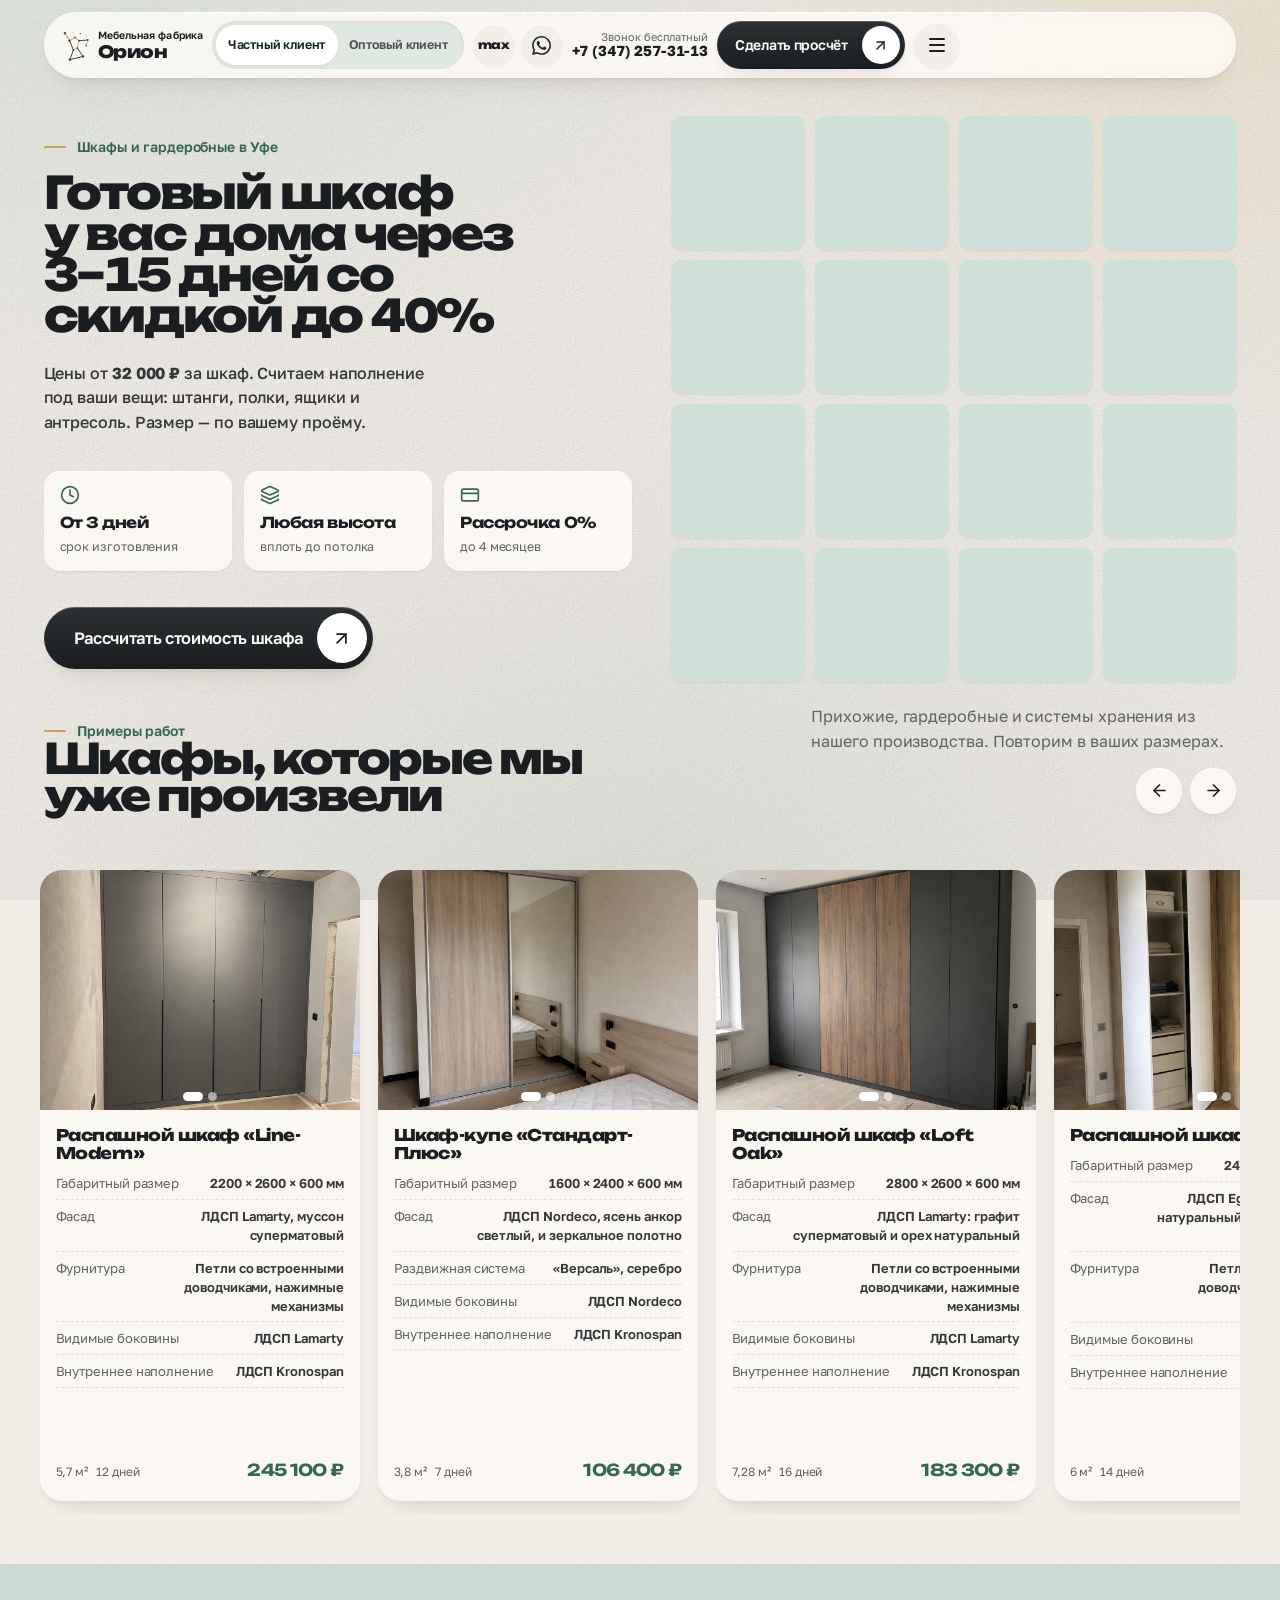
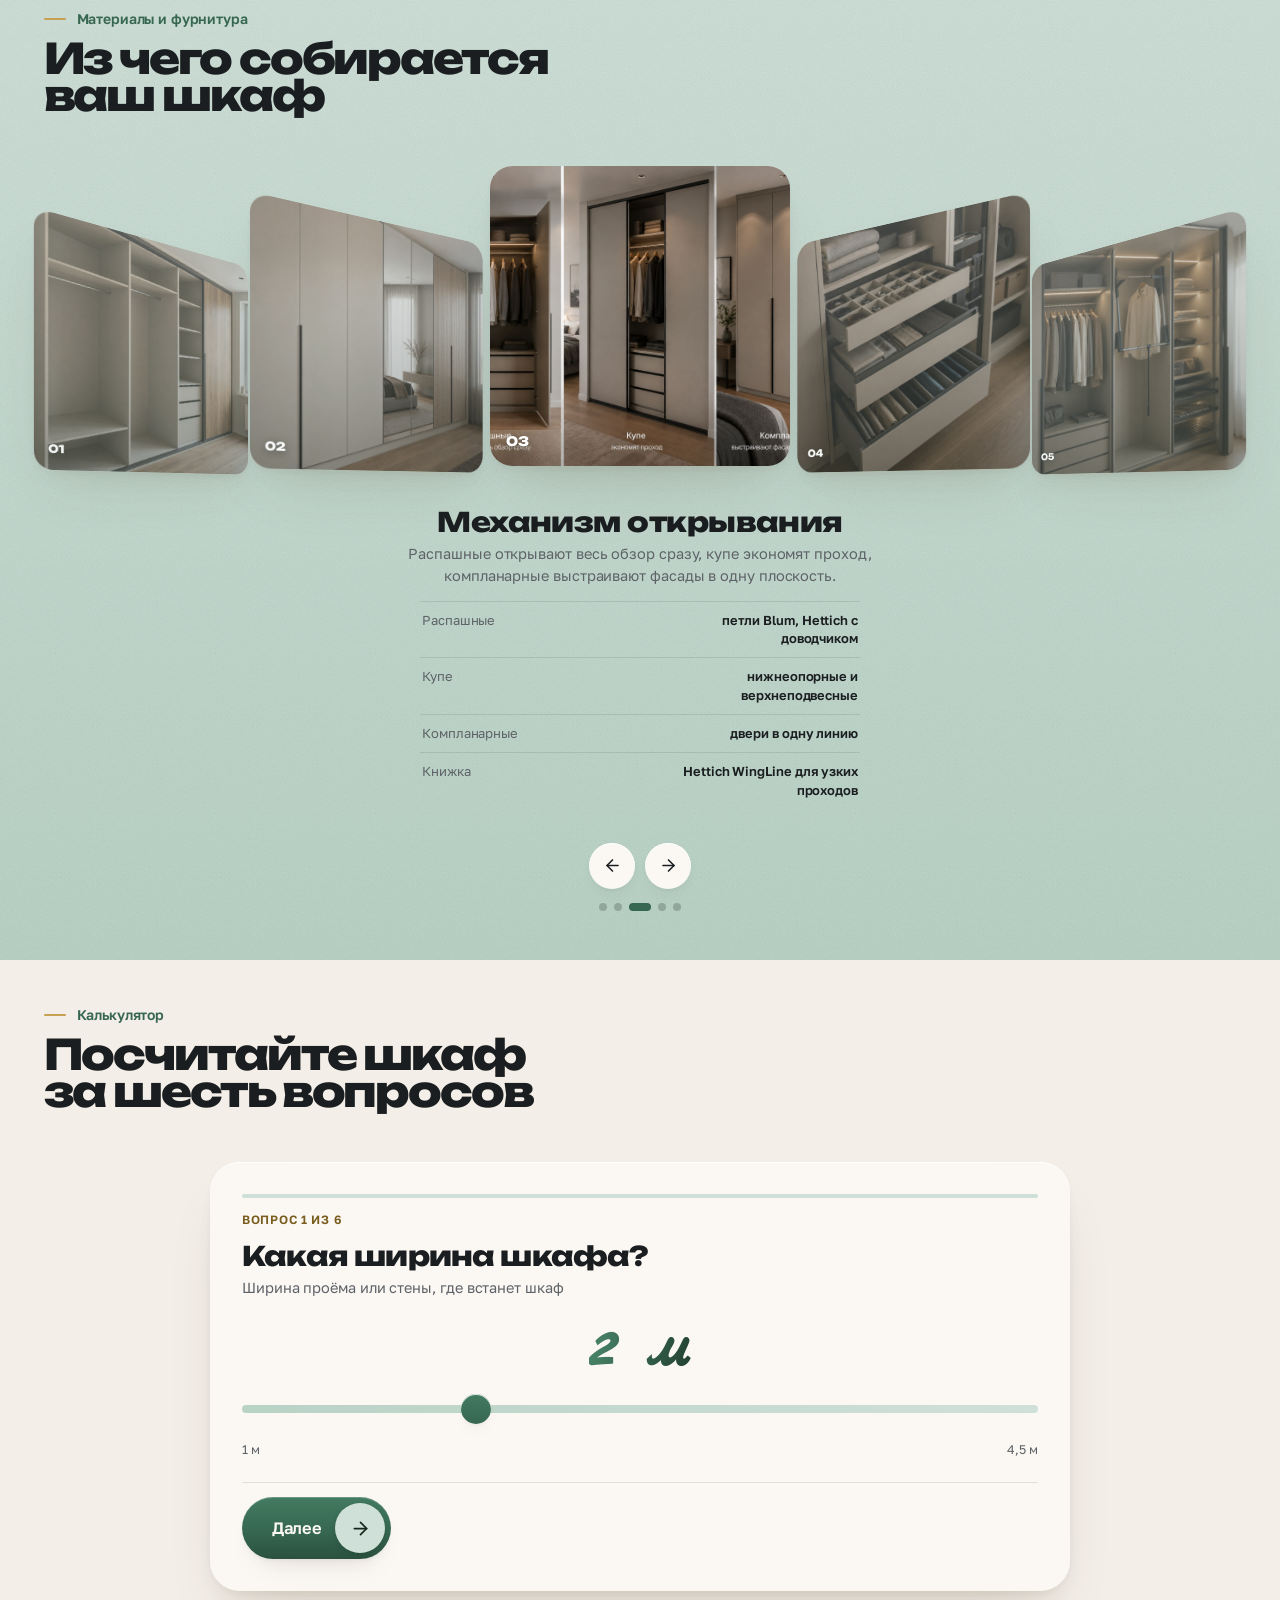
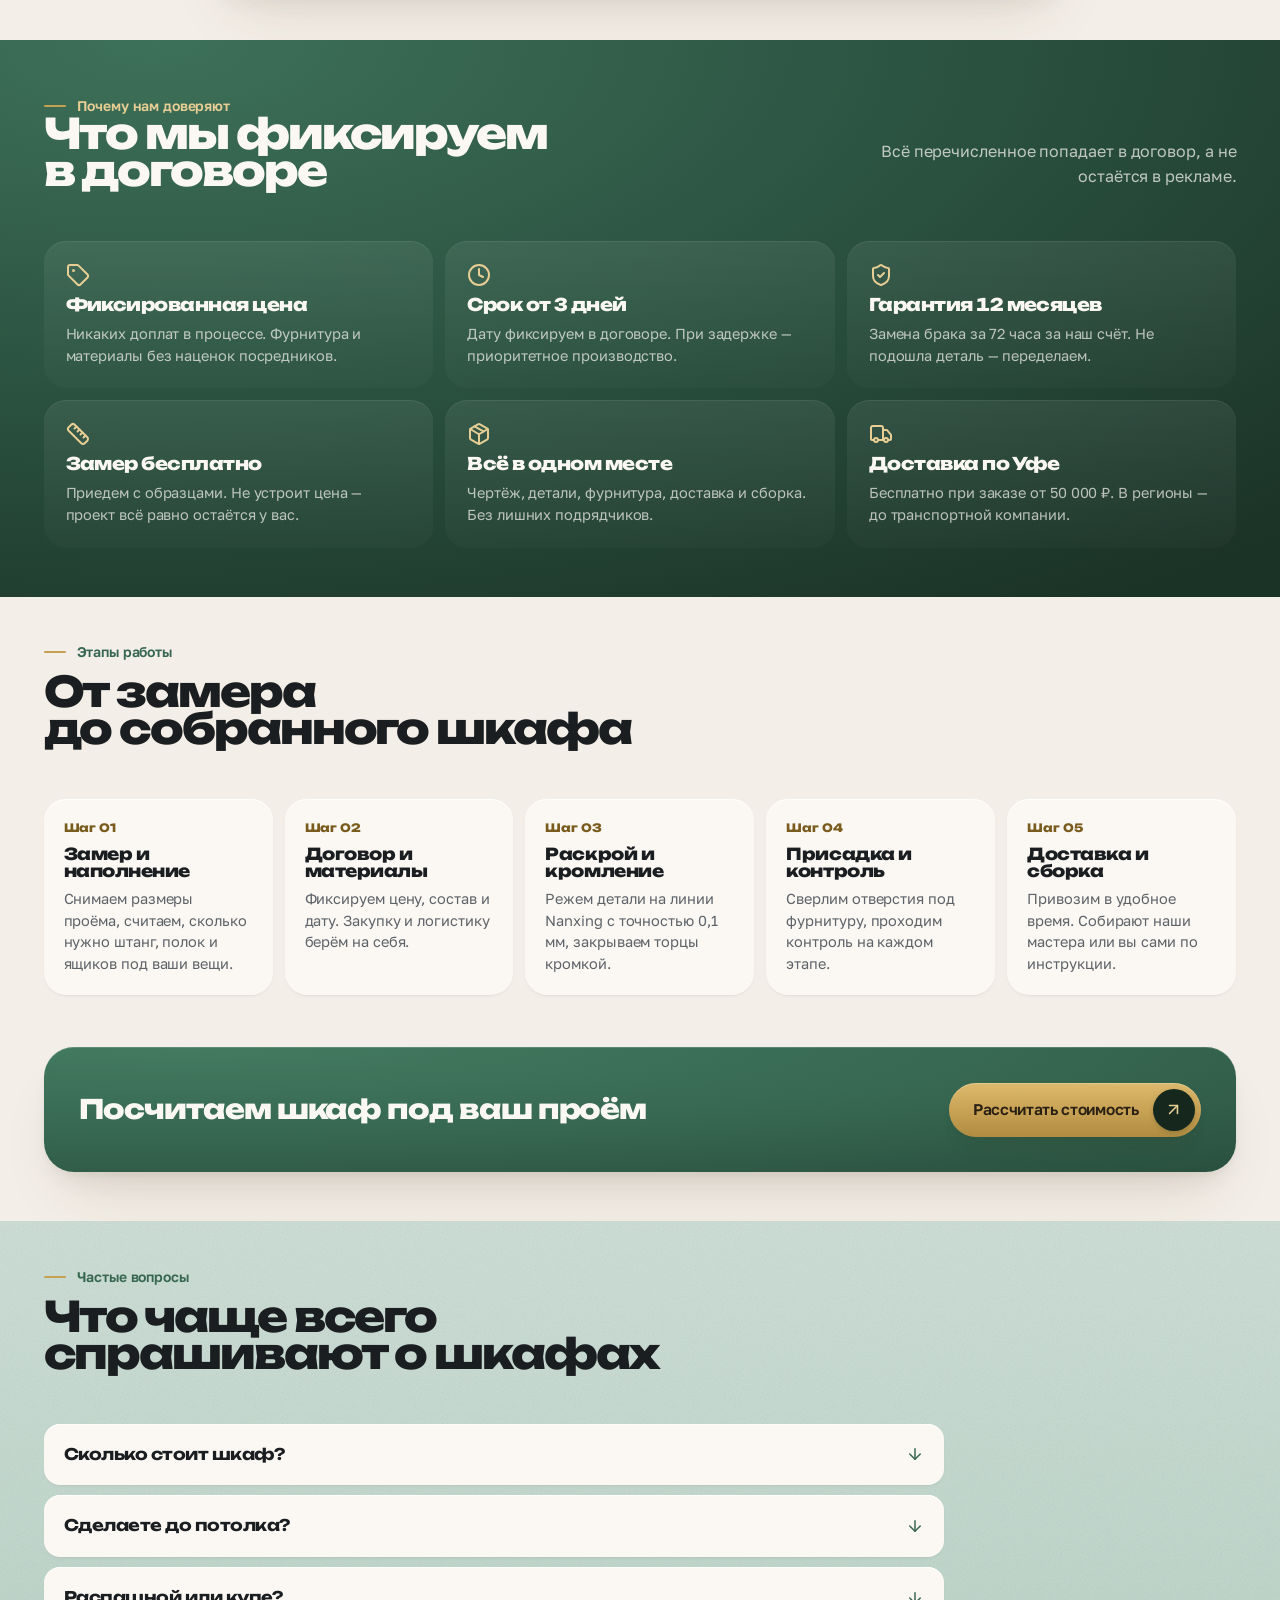
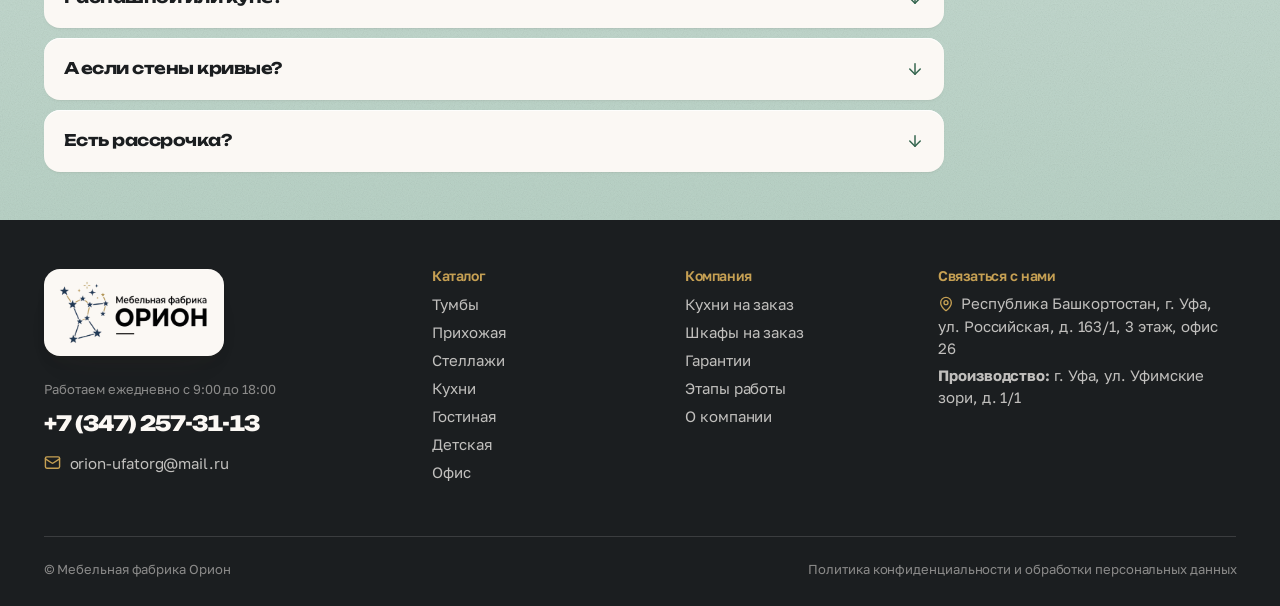
<file: shkafy.html>
<!DOCTYPE html>
<html lang="ru">
<head>
<!-- Yandex.Metrika counter -->
<script type="text/javascript">
  (function(m,e,t,r,i,k,a){m[i]=m[i]||function(){(m[i].a=m[i].a||[]).push(arguments)};
  m[i].l=1*new Date();
  for (var j = 0; j < document.scripts.length; j++) {if (document.scripts[j].src === r) { return; }}
  k=e.createElement(t),a=e.getElementsByTagName(t)[0],k.async=1,k.src=r,a.parentNode.insertBefore(k,a)})
  (window, document, "script", "https://mc.yandex.ru/metrika/tag.js", "ym");

  ym(108252333, "init", {
       clickmap: true,
       trackLinks: true,
       accurateTrackBounce: true,
       webvisor: true
  });
</script>
<noscript><div><img src="https://mc.yandex.ru/watch/108252333" style="position:absolute; left:-9999px;" alt="" /></div></noscript>
<!-- /Yandex.Metrika counter -->
<meta charset="utf-8">
<meta name="viewport" content="width=device-width, initial-scale=1">
<title>Шкафы на заказ в Уфе — мебельная фабрика Орион</title>
<meta name="description" content="Шкафы и гардеробные на заказ в Уфе: любые размеры под потолок, точность 0,1 мм, срок от 3 дней, фиксированная цена в договоре.">
<link rel="icon" href="img/logo.webp">
<link rel="preconnect" href="https://fonts.googleapis.com">
<link rel="preconnect" href="https://fonts.gstatic.com" crossorigin>
<link href="https://fonts.googleapis.com/css2?family=Unbounded:wght@600;700;800&family=Golos+Text:wght@400;500;600;700&family=Marck+Script&display=swap" rel="stylesheet">
<link rel="stylesheet" href="css/style.css">

  <link rel="canonical" href="https://xn----btblblwdghbu7m.xn--p1ai/shkafy">
  <meta property="og:type" content="website">
  <meta property="og:site_name" content="Мебельная фабрика Орион">
  <meta property="og:locale" content="ru_RU">
  <meta property="og:title" content="Шкафы и гардеробные на заказ в Уфе — фабрика Орион">
  <meta property="og:description" content="Шкаф до потолка по вашему проёму: купе или распашные, наполнение под ваши вещи. Замер бесплатно, срок от 3 дней.">
  <meta property="og:url" content="https://xn----btblblwdghbu7m.xn--p1ai/shkafy">
  <meta property="og:image" content="https://xn----btblblwdghbu7m.xn--p1ai/img/hero-opt.png">
  <meta property="og:image:alt" content="Интерьер с мебелью производства фабрики Орион">
  <meta name="twitter:card" content="summary_large_image">
  <script type="application/ld+json">{"@context":"https://schema.org","@type":"BreadcrumbList","itemListElement":[{"@type":"ListItem","position":1,"name":"Главная","item":"https://xn----btblblwdghbu7m.xn--p1ai/"},{"@type":"ListItem","position":2,"name":"Шкафы и гардеробные на заказ в Уфе","item":"https://xn----btblblwdghbu7m.xn--p1ai/shkafy"}]}</script>
</head>
<body data-aud="private" class="page">

<svg class="sprite" aria-hidden="true" focusable="false"><defs>
<symbol id="i-arrow" viewBox="0 0 24 24"><path d="M5 12h14"/><path d="m12 5 7 7-7 7"/></symbol>
<symbol id="i-up-right" viewBox="0 0 24 24"><path d="M7 7h10v10"/><path d="M7 17 17 7"/></symbol>
<symbol id="i-check" viewBox="0 0 24 24"><path d="M20 6 9 17l-5-5"/></symbol>
<symbol id="i-x" viewBox="0 0 24 24"><path d="M18 6 6 18"/><path d="m6 6 12 12"/></symbol>
<symbol id="i-phone" viewBox="0 0 24 24"><path d="M13.832 16.568a1 1 0 0 0 1.213-.303l.355-.465A2 2 0 0 1 17 15h3a2 2 0 0 1 2 2v3a2 2 0 0 1-2 2A18 18 0 0 1 2 4a2 2 0 0 1 2-2h3a2 2 0 0 1 2 2v3a2 2 0 0 1-.8 1.6l-.468.351a1 1 0 0 0-.292 1.233 14 14 0 0 0 6.392 6.384"/></symbol>
<symbol id="i-mail" viewBox="0 0 24 24"><rect width="20" height="16" x="2" y="4" rx="2"/><path d="m22 7-8.97 5.7a1.94 1.94 0 0 1-2.06 0L2 7"/></symbol>
<symbol id="i-pin" viewBox="0 0 24 24"><path d="M20 10c0 4.993-5.539 10.193-7.399 11.799a1 1 0 0 1-1.202 0C9.539 20.193 4 14.993 4 10a8 8 0 0 1 16 0"/><circle cx="12" cy="10" r="3"/></symbol>
<symbol id="i-whatsapp" viewBox="0 0 24 24"><path d="M17.472 14.382c-.297-.149-1.758-.867-2.03-.967-.273-.099-.471-.148-.67.15-.197.297-.767.966-.94 1.164-.173.199-.347.223-.644.075-.297-.15-1.255-.463-2.39-1.475-.883-.788-1.48-1.761-1.653-2.059-.173-.297-.018-.458.13-.606.134-.133.298-.347.446-.52.149-.174.198-.298.298-.497.099-.198.05-.371-.025-.52-.075-.149-.669-1.612-.916-2.207-.242-.579-.487-.5-.669-.51a12.8 12.8 0 0 0-.57-.01c-.198 0-.52.074-.792.372-.272.297-1.04 1.016-1.04 2.479 0 1.462 1.065 2.875 1.213 3.074.149.198 2.096 3.2 5.077 4.487.709.306 1.262.489 1.694.625.712.227 1.36.195 1.871.118.571-.085 1.758-.719 2.006-1.413.248-.694.248-1.289.173-1.413-.074-.124-.272-.198-.57-.347m-5.421 7.403h-.004a9.87 9.87 0 0 1-5.031-1.378l-.361-.214-3.741.982.998-3.648-.235-.374a9.86 9.86 0 0 1-1.51-5.26c.001-5.45 4.436-9.884 9.888-9.884 2.64 0 5.122 1.03 6.988 2.898a9.825 9.825 0 0 1 2.893 6.994c-.003 5.45-4.437 9.884-9.885 9.884m8.413-18.297A11.815 11.815 0 0 0 12.05 0C5.495 0 .16 5.335.157 11.892c0 2.096.547 4.142 1.588 5.945L.057 24l6.305-1.654a11.882 11.882 0 0 0 5.683 1.448h.005c6.554 0 11.89-5.335 11.893-11.893A11.821 11.821 0 0 0 20.465 3.488"/></symbol>
<symbol id="i-send" viewBox="0 0 24 24"><path d="M14.536 21.686a.5.5 0 0 0 .937-.024l6.5-19a.496.496 0 0 0-.635-.635l-19 6.5a.5.5 0 0 0-.024.937l7.93 3.18a2 2 0 0 1 1.112 1.11z"/><path d="m21.854 2.147-10.94 10.939"/></symbol>
<symbol id="i-card" viewBox="0 0 24 24"><rect width="20" height="14" x="2" y="5" rx="2"/><path d="M2 10h20"/></symbol>
<symbol id="i-user" viewBox="0 0 24 24"><circle cx="12" cy="8" r="5"/><path d="M20 21a8 8 0 0 0-16 0"/></symbol>
<symbol id="i-ruler" viewBox="0 0 24 24"><path d="M21.3 15.3a2.4 2.4 0 0 1 0 3.4l-2.6 2.6a2.4 2.4 0 0 1-3.4 0L2.7 8.7a2.41 2.41 0 0 1 0-3.4l2.6-2.6a2.41 2.41 0 0 1 3.4 0Z"/><path d="m14.5 12.5 2-2"/><path d="m11.5 9.5 2-2"/><path d="m8.5 6.5 2-2"/><path d="m17.5 15.5 2-2"/></symbol>
<symbol id="i-shield" viewBox="0 0 24 24"><path d="M20 13c0 5-3.5 7.5-7.66 8.95a1 1 0 0 1-.67-.01C7.5 20.5 4 18 4 13V6a1 1 0 0 1 1-1c2 0 4.5-1.2 6.24-2.72a1.17 1.17 0 0 1 1.52 0C14.51 3.81 17 5 19 5a1 1 0 0 1 1 1z"/><path d="m9 12 2 2 4-4"/></symbol>
<symbol id="i-tag" viewBox="0 0 24 24"><path d="M12.586 2.586A2 2 0 0 0 11.172 2H4a2 2 0 0 0-2 2v7.172a2 2 0 0 0 .586 1.414l8.704 8.704a2.426 2.426 0 0 0 3.42 0l6.58-6.58a2.426 2.426 0 0 0 0-3.42z"/><circle cx="7.5" cy="7.5" r=".5" fill="currentColor"/></symbol>
<symbol id="i-box" viewBox="0 0 24 24"><path d="M11 21.73a2 2 0 0 0 2 0l7-4A2 2 0 0 0 21 16V8a2 2 0 0 0-1-1.73l-7-4a2 2 0 0 0-2 0l-7 4A2 2 0 0 0 3 8v8a2 2 0 0 0 1 1.73z"/><path d="M12 22V12"/><path d="m3.3 7 7.703 4.734a2 2 0 0 0 1.994 0L20.7 7"/><path d="m7.5 4.27 9 5.15"/></symbol>
<symbol id="i-clock" viewBox="0 0 24 24"><path d="M12 6v6l4 2"/><circle cx="12" cy="12" r="10"/></symbol>
<symbol id="i-truck" viewBox="0 0 24 24"><path d="M14 18V6a2 2 0 0 0-2-2H4a2 2 0 0 0-2 2v11a1 1 0 0 0 1 1h2"/><path d="M15 18H9"/><path d="M19 18h2a1 1 0 0 0 1-1v-3.65a1 1 0 0 0-.22-.624l-3.48-4.35A1 1 0 0 0 17.52 8H14"/><circle cx="17" cy="18" r="2"/><circle cx="7" cy="18" r="2"/></symbol>
<symbol id="i-factory" viewBox="0 0 24 24"><path d="M12 16h.01"/><path d="M16 16h.01"/><path d="M3 19a2 2 0 0 0 2 2h14a2 2 0 0 0 2-2V9.87a.5.5 0 0 0-.72-.45l-5.56 2.78A.5.5 0 0 1 14 11.76V9.87a.5.5 0 0 0-.72-.45l-5.56 2.78A.5.5 0 0 1 7 11.76V5a1 1 0 0 0-1-1H4a1 1 0 0 0-1 1z"/><path d="M8 16h.01"/></symbol>
<symbol id="i-gift" viewBox="0 0 24 24"><rect x="3" y="8" width="18" height="4" rx="1"/><path d="M12 8v13"/><path d="M19 12v7a2 2 0 0 1-2 2H7a2 2 0 0 1-2-2v-7"/><path d="M7.5 8a2.5 2.5 0 0 1 0-5A4.8 8 0 0 1 12 8a4.8 8 0 0 1 4.5-5 2.5 2.5 0 0 1 0 5"/></symbol>
<symbol id="i-map" viewBox="0 0 24 24"><path d="M14.106 5.553a2 2 0 0 0 1.788 0l3.659-1.83A1 1 0 0 1 21 4.619v12.764a1 1 0 0 1-.553.894l-4.553 2.277a2 2 0 0 1-1.788 0l-4.212-2.106a2 2 0 0 0-1.788 0l-3.659 1.83A1 1 0 0 1 3 19.381V6.618a1 1 0 0 1 .553-.894l4.553-2.277a2 2 0 0 1 1.788 0z"/><path d="M15 5.764v15"/><path d="M9 3.236v15"/></symbol>
<symbol id="i-handshake" viewBox="0 0 24 24"><path d="m11 17 2 2a1 1 0 1 0 3-3"/><path d="m14 14 2.5 2.5a1 1 0 1 0 3-3l-3.88-3.88a3 3 0 0 0-4.24 0l-.88.88a1 1 0 1 1-3-3l2.81-2.81a5.79 5.79 0 0 1 7.06-.87l.47.28a2 2 0 0 0 1.42.25L21 4"/><path d="m21 3 1 11h-2"/><path d="M3 3 2 14l6.5 6.5a1 1 0 1 0 3-3"/><path d="M3 4h8"/></symbol>
<symbol id="i-scissors" viewBox="0 0 24 24"><circle cx="6" cy="6" r="3"/><path d="M8.12 8.12 12 12"/><path d="M20 4 8.12 15.88"/><circle cx="6" cy="18" r="3"/><path d="M14.8 14.8 20 20"/></symbol>
<symbol id="i-wallet" viewBox="0 0 24 24"><path d="M19 7V4a1 1 0 0 0-1-1H5a2 2 0 0 0 0 4h15a1 1 0 0 1 1 1v4h-3a2 2 0 0 0 0 4h3a1 1 0 0 0 1-1v-2a1 1 0 0 0-1-1"/><path d="M3 5v14a2 2 0 0 0 2 2h15a1 1 0 0 0 1-1v-4"/></symbol>
<symbol id="i-help" viewBox="0 0 24 24"><circle cx="12" cy="12" r="10"/><path d="M9.09 9a3 3 0 0 1 5.83 1c0 2-3 3-3 3"/><path d="M12 17h.01"/></symbol>
<symbol id="i-layers" viewBox="0 0 24 24"><path d="M12.83 2.18a2 2 0 0 0-1.66 0L2.6 6.08a1 1 0 0 0 0 1.83l8.58 3.91a2 2 0 0 0 1.66 0l8.58-3.9a1 1 0 0 0 0-1.83z"/><path d="M2 12a1 1 0 0 0 .58.91l8.6 3.91a2 2 0 0 0 1.65 0l8.58-3.9A1 1 0 0 0 22 12"/><path d="M2 17a1 1 0 0 0 .58.91l8.6 3.91a2 2 0 0 0 1.65 0l8.58-3.9A1 1 0 0 0 22 17"/></symbol>
<symbol id="i-palette" viewBox="0 0 24 24"><path d="M12 22a1 1 0 0 1 0-20 10 9 0 0 1 10 9 5 5 0 0 1-5 5h-2.25a1.75 1.75 0 0 0-1.4 2.8l.3.4a1.75 1.75 0 0 1-1.4 2.8z"/><circle cx="13.5" cy="6.5" r=".5" fill="currentColor"/><circle cx="17.5" cy="10.5" r=".5" fill="currentColor"/><circle cx="6.5" cy="12.5" r=".5" fill="currentColor"/><circle cx="8.5" cy="7.5" r=".5" fill="currentColor"/></symbol>
<symbol id="i-orion" viewBox="0 0 556 731"><g fill="none" stroke-linecap="round"><path stroke="#22314A" stroke-width="18" d="M427,597L160,664M427,597L313,428M160,664L232,467M152,275L232,467M523,264L344,279"/><path stroke="#C6A053" stroke-width="18" d="M60,126L152,275M152,275L265,210M523,264L490,380M232,467L313,428M313,428L344,279M344,279L265,210"/></g><path fill="#22314A" d="M60.0,90.0L68.9,113.8L94.2,114.9L74.4,130.7L81.2,155.1L60.0,141.1L38.8,155.1L45.6,130.7L25.8,114.9L51.1,113.8ZM427.0,561.0L435.9,584.8L461.2,585.9L441.4,601.7L448.2,626.1L427.0,612.1L405.8,626.1L412.6,601.7L392.8,585.9L418.1,584.8ZM160.0,628.0L168.9,651.8L194.2,652.9L174.4,668.7L181.2,693.1L160.0,679.1L138.8,693.1L145.6,668.7L125.8,652.9L151.1,651.8ZM152.0,239.0L160.9,262.8L186.2,263.9L166.4,279.7L173.2,304.1L152.0,290.1L130.8,304.1L137.6,279.7L117.8,263.9L143.1,262.8ZM523.0,238.0L529.4,255.2L547.7,256.0L533.4,267.4L538.3,285.0L523.0,274.9L507.7,285.0L512.6,267.4L498.3,256.0L516.6,255.2ZM232.0,441.0L238.4,458.2L256.7,459.0L242.4,470.4L247.3,488.0L232.0,477.9L216.7,488.0L221.6,470.4L207.3,459.0L225.6,458.2ZM313.0,402.0L319.4,419.2L337.7,420.0L323.4,431.4L328.3,449.0L313.0,438.9L297.7,449.0L302.6,431.4L288.3,420.0L306.6,419.2ZM344.0,253.0L350.4,270.2L368.7,271.0L354.4,282.4L359.3,300.0L344.0,289.9L328.7,300.0L333.6,282.4L319.3,271.0L337.6,270.2ZM265.0,184.0L271.4,201.2L289.7,202.0L275.4,213.4L280.3,231.0L265.0,220.9L249.7,231.0L254.6,213.4L240.3,202.0L258.6,201.2ZM372.0,119.0L377.2,132.9L392.0,133.5L380.4,142.7L384.3,157.0L372.0,148.8L359.7,157.0L363.6,142.7L352.0,133.5L366.8,132.9ZM490.0,359.0L495.2,372.9L510.0,373.5L498.4,382.7L502.3,397.0L490.0,388.8L477.7,397.0L481.6,382.7L470.0,373.5L484.8,372.9Z"/><path fill="#C6A053" d="M110,181.0Q110,205.0 140.0,211Q110,217.0 110,241.0Q110,217.0 80.0,211Q110,205.0 110,181.0ZM225,102.0Q225,115.6 242.0,119Q225,122.4 225,136.0Q225,122.4 208.0,119Q225,115.6 225,102.0ZM308,224.0Q308,239.2 327.0,243Q308,246.8 308,262.0Q308,246.8 289.0,243Q308,239.2 308,224.0ZM491,145.0Q491,161.8 512.0,166Q491,170.2 491,187.0Q491,170.2 470.0,166Q491,161.8 491,145.0ZM506,195.0Q506,207.0 521.0,210Q506,213.0 506,225.0Q506,213.0 491.0,210Q506,207.0 506,195.0Z"/></symbol></defs></svg>

<a class="skip" href="#main">К содержанию</a>

<!-- ===== header ===== -->
<header class="hdr" id="hdr">
  <div class="hdr__bar">
    <a class="hdr__logo" href="/" aria-label="Мебельная фабрика Орион, на главную">
      <svg class="hdr__mark" viewBox="0 0 556 731" aria-hidden="true"><use href="#i-orion"/></svg>
      <span class="hdr__logo-txt"><span>Мебельная фабрика</span><b>Орион</b></span>
    </a>

    <nav class="hdr__nav" aria-label="Основная навигация">
      <a href="/#vitrina">Витрина</a>
      <a href="/kuhni">Кухни на заказ</a>
      <a class="is-here" href="/shkafy">Шкафы на заказ</a>
    </nav>

    <div class="switch" role="tablist" aria-label="Тип клиента">
      <span class="switch__thumb" aria-hidden="true"></span>
      <button role="tab" class="switch__btn is-on" data-set="private" aria-selected="true">Частный клиент</button>
      <button role="tab" class="switch__btn" data-set="wholesale" aria-selected="false">Оптовый клиент</button>
    </div>

    <div class="hdr__msg">
      <a class="msg msg--max" href="https://max.ru/u/f9LHodD0cOKpcf6V1b7KFFRNlOT-F7aPVhWO6ETjKrWJQ-p3_H27_Rupp4I" target="_blank" rel="noopener" aria-label="Написать в MAX"><b>max</b></a>
      <a class="msg msg--wa" href="https://wa.me/79509343113" target="_blank" rel="noopener" aria-label="Написать в WhatsApp"><svg class="ico ico--fill"><use href="#i-whatsapp"/></svg></a>
    </div>

    <a class="hdr__tel" href="tel:+73472573113"><span>Звонок бесплатный</span><b>+7 (347) 257-31-13</b></a>

    <button class="btn btn--sm btn--dark btn--icon" type="button" data-modal="Сделать просчёт">
      <span class="btn__t">Сделать просчёт</span><svg class="ico ico--next"><use href="#i-up-right"/></svg><span class="btn__c"><svg class="ico"><use href="#i-up-right"/></svg></span>
    </button>

    <!-- 08. на телефоне звонок должен быть под рукой, а не в бургере -->
    <a class="hdr__call" href="tel:+73472573113" aria-label="Позвонить: +7 (347) 257-31-13"><svg class="ico"><use href="#i-phone"/></svg></a>
    <button class="burger" id="burger" aria-label="Меню" aria-expanded="false"><i></i><i></i><i></i></button>
  </div>
</header>

<div class="mobnav" id="mobnav" hidden>
  <a href="/katalog">Каталог мебели</a>
  <a href="/kuhni">Кухни на заказ</a>
  <a href="/shkafy">Шкафы на заказ</a>
  <a href="/#doveryayut">Гарантии</a>
  <a href="/#about">О компании</a>
  <a href="tel:+73472573113">+7 (347) 257-31-13</a>
</div>


<main id="main">

<!-- первый экран -->
<section class="phero">
  <div class="wrap phero__in">
    <div class="phero__copy">
      <p class="eyebrow">Шкафы и гардеробные в Уфе</p>
      <h1 class="phero__h"><span class="l">Готовый шкаф</span><span class="l">у вас дома через</span><span class="l">3–15 дней со</span><span class="l">скидкой до 40%</span></h1>
      <p class="phero__note">Цены от <b>32 000 ₽</b> за шкаф. Считаем наполнение под ваши вещи: штанги, полки, ящики и антресоль. Размер — по вашему проёму.</p>
      <ul class="phero__facts">
        <li><svg class="ico"><use href="#i-clock"/></svg><b>От 3 дней</b><span>срок изготовления</span></li>
        <li><svg class="ico"><use href="#i-layers"/></svg><b>Любая высота</b><span>вплоть до потолка</span></li>
        <li><svg class="ico"><use href="#i-card"/></svg><b>Рассрочка 0%</b><span>до 4 месяцев</span></li>
      </ul>
      <div class="hero__cta">
        <button class="btn btn--lg btn--dark" type="button" data-modal="Рассчитать стоимость шкафа">
          <span class="btn__t">Рассчитать стоимость шкафа</span><svg class="ico ico--next"><use href="#i-up-right"/></svg><span class="btn__c"><svg class="ico"><use href="#i-up-right"/></svg></span>
        </button>
      </div>
    </div>
    <div class="shuffle" id="shuffle" data-cat="Прихожая" aria-hidden="true"></div>
  </div>
</section>

<!-- примеры работ -->
<section class="sec" id="works">
  <div class="wrap">
    <header class="sechd sechd--split">
      <div>
        <p class="eyebrow">Примеры работ</p>
        <h2 class="h2"><span class="l">Шкафы, которые мы</span><span class="l">уже произвели</span></h2>
      </div>
      <div>
        <p class="sechd__note">Прихожие, гардеробные и системы хранения из нашего производства. Повторим в ваших размерах.</p>
        <div class="works__nav" id="worksNav">
          <button class="cf__b" type="button" data-d="-1" aria-label="Предыдущие работы"><svg class="ico"><use href="#i-arrow"/></svg></button>
          <button class="cf__b" type="button" data-d="1" aria-label="Следующие работы"><svg class="ico"><use href="#i-arrow"/></svg></button>
        </div>
      </div>
    </header>
    <div class="works" id="worksGrid" data-kind="wardrobe"></div>
  </div>
</section>

<!-- из чего собрана -->
<section class="sec sec--sage">
  <div class="wrap">
    <header class="sechd">
      <p class="eyebrow">Материалы и фурнитура</p>
      <h2 class="h2"><span class="l">Из чего собирается</span><span class="l">ваш шкаф</span></h2>
    </header>
    <ol class="mats" id="mats">
      <li class="mat reveal" data-img="img/mats/wardrobe/1.jpg" data-meta="Встроенный:крепим к стенам, полу и потолку|Корпусный:свои стенки, можно перевезти|Плита:ЛДСП Egger, Lamarty 16–25 мм|Сборка:скрытый эксцентрик, без заглушек"><span class="mat__n">01</span><h3>Конструктив и каркас</h3><p>Несущая база: держит жёсткость и скрывает неровности комнаты. Все торцы кромим, снаружи крепежа не видно.</p></li>
      <li class="mat reveal" data-img="img/mats/wardrobe/2.jpg" data-meta="Зеркало и стекло:осветлённое, матовое, бронза, графит|МДФ:эмаль или ПВХ, фрезеровка любой сложности|Пластик и TSS:текстура ткани, бетона, дерева|Комбинации:шпон и стекло в алюминиевом профиле"><span class="mat__n">02</span><h3>Двери и фасады</h3><p>Внешний вид, который задаёт тон комнате. Плёнка безопасности на зеркале — по умолчанию.</p></li>
      <li class="mat reveal" data-img="img/mats/wardrobe/3.jpg" data-meta="Распашные:петли Blum, Hettich с доводчиком|Купе:нижнеопорные и верхнеподвесные|Компланарные:двери в одну линию|Книжка:Hettich WingLine для узких проходов"><span class="mat__n">03</span><h3>Механизм открывания</h3><p>Распашные открывают весь обзор сразу, купе экономят проход, компланарные выстраивают фасады в одну плоскость.</p></li>
      <li class="mat reveal" data-img="img/mats/wardrobe/4.jpg" data-meta="Ящики:скрытые направляющие с доводчиком|Корзины:сетчатые, вещи проветриваются|Обувницы:наклонные секции|Мелочи:брючница, галстучница, бархатные лотки"><span class="mat__n">04</span><h3>Ящики и органайзеры</h3><p>Внутренняя организация, при которой всё на виду и ничего не теряется. Работает бесшумно и держит нагрузку.</p></li>
      <li class="mat reveal" data-img="img/mats/wardrobe/5.jpg" data-meta="Штанга:овальная труба, для глубины от 60 см|Микролифт:поперечная выдвижная, 35–50 см|Пантограф:опускает верхнюю зону под потолком|Свет:LED-профиль с датчиком двери"><span class="mat__n">05</span><h3>Штанги и подсветка</h3><p>Финальные штрихи, после которых шкаф работает как гардеробная: верхняя полка перестаёт быть недосягаемой, внутри светло.</p></li>
    </ol>
  </div>
</section>

<!-- калькулятор -->
<section class="sec" id="raschet">
  <div class="wrap">
    <header class="sechd">
      <p class="eyebrow">Калькулятор</p>
      <h2 class="h2 casc"><span class="l">Посчитайте шкаф</span><span class="l">за шесть вопросов</span></h2>
    </header>
    <div class="calc" id="calc" data-calc="wardrobe">
      <p class="calc__note">Расчёт работает в браузере: включите JavaScript или позвоните — посчитаем по телефону за пару минут.</p>
    </div>
  </div>
</section>

<!-- обязательства -->
<section class="sec sec--dark">
  <div class="wrap">
    <header class="sechd sechd--split">
      <div>
        <p class="eyebrow">Почему нам доверяют</p>
        <h2 class="h2 h2--light"><span class="l">Что мы фиксируем</span><span class="l">в договоре</span></h2>
      </div>
      <p class="sechd__note">Всё перечисленное попадает в договор, а не остаётся в рекламе.</p>
    </header>
    <ul class="pledges">
      <li class="pledge reveal"><svg class="ico"><use href="#i-tag"/></svg><h3>Фиксированная цена</h3><p>Никаких доплат в процессе. Фурнитура и материалы без наценок посредников.</p></li>
      <li class="pledge reveal"><svg class="ico"><use href="#i-clock"/></svg><h3>Срок от 3 дней</h3><p>Дату фиксируем в договоре. При задержке — приоритетное производство.</p></li>
      <li class="pledge reveal"><svg class="ico"><use href="#i-shield"/></svg><h3>Гарантия 12 месяцев</h3><p>Замена брака за 72 часа за наш счёт. Не подошла деталь — переделаем.</p></li>
      <li class="pledge reveal"><svg class="ico"><use href="#i-ruler"/></svg><h3>Замер бесплатно</h3><p>Приедем с образцами. Не устроит цена — проект всё равно остаётся у вас.</p></li>
      <li class="pledge reveal"><svg class="ico"><use href="#i-box"/></svg><h3>Всё в одном месте</h3><p>Чертёж, детали, фурнитура, доставка и сборка. Без лишних подрядчиков.</p></li>
      <li class="pledge reveal"><svg class="ico"><use href="#i-truck"/></svg><h3>Доставка по Уфе</h3><p>Бесплатно при заказе от 50 000 ₽. В регионы — до транспортной компании.</p></li>
    </ul>
  </div>
</section>

<!-- этапы -->
<section class="sec" id="pstages">
  <div class="wrap">
    <header class="sechd">
      <p class="eyebrow">Этапы работы</p>
      <h2 class="h2"><span class="l">От замера</span><span class="l">до собранного шкафа</span></h2>
    </header>
    <ol class="psteps">
      <li class="pstep reveal"><span class="pstep__n">Шаг 01</span><h3>Замер и наполнение</h3><p>Снимаем размеры проёма, считаем, сколько нужно штанг, полок и ящиков под ваши вещи.</p></li>
      <li class="pstep reveal"><span class="pstep__n">Шаг 02</span><h3>Договор и материалы</h3><p>Фиксируем цену, состав и дату. Закупку и логистику берём на себя.</p></li>
      <li class="pstep reveal"><span class="pstep__n">Шаг 03</span><h3>Раскрой и кромление</h3><p>Режем детали на линии Nanxing с точностью 0,1 мм, закрываем торцы кромкой.</p></li>
      <li class="pstep reveal"><span class="pstep__n">Шаг 04</span><h3>Присадка и контроль</h3><p>Сверлим отверстия под фурнитуру, проходим контроль на каждом этапе.</p></li>
      <li class="pstep reveal"><span class="pstep__n">Шаг 05</span><h3>Доставка и сборка</h3><p>Привозим в удобное время. Собирают наши мастера или вы сами по инструкции.</p></li>
    </ol>
    <div class="consult reveal">
      <p>Посчитаем шкаф под ваш проём</p>
      <button class="btn btn--brass" type="button" data-modal="Рассчитать стоимость шкафа">
        <span class="btn__t">Рассчитать стоимость</span><svg class="ico ico--next"><use href="#i-up-right"/></svg><span class="btn__c"><svg class="ico"><use href="#i-up-right"/></svg></span>
      </button>
    </div>
  </div>
</section>

<!-- вопросы -->
<section class="sec sec--sage">
  <div class="wrap">
    <header class="sechd">
      <p class="eyebrow">Частые вопросы</p>
      <h2 class="h2"><span class="l">Что чаще всего</span><span class="l">спрашивают о шкафах</span></h2>
    </header>
    <div class="faq">
      <details class="faq__i reveal"><summary>Сколько стоит шкаф?<svg class="ico"><use href="#i-arrow"/></svg></summary><p>Зависит от ширины, высоты и наполнения. Компактные модели начинаются от 6 400 ₽, гардеробные комплексы — от 25 000 ₽. Точную смету называем после замера.</p></details>
      <details class="faq__i reveal"><summary>Сделаете до потолка?<svg class="ico"><use href="#i-arrow"/></svg></summary><p>Да, это наш обычный вариант. Высоту считаем по вашему проёму, антресоль закрывает верх.</p></details>
      <details class="faq__i reveal"><summary>Распашной или купе?<svg class="ico"><use href="#i-arrow"/></svg></summary><p>Оба. Купе экономит место перед шкафом, распашной даёт полный обзор наполнения. Подберём на замере.</p></details>
      <details class="faq__i reveal"><summary>А если стены кривые?<svg class="ico"><use href="#i-arrow"/></svg></summary><p>Учитываем на замере: делаем компенсационные планки, чтобы между шкафом и стеной не было щелей.</p></details>
      <details class="faq__i reveal"><summary>Есть рассрочка?<svg class="ico"><use href="#i-arrow"/></svg></summary><p>Есть, 0% до 4 месяцев на заказ от 200 000 ₽. Без банка и переплат.</p></details>
    </div>
  </div>
</section>

</main>

<!-- ===== footer ===== -->
<footer class="ftr">
  <div class="wrap ftr__in">
    <div class="ftr__brand">
      <img src="img/logo.webp" alt="Мебельная фабрика Орион" width="180" height="72">
      <p class="ftr__hours">Работаем ежедневно с 9:00 до 18:00</p>
      <a class="ftr__tel" href="tel:+73472573113">+7 (347) 257-31-13</a>
      <a class="ftr__mail" href="mailto:orion-ufatorg@mail.ru"><svg class="ico"><use href="#i-mail"/></svg>orion-ufatorg@mail.ru</a>
    </div>

    <nav class="ftr__col" aria-label="Каталог">
      <h3>Каталог</h3>
      <a href="/katalog#vitrina" data-cat="Тумбы">Тумбы</a>
      <a href="/katalog#vitrina" data-cat="Прихожая">Прихожая</a>
      <a href="/katalog#vitrina" data-cat="Стеллажи">Стеллажи</a>
      <a href="/katalog#vitrina" data-cat="Кухни">Кухни</a>
      <a href="/katalog#vitrina" data-cat="Гостинная">Гостиная</a>
      <a href="/katalog#vitrina" data-cat="Детская">Детская</a>
      <a href="/katalog#vitrina" data-cat="Мебель для организаций">Офис</a>
    </nav>

    <nav class="ftr__col" aria-label="Компания">
      <h3>Компания</h3>
      <a href="/kuhni">Кухни на заказ</a>
      <a href="/shkafy">Шкафы на заказ</a>
      <a href="/#doveryayut">Гарантии</a>
      <a href="/#stages">Этапы работы</a>
      <a href="/#about">О компании</a>
    </nav>

    <div class="ftr__col">
      <h3>Связаться с нами</h3>
      <p><svg class="ico ftr__pin"><use href="#i-pin"/></svg>Республика Башкортостан, г. Уфа, ул. Российская, д. 163/1, 3 этаж, офис 26</p>
      <p><b>Производство:</b> г. Уфа, ул. Уфимские зори, д. 1/1</p>
    </div>
  </div>
  <div class="wrap ftr__btm">
    <span>© Мебельная фабрика Орион</span>
    <a href="/politika" id="privacy">Политика конфиденциальности и обработки персональных данных</a>
  </div>
</footer>

<!-- модалка заявки -->
<dialog class="modal" id="modal" aria-labelledby="modalT">
  <button class="modal__x" id="modalClose" aria-label="Закрыть"><svg class="ico"><use href="#i-x"/></svg></button>
  <div class="modal__in">
    <p class="modal__eyebrow" id="modalEyebrow">Заявка</p>
    <h2 class="modal__t" id="modalT">Рассчитать стоимость</h2>
    <p class="modal__lead">Заполните форму — менеджер свяжется с вами в течение часа и назовёт цену с фиксацией в договоре.</p>
    <form class="form" id="modalForm" novalidate>
      <input type="hidden" name="source" id="modalSource">
      <div class="field"><label for="m-name">Ваше имя</label><input id="m-name" name="name" required autocomplete="name" placeholder="Например, Алексей"></div>
      <div class="field"><label for="m-tel">Ваш телефон</label><input id="m-tel" name="phone" type="tel" inputmode="tel" required autocomplete="tel" placeholder="+7 (___) ___-__-__"></div>
      <label class="check"><input type="checkbox" required><span>Согласен(а) с <a href="/politika">политикой конфиденциальности</a> и обработки персональных данных</span></label>
      <button class="btn btn--lg btn--wide" type="submit">
        <span class="btn__t">Отправить заявку</span><svg class="ico ico--next"><use href="#i-up-right"/></svg><span class="btn__c"><svg class="ico"><use href="#i-up-right"/></svg></span>
      </button>
      <p class="form__ok" hidden><svg class="ico"><use href="#i-check"/></svg>Заявка отправлена. Менеджер свяжется с вами в течение часа.</p>
    </form>
    <div class="modal__msg">
      <a href="https://wa.me/79509343113" target="_blank" rel="noopener"><svg class="ico ico--fill"><use href="#i-whatsapp"/></svg>WhatsApp</a>
      <a href="https://max.ru/u/f9LHodD0cOKpcf6V1b7KFFRNlOT-F7aPVhWO6ETjKrWJQ-p3_H27_Rupp4I" target="_blank" rel="noopener"><b class="maxmark">MAX</b></a>
    </div>
  </div>
</dialog>

<dialog class="fdlg" id="fdlg" aria-label="Категории мебели">
  <div class="fdlg__hd"><b>Категория</b><button class="fdlg__x" id="fclose" aria-label="Закрыть"><svg class="ico"><use href="#i-x"/></svg></button></div>
  <div class="fdlg__list" id="fdlgList"></div>
</dialog>

<!-- просмотр фотографий работы -->
<dialog class="gal" id="galDlg" aria-label="Фотографии работы">
  <button class="gal__x" id="galClose" type="button" aria-label="Закрыть"><svg class="ico"><use href="#i-x"/></svg></button>
  <figure class="gal__stage" id="galStage">
    <img id="galImg" alt="">
    <button class="gal__nav gal__nav--prev" type="button" data-d="-1" aria-label="Предыдущее фото"><svg class="ico"><use href="#i-arrow"/></svg></button>
    <button class="gal__nav gal__nav--next" type="button" data-d="1" aria-label="Следующее фото"><svg class="ico"><use href="#i-arrow"/></svg></button>
    <figcaption class="gal__cap"><b id="galTitle"></b><span id="galCount"></span></figcaption>
  </figure>
  <div class="gal__thumbs" id="galThumbs"></div>
</dialog>

<dialog class="pv" id="pv" aria-label="Карточка товара">
  <button class="pv__x" id="pvClose" aria-label="Закрыть"><svg class="ico"><use href="#i-x"/></svg></button>
  <div class="pv__in"></div>
</dialog>


<!-- модалка заявки -->
<dialog class="modal" id="modal" aria-labelledby="modalT">
  <button class="modal__x" id="modalClose" aria-label="Закрыть"><svg class="ico"><use href="#i-x"/></svg></button>
  <div class="modal__in">
    <p class="modal__eyebrow" id="modalEyebrow">Заявка</p>
    <h2 class="modal__t" id="modalT">Рассчитать стоимость</h2>
    <p class="modal__lead">Заполните форму — менеджер свяжется с вами в течение часа и назовёт цену с фиксацией в договоре.</p>
    <form class="form" id="modalForm" novalidate>
      <input type="hidden" name="source" id="modalSource">
      <div class="field"><label for="m-name">Ваше имя</label><input id="m-name" name="name" required autocomplete="name" placeholder="Например, Алексей"></div>
      <div class="field"><label for="m-tel">Ваш телефон</label><input id="m-tel" name="phone" type="tel" inputmode="tel" required autocomplete="tel" placeholder="+7 (___) ___-__-__"></div>
      <label class="check"><input type="checkbox" required><span>Согласен(а) с <a href="/politika">политикой конфиденциальности</a> и обработки персональных данных</span></label>
      <button class="btn btn--lg btn--wide" type="submit">
        <span class="btn__t">Отправить заявку</span><svg class="ico ico--next"><use href="#i-up-right"/></svg><span class="btn__c"><svg class="ico"><use href="#i-up-right"/></svg></span>
      </button>
      <p class="form__ok" hidden><svg class="ico"><use href="#i-check"/></svg>Заявка отправлена. Менеджер свяжется с вами в течение часа.</p>
    </form>
    <div class="modal__msg">
      <a href="https://wa.me/79509343113" target="_blank" rel="noopener"><svg class="ico ico--fill"><use href="#i-whatsapp"/></svg>WhatsApp</a>
      <a href="https://max.ru/u/f9LHodD0cOKpcf6V1b7KFFRNlOT-F7aPVhWO6ETjKrWJQ-p3_H27_Rupp4I" target="_blank" rel="noopener"><b class="maxmark">MAX</b></a>
    </div>
  </div>
</dialog>

<dialog class="fdlg" id="fdlg" aria-label="Категории мебели">
  <div class="fdlg__hd"><b>Категория</b><button class="fdlg__x" id="fclose" aria-label="Закрыть"><svg class="ico"><use href="#i-x"/></svg></button></div>
  <div class="fdlg__list" id="fdlgList"></div>
</dialog>

<dialog class="pv" id="pv" aria-label="Карточка товара">
  <button class="pv__x" id="pvClose" aria-label="Закрыть"><svg class="ico"><use href="#i-x"/></svg></button>
  <div class="pv__in"></div>
</dialog>


<script src="js/products.js"></script>
<script src="js/works.js?v=20261007"></script>
<script src="js/calc.js"></script>
<script src="js/app.js?v=20261007"></script>
</body>
</html>
</file>
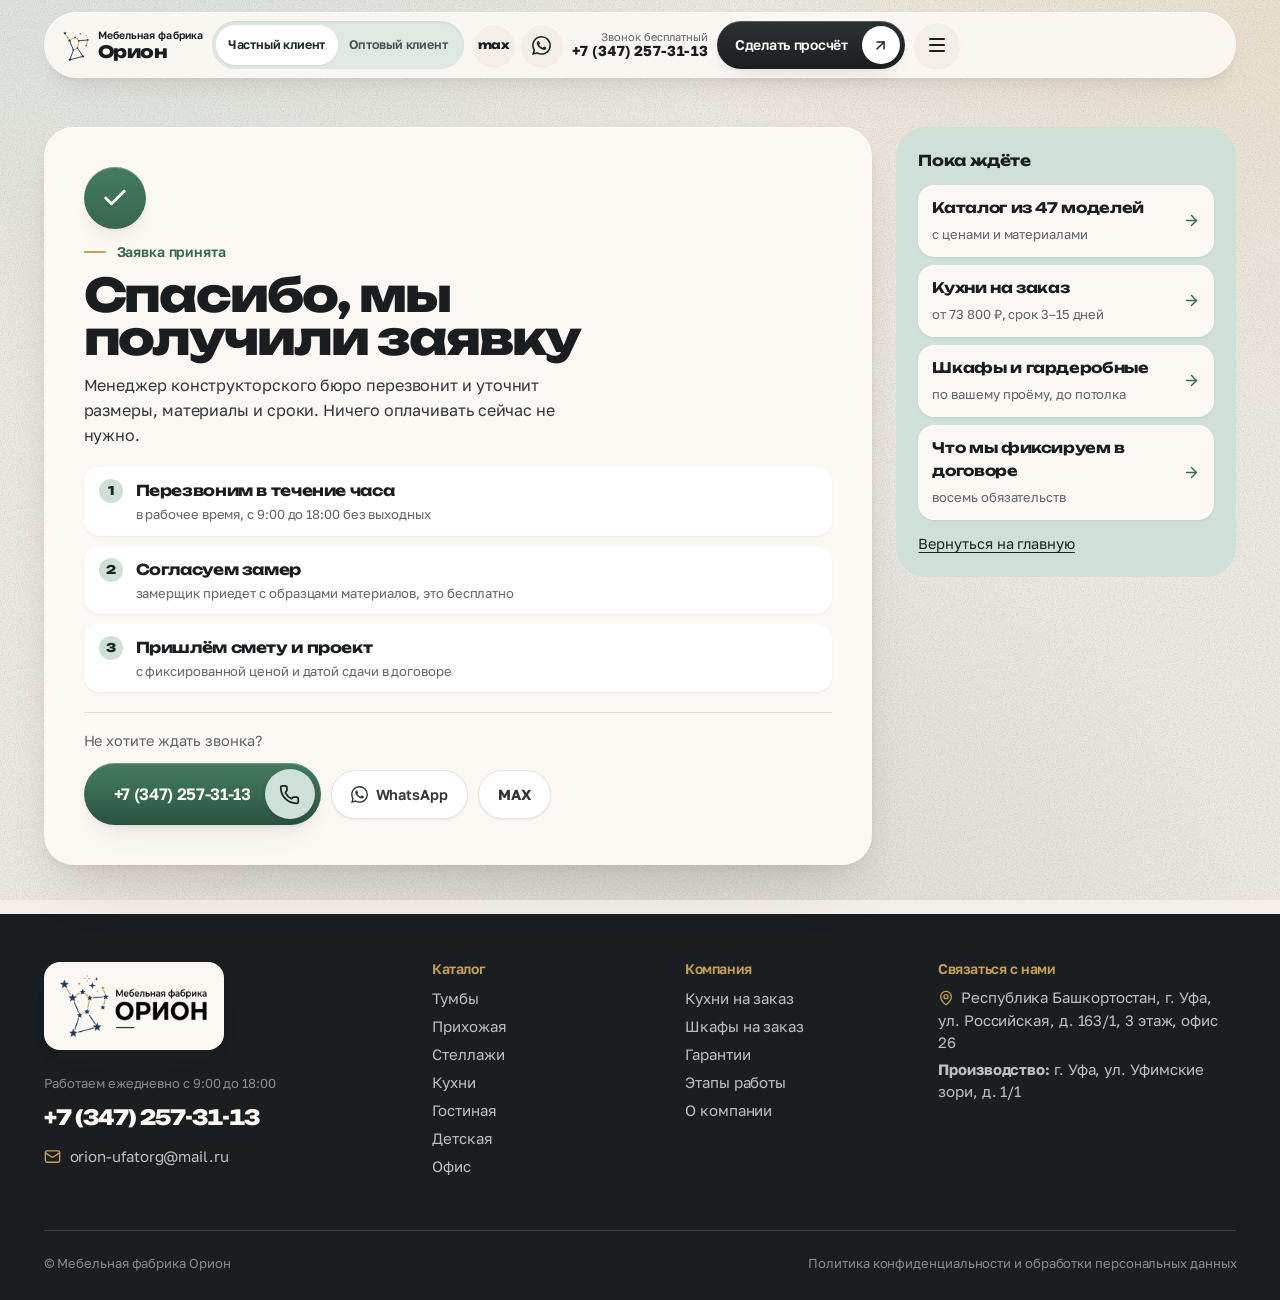
<file: thanks_for_your_application.html>
<!DOCTYPE html>
<html lang="ru">
<head>
<!-- Yandex.Metrika counter -->
<script type="text/javascript">
  (function(m,e,t,r,i,k,a){m[i]=m[i]||function(){(m[i].a=m[i].a||[]).push(arguments)};
  m[i].l=1*new Date();
  for (var j = 0; j < document.scripts.length; j++) {if (document.scripts[j].src === r) { return; }}
  k=e.createElement(t),a=e.getElementsByTagName(t)[0],k.async=1,k.src=r,a.parentNode.insertBefore(k,a)})
  (window, document, "script", "https://mc.yandex.ru/metrika/tag.js", "ym");

  ym(108252333, "init", {
       clickmap: true,
       trackLinks: true,
       accurateTrackBounce: true,
       webvisor: true
  });
</script>
<noscript><div><img src="https://mc.yandex.ru/watch/108252333" style="position:absolute; left:-9999px;" alt="" /></div></noscript>
<!-- /Yandex.Metrika counter -->
<meta charset="utf-8">
<meta name="viewport" content="width=device-width, initial-scale=1">
<title>Заявка принята — мебельная фабрика Орион</title>
<meta name="description" content="Заявка получена. Менеджер фабрики Орион свяжется с вами в течение часа в рабочее время.">
<link rel="icon" href="img/logo.webp">
<link rel="preconnect" href="https://fonts.googleapis.com">
<link rel="preconnect" href="https://fonts.gstatic.com" crossorigin>
<link href="https://fonts.googleapis.com/css2?family=Unbounded:wght@600;700;800&family=Golos+Text:wght@400;500;600;700&family=Marck+Script&display=swap" rel="stylesheet">
<link rel="stylesheet" href="css/style.css">

  <link rel="canonical" href="https://xn----btblblwdghbu7m.xn--p1ai/thanks_for_your_application">
  <meta property="og:type" content="website">
  <meta property="og:site_name" content="Мебельная фабрика Орион">
  <meta property="og:locale" content="ru_RU">
  <meta property="og:title" content="Заявка принята — мебельная фабрика Орион">
  <meta property="og:description" content="Заявка получена. Менеджер фабрики Орион свяжется с вами в течение часа в рабочее время.">
  <meta property="og:url" content="https://xn----btblblwdghbu7m.xn--p1ai/thanks_for_your_application">
  <meta property="og:image" content="https://xn----btblblwdghbu7m.xn--p1ai/img/hero.png">
  <meta property="og:image:alt" content="Интерьер с мебелью производства фабрики Орион">
  <meta name="twitter:card" content="summary_large_image">
  <meta name="robots" content="noindex, nofollow">
</head>
<body data-aud="private" class="page">

<svg class="sprite" aria-hidden="true" focusable="false"><defs>
<symbol id="i-arrow" viewBox="0 0 24 24"><path d="M5 12h14"/><path d="m12 5 7 7-7 7"/></symbol>
<symbol id="i-up-right" viewBox="0 0 24 24"><path d="M7 7h10v10"/><path d="M7 17 17 7"/></symbol>
<symbol id="i-check" viewBox="0 0 24 24"><path d="M20 6 9 17l-5-5"/></symbol>
<symbol id="i-x" viewBox="0 0 24 24"><path d="M18 6 6 18"/><path d="m6 6 12 12"/></symbol>
<symbol id="i-phone" viewBox="0 0 24 24"><path d="M13.832 16.568a1 1 0 0 0 1.213-.303l.355-.465A2 2 0 0 1 17 15h3a2 2 0 0 1 2 2v3a2 2 0 0 1-2 2A18 18 0 0 1 2 4a2 2 0 0 1 2-2h3a2 2 0 0 1 2 2v3a2 2 0 0 1-.8 1.6l-.468.351a1 1 0 0 0-.292 1.233 14 14 0 0 0 6.392 6.384"/></symbol>
<symbol id="i-mail" viewBox="0 0 24 24"><rect width="20" height="16" x="2" y="4" rx="2"/><path d="m22 7-8.97 5.7a1.94 1.94 0 0 1-2.06 0L2 7"/></symbol>
<symbol id="i-pin" viewBox="0 0 24 24"><path d="M20 10c0 4.993-5.539 10.193-7.399 11.799a1 1 0 0 1-1.202 0C9.539 20.193 4 14.993 4 10a8 8 0 0 1 16 0"/><circle cx="12" cy="10" r="3"/></symbol>
<symbol id="i-whatsapp" viewBox="0 0 24 24"><path d="M17.472 14.382c-.297-.149-1.758-.867-2.03-.967-.273-.099-.471-.148-.67.15-.197.297-.767.966-.94 1.164-.173.199-.347.223-.644.075-.297-.15-1.255-.463-2.39-1.475-.883-.788-1.48-1.761-1.653-2.059-.173-.297-.018-.458.13-.606.134-.133.298-.347.446-.52.149-.174.198-.298.298-.497.099-.198.05-.371-.025-.52-.075-.149-.669-1.612-.916-2.207-.242-.579-.487-.5-.669-.51a12.8 12.8 0 0 0-.57-.01c-.198 0-.52.074-.792.372-.272.297-1.04 1.016-1.04 2.479 0 1.462 1.065 2.875 1.213 3.074.149.198 2.096 3.2 5.077 4.487.709.306 1.262.489 1.694.625.712.227 1.36.195 1.871.118.571-.085 1.758-.719 2.006-1.413.248-.694.248-1.289.173-1.413-.074-.124-.272-.198-.57-.347m-5.421 7.403h-.004a9.87 9.87 0 0 1-5.031-1.378l-.361-.214-3.741.982.998-3.648-.235-.374a9.86 9.86 0 0 1-1.51-5.26c.001-5.45 4.436-9.884 9.888-9.884 2.64 0 5.122 1.03 6.988 2.898a9.825 9.825 0 0 1 2.893 6.994c-.003 5.45-4.437 9.884-9.885 9.884m8.413-18.297A11.815 11.815 0 0 0 12.05 0C5.495 0 .16 5.335.157 11.892c0 2.096.547 4.142 1.588 5.945L.057 24l6.305-1.654a11.882 11.882 0 0 0 5.683 1.448h.005c6.554 0 11.89-5.335 11.893-11.893A11.821 11.821 0 0 0 20.465 3.488"/></symbol>
<symbol id="i-send" viewBox="0 0 24 24"><path d="M14.536 21.686a.5.5 0 0 0 .937-.024l6.5-19a.496.496 0 0 0-.635-.635l-19 6.5a.5.5 0 0 0-.024.937l7.93 3.18a2 2 0 0 1 1.112 1.11z"/><path d="m21.854 2.147-10.94 10.939"/></symbol>
<symbol id="i-card" viewBox="0 0 24 24"><rect width="20" height="14" x="2" y="5" rx="2"/><path d="M2 10h20"/></symbol>
<symbol id="i-user" viewBox="0 0 24 24"><circle cx="12" cy="8" r="5"/><path d="M20 21a8 8 0 0 0-16 0"/></symbol>
<symbol id="i-ruler" viewBox="0 0 24 24"><path d="M21.3 15.3a2.4 2.4 0 0 1 0 3.4l-2.6 2.6a2.4 2.4 0 0 1-3.4 0L2.7 8.7a2.41 2.41 0 0 1 0-3.4l2.6-2.6a2.41 2.41 0 0 1 3.4 0Z"/><path d="m14.5 12.5 2-2"/><path d="m11.5 9.5 2-2"/><path d="m8.5 6.5 2-2"/><path d="m17.5 15.5 2-2"/></symbol>
<symbol id="i-shield" viewBox="0 0 24 24"><path d="M20 13c0 5-3.5 7.5-7.66 8.95a1 1 0 0 1-.67-.01C7.5 20.5 4 18 4 13V6a1 1 0 0 1 1-1c2 0 4.5-1.2 6.24-2.72a1.17 1.17 0 0 1 1.52 0C14.51 3.81 17 5 19 5a1 1 0 0 1 1 1z"/><path d="m9 12 2 2 4-4"/></symbol>
<symbol id="i-tag" viewBox="0 0 24 24"><path d="M12.586 2.586A2 2 0 0 0 11.172 2H4a2 2 0 0 0-2 2v7.172a2 2 0 0 0 .586 1.414l8.704 8.704a2.426 2.426 0 0 0 3.42 0l6.58-6.58a2.426 2.426 0 0 0 0-3.42z"/><circle cx="7.5" cy="7.5" r=".5" fill="currentColor"/></symbol>
<symbol id="i-box" viewBox="0 0 24 24"><path d="M11 21.73a2 2 0 0 0 2 0l7-4A2 2 0 0 0 21 16V8a2 2 0 0 0-1-1.73l-7-4a2 2 0 0 0-2 0l-7 4A2 2 0 0 0 3 8v8a2 2 0 0 0 1 1.73z"/><path d="M12 22V12"/><path d="m3.3 7 7.703 4.734a2 2 0 0 0 1.994 0L20.7 7"/><path d="m7.5 4.27 9 5.15"/></symbol>
<symbol id="i-clock" viewBox="0 0 24 24"><path d="M12 6v6l4 2"/><circle cx="12" cy="12" r="10"/></symbol>
<symbol id="i-truck" viewBox="0 0 24 24"><path d="M14 18V6a2 2 0 0 0-2-2H4a2 2 0 0 0-2 2v11a1 1 0 0 0 1 1h2"/><path d="M15 18H9"/><path d="M19 18h2a1 1 0 0 0 1-1v-3.65a1 1 0 0 0-.22-.624l-3.48-4.35A1 1 0 0 0 17.52 8H14"/><circle cx="17" cy="18" r="2"/><circle cx="7" cy="18" r="2"/></symbol>
<symbol id="i-factory" viewBox="0 0 24 24"><path d="M12 16h.01"/><path d="M16 16h.01"/><path d="M3 19a2 2 0 0 0 2 2h14a2 2 0 0 0 2-2V9.87a.5.5 0 0 0-.72-.45l-5.56 2.78A.5.5 0 0 1 14 11.76V9.87a.5.5 0 0 0-.72-.45l-5.56 2.78A.5.5 0 0 1 7 11.76V5a1 1 0 0 0-1-1H4a1 1 0 0 0-1 1z"/><path d="M8 16h.01"/></symbol>
<symbol id="i-gift" viewBox="0 0 24 24"><rect x="3" y="8" width="18" height="4" rx="1"/><path d="M12 8v13"/><path d="M19 12v7a2 2 0 0 1-2 2H7a2 2 0 0 1-2-2v-7"/><path d="M7.5 8a2.5 2.5 0 0 1 0-5A4.8 8 0 0 1 12 8a4.8 8 0 0 1 4.5-5 2.5 2.5 0 0 1 0 5"/></symbol>
<symbol id="i-map" viewBox="0 0 24 24"><path d="M14.106 5.553a2 2 0 0 0 1.788 0l3.659-1.83A1 1 0 0 1 21 4.619v12.764a1 1 0 0 1-.553.894l-4.553 2.277a2 2 0 0 1-1.788 0l-4.212-2.106a2 2 0 0 0-1.788 0l-3.659 1.83A1 1 0 0 1 3 19.381V6.618a1 1 0 0 1 .553-.894l4.553-2.277a2 2 0 0 1 1.788 0z"/><path d="M15 5.764v15"/><path d="M9 3.236v15"/></symbol>
<symbol id="i-handshake" viewBox="0 0 24 24"><path d="m11 17 2 2a1 1 0 1 0 3-3"/><path d="m14 14 2.5 2.5a1 1 0 1 0 3-3l-3.88-3.88a3 3 0 0 0-4.24 0l-.88.88a1 1 0 1 1-3-3l2.81-2.81a5.79 5.79 0 0 1 7.06-.87l.47.28a2 2 0 0 0 1.42.25L21 4"/><path d="m21 3 1 11h-2"/><path d="M3 3 2 14l6.5 6.5a1 1 0 1 0 3-3"/><path d="M3 4h8"/></symbol>
<symbol id="i-scissors" viewBox="0 0 24 24"><circle cx="6" cy="6" r="3"/><path d="M8.12 8.12 12 12"/><path d="M20 4 8.12 15.88"/><circle cx="6" cy="18" r="3"/><path d="M14.8 14.8 20 20"/></symbol>
<symbol id="i-wallet" viewBox="0 0 24 24"><path d="M19 7V4a1 1 0 0 0-1-1H5a2 2 0 0 0 0 4h15a1 1 0 0 1 1 1v4h-3a2 2 0 0 0 0 4h3a1 1 0 0 0 1-1v-2a1 1 0 0 0-1-1"/><path d="M3 5v14a2 2 0 0 0 2 2h15a1 1 0 0 0 1-1v-4"/></symbol>
<symbol id="i-help" viewBox="0 0 24 24"><circle cx="12" cy="12" r="10"/><path d="M9.09 9a3 3 0 0 1 5.83 1c0 2-3 3-3 3"/><path d="M12 17h.01"/></symbol>
<symbol id="i-layers" viewBox="0 0 24 24"><path d="M12.83 2.18a2 2 0 0 0-1.66 0L2.6 6.08a1 1 0 0 0 0 1.83l8.58 3.91a2 2 0 0 0 1.66 0l8.58-3.9a1 1 0 0 0 0-1.83z"/><path d="M2 12a1 1 0 0 0 .58.91l8.6 3.91a2 2 0 0 0 1.65 0l8.58-3.9A1 1 0 0 0 22 12"/><path d="M2 17a1 1 0 0 0 .58.91l8.6 3.91a2 2 0 0 0 1.65 0l8.58-3.9A1 1 0 0 0 22 17"/></symbol>
<symbol id="i-palette" viewBox="0 0 24 24"><path d="M12 22a1 1 0 0 1 0-20 10 9 0 0 1 10 9 5 5 0 0 1-5 5h-2.25a1.75 1.75 0 0 0-1.4 2.8l.3.4a1.75 1.75 0 0 1-1.4 2.8z"/><circle cx="13.5" cy="6.5" r=".5" fill="currentColor"/><circle cx="17.5" cy="10.5" r=".5" fill="currentColor"/><circle cx="6.5" cy="12.5" r=".5" fill="currentColor"/><circle cx="8.5" cy="7.5" r=".5" fill="currentColor"/></symbol>
<symbol id="i-orion" viewBox="0 0 556 731"><g fill="none" stroke-linecap="round"><path stroke="#22314A" stroke-width="18" d="M427,597L160,664M427,597L313,428M160,664L232,467M152,275L232,467M523,264L344,279"/><path stroke="#C6A053" stroke-width="18" d="M60,126L152,275M152,275L265,210M523,264L490,380M232,467L313,428M313,428L344,279M344,279L265,210"/></g><path fill="#22314A" d="M60.0,90.0L68.9,113.8L94.2,114.9L74.4,130.7L81.2,155.1L60.0,141.1L38.8,155.1L45.6,130.7L25.8,114.9L51.1,113.8ZM427.0,561.0L435.9,584.8L461.2,585.9L441.4,601.7L448.2,626.1L427.0,612.1L405.8,626.1L412.6,601.7L392.8,585.9L418.1,584.8ZM160.0,628.0L168.9,651.8L194.2,652.9L174.4,668.7L181.2,693.1L160.0,679.1L138.8,693.1L145.6,668.7L125.8,652.9L151.1,651.8ZM152.0,239.0L160.9,262.8L186.2,263.9L166.4,279.7L173.2,304.1L152.0,290.1L130.8,304.1L137.6,279.7L117.8,263.9L143.1,262.8ZM523.0,238.0L529.4,255.2L547.7,256.0L533.4,267.4L538.3,285.0L523.0,274.9L507.7,285.0L512.6,267.4L498.3,256.0L516.6,255.2ZM232.0,441.0L238.4,458.2L256.7,459.0L242.4,470.4L247.3,488.0L232.0,477.9L216.7,488.0L221.6,470.4L207.3,459.0L225.6,458.2ZM313.0,402.0L319.4,419.2L337.7,420.0L323.4,431.4L328.3,449.0L313.0,438.9L297.7,449.0L302.6,431.4L288.3,420.0L306.6,419.2ZM344.0,253.0L350.4,270.2L368.7,271.0L354.4,282.4L359.3,300.0L344.0,289.9L328.7,300.0L333.6,282.4L319.3,271.0L337.6,270.2ZM265.0,184.0L271.4,201.2L289.7,202.0L275.4,213.4L280.3,231.0L265.0,220.9L249.7,231.0L254.6,213.4L240.3,202.0L258.6,201.2ZM372.0,119.0L377.2,132.9L392.0,133.5L380.4,142.7L384.3,157.0L372.0,148.8L359.7,157.0L363.6,142.7L352.0,133.5L366.8,132.9ZM490.0,359.0L495.2,372.9L510.0,373.5L498.4,382.7L502.3,397.0L490.0,388.8L477.7,397.0L481.6,382.7L470.0,373.5L484.8,372.9Z"/><path fill="#C6A053" d="M110,181.0Q110,205.0 140.0,211Q110,217.0 110,241.0Q110,217.0 80.0,211Q110,205.0 110,181.0ZM225,102.0Q225,115.6 242.0,119Q225,122.4 225,136.0Q225,122.4 208.0,119Q225,115.6 225,102.0ZM308,224.0Q308,239.2 327.0,243Q308,246.8 308,262.0Q308,246.8 289.0,243Q308,239.2 308,224.0ZM491,145.0Q491,161.8 512.0,166Q491,170.2 491,187.0Q491,170.2 470.0,166Q491,161.8 491,145.0ZM506,195.0Q506,207.0 521.0,210Q506,213.0 506,225.0Q506,213.0 491.0,210Q506,207.0 506,195.0Z"/></symbol></defs></svg>

<a class="skip" href="#main">К содержанию</a>

<!-- ===== header ===== -->
<header class="hdr" id="hdr">
  <div class="hdr__bar">
    <a class="hdr__logo" href="/" aria-label="Мебельная фабрика Орион, на главную">
      <svg class="hdr__mark" viewBox="0 0 556 731" aria-hidden="true"><use href="#i-orion"/></svg>
      <span class="hdr__logo-txt"><span>Мебельная фабрика</span><b>Орион</b></span>
    </a>

    <nav class="hdr__nav" aria-label="Основная навигация">
      <a href="/#vitrina">Витрина</a>
      <a class="is-here" href="/kuhni">Кухни на заказ</a>
      <a href="/shkafy">Шкафы на заказ</a>
    </nav>

    <div class="switch" role="tablist" aria-label="Тип клиента">
      <span class="switch__thumb" aria-hidden="true"></span>
      <button role="tab" class="switch__btn is-on" data-set="private" aria-selected="true">Частный клиент</button>
      <button role="tab" class="switch__btn" data-set="wholesale" aria-selected="false">Оптовый клиент</button>
    </div>

    <div class="hdr__msg">
      <a class="msg msg--max" href="https://max.ru/u/f9LHodD0cOKpcf6V1b7KFFRNlOT-F7aPVhWO6ETjKrWJQ-p3_H27_Rupp4I" target="_blank" rel="noopener" aria-label="Написать в MAX"><b>max</b></a>
      <a class="msg msg--wa" href="https://wa.me/79509343113" target="_blank" rel="noopener" aria-label="Написать в WhatsApp"><svg class="ico ico--fill"><use href="#i-whatsapp"/></svg></a>
    </div>

    <a class="hdr__tel" href="tel:+73472573113"><span>Звонок бесплатный</span><b>+7 (347) 257-31-13</b></a>

    <button class="btn btn--sm btn--dark btn--icon" type="button" data-modal="Сделать просчёт">
      <span class="btn__t">Сделать просчёт</span><svg class="ico ico--next"><use href="#i-up-right"/></svg><span class="btn__c"><svg class="ico"><use href="#i-up-right"/></svg></span>
    </button>

    <!-- 08. на телефоне звонок должен быть под рукой, а не в бургере -->
    <a class="hdr__call" href="tel:+73472573113" aria-label="Позвонить: +7 (347) 257-31-13"><svg class="ico"><use href="#i-phone"/></svg></a>
    <button class="burger" id="burger" aria-label="Меню" aria-expanded="false"><i></i><i></i><i></i></button>
  </div>
</header>

<div class="mobnav" id="mobnav" hidden>
  <a href="/katalog">Каталог мебели</a>
  <a href="/kuhni">Кухни на заказ</a>
  <a href="/shkafy">Шкафы на заказ</a>
  <a href="/#doveryayut">Гарантии</a>
  <a href="/#about">О компании</a>
  <a href="tel:+73472573113">+7 (347) 257-31-13</a>
</div>


<main id="main">

<!-- первый экран -->
<section class="ty">
  <div class="wrap ty__in">

    <div class="ty__card reveal">
      <span class="ty__mark" aria-hidden="true">
        <svg class="ico"><use href="#i-check"/></svg>
      </span>
      <p class="eyebrow">Заявка принята</p>
      <h1 class="ty__h"><span class="l">Спасибо, мы</span><span class="l">получили заявку</span></h1>
      <p class="ty__lead" id="tyWhat">Менеджер конструкторского бюро перезвонит и уточнит размеры,
        материалы и сроки. Ничего оплачивать сейчас не нужно.</p>

      <ol class="ty__steps">
        <li><b>Перезвоним в течение часа</b><span>в рабочее время, с 9:00 до 18:00 без выходных</span></li>
        <li><b>Согласуем замер</b><span>замерщик приедет с образцами материалов, это бесплатно</span></li>
        <li><b>Пришлём смету и проект</b><span>с фиксированной ценой и датой сдачи в договоре</span></li>
      </ol>

      <div class="ty__now">
        <p class="ty__now-t">Не хотите ждать звонка?</p>
        <div class="ty__links">
          <a class="btn btn--lg" href="tel:+73472573113">
            <span class="btn__t">+7 (347) 257-31-13</span>
            <svg class="ico ico--next"><use href="#i-phone"/></svg>
            <span class="btn__c"><svg class="ico"><use href="#i-phone"/></svg></span>
          </a>
          <a class="ty__msg" href="https://wa.me/79509343113" target="_blank" rel="noopener">
            <svg class="ico ico--fill"><use href="#i-whatsapp"/></svg>WhatsApp</a>
          <a class="ty__msg" href="https://max.ru/u/f9LHodD0cOKpcf6V1b7KFFRNlOT-F7aPVhWO6ETjKrWJQ-p3_H27_Rupp4I" target="_blank" rel="noopener">
            <b class="maxmark">MAX</b></a>
        </div>
      </div>
    </div>

    <aside class="ty__side">
      <p class="ty__side-t">Пока ждёте</p>
      <ul class="ty__nav">
        <li><a href="/katalog"><b>Каталог из 47 моделей</b><span>с ценами и материалами</span>
          <svg class="ico"><use href="#i-arrow"/></svg></a></li>
        <li><a href="/kuhni"><b>Кухни на заказ</b><span>от 73 800 ₽, срок 3–15 дней</span>
          <svg class="ico"><use href="#i-arrow"/></svg></a></li>
        <li><a href="/shkafy"><b>Шкафы и гардеробные</b><span>по вашему проёму, до потолка</span>
          <svg class="ico"><use href="#i-arrow"/></svg></a></li>
        <li><a href="/#doveryayut"><b>Что мы фиксируем в договоре</b><span>восемь обязательств</span>
          <svg class="ico"><use href="#i-arrow"/></svg></a></li>
      </ul>
      <p class="ty__back"><a href="/">Вернуться на главную</a></p>
    </aside>

  </div>
</section>


<!-- ===== footer ===== -->
<footer class="ftr">
  <div class="wrap ftr__in">
    <div class="ftr__brand">
      <img src="img/logo.webp" alt="Мебельная фабрика Орион" width="180" height="72">
      <p class="ftr__hours">Работаем ежедневно с 9:00 до 18:00</p>
      <a class="ftr__tel" href="tel:+73472573113">+7 (347) 257-31-13</a>
      <a class="ftr__mail" href="mailto:orion-ufatorg@mail.ru"><svg class="ico"><use href="#i-mail"/></svg>orion-ufatorg@mail.ru</a>
    </div>

    <nav class="ftr__col" aria-label="Каталог">
      <h3>Каталог</h3>
      <a href="/katalog#vitrina" data-cat="Тумбы">Тумбы</a>
      <a href="/katalog#vitrina" data-cat="Прихожая">Прихожая</a>
      <a href="/katalog#vitrina" data-cat="Стеллажи">Стеллажи</a>
      <a href="/katalog#vitrina" data-cat="Кухни">Кухни</a>
      <a href="/katalog#vitrina" data-cat="Гостинная">Гостиная</a>
      <a href="/katalog#vitrina" data-cat="Детская">Детская</a>
      <a href="/katalog#vitrina" data-cat="Мебель для организаций">Офис</a>
    </nav>

    <nav class="ftr__col" aria-label="Компания">
      <h3>Компания</h3>
      <a href="/kuhni">Кухни на заказ</a>
      <a href="/shkafy">Шкафы на заказ</a>
      <a href="/#doveryayut">Гарантии</a>
      <a href="/#stages">Этапы работы</a>
      <a href="/#about">О компании</a>
    </nav>

    <div class="ftr__col">
      <h3>Связаться с нами</h3>
      <p><svg class="ico ftr__pin"><use href="#i-pin"/></svg>Республика Башкортостан, г. Уфа, ул. Российская, д. 163/1, 3 этаж, офис 26</p>
      <p><b>Производство:</b> г. Уфа, ул. Уфимские зори, д. 1/1</p>
    </div>
  </div>
  <div class="wrap ftr__btm">
    <span>© Мебельная фабрика Орион</span>
    <a href="/politika" id="privacy">Политика конфиденциальности и обработки персональных данных</a>
  </div>
</footer>

<!-- модалка заявки -->
<dialog class="modal" id="modal" aria-labelledby="modalT">
  <button class="modal__x" id="modalClose" aria-label="Закрыть"><svg class="ico"><use href="#i-x"/></svg></button>
  <div class="modal__in">
    <p class="modal__eyebrow" id="modalEyebrow">Заявка</p>
    <h2 class="modal__t" id="modalT">Рассчитать стоимость</h2>
    <p class="modal__lead">Заполните форму — менеджер свяжется с вами в течение часа и назовёт цену с фиксацией в договоре.</p>
    <form class="form" id="modalForm" novalidate>
      <input type="hidden" name="source" id="modalSource">
      <div class="field"><label for="m-name">Ваше имя</label><input id="m-name" name="name" required autocomplete="name" placeholder="Например, Алексей"></div>
      <div class="field"><label for="m-tel">Ваш телефон</label><input id="m-tel" name="phone" type="tel" inputmode="tel" required autocomplete="tel" placeholder="+7 (___) ___-__-__"></div>
      <label class="check"><input type="checkbox" required><span>Согласен(а) с <a href="/politika">политикой конфиденциальности</a> и обработки персональных данных</span></label>
      <button class="btn btn--lg btn--wide" type="submit">
        <span class="btn__t">Отправить заявку</span><svg class="ico ico--next"><use href="#i-up-right"/></svg><span class="btn__c"><svg class="ico"><use href="#i-up-right"/></svg></span>
      </button>
      <p class="form__ok" hidden><svg class="ico"><use href="#i-check"/></svg>Заявка отправлена. Менеджер свяжется с вами в течение часа.</p>
    </form>
    <div class="modal__msg">
      <a href="https://wa.me/79509343113" target="_blank" rel="noopener"><svg class="ico ico--fill"><use href="#i-whatsapp"/></svg>WhatsApp</a>
      <a href="https://max.ru/u/f9LHodD0cOKpcf6V1b7KFFRNlOT-F7aPVhWO6ETjKrWJQ-p3_H27_Rupp4I" target="_blank" rel="noopener"><b class="maxmark">MAX</b></a>
    </div>
  </div>
</dialog>

<dialog class="fdlg" id="fdlg" aria-label="Категории мебели">
  <div class="fdlg__hd"><b>Категория</b><button class="fdlg__x" id="fclose" aria-label="Закрыть"><svg class="ico"><use href="#i-x"/></svg></button></div>
  <div class="fdlg__list" id="fdlgList"></div>
</dialog>

<dialog class="pv" id="pv" aria-label="Карточка товара">
  <button class="pv__x" id="pvClose" aria-label="Закрыть"><svg class="ico"><use href="#i-x"/></svg></button>
  <div class="pv__in"></div>
</dialog>


<!-- модалка заявки -->
<dialog class="modal" id="modal" aria-labelledby="modalT">
  <button class="modal__x" id="modalClose" aria-label="Закрыть"><svg class="ico"><use href="#i-x"/></svg></button>
  <div class="modal__in">
    <p class="modal__eyebrow" id="modalEyebrow">Заявка</p>
    <h2 class="modal__t" id="modalT">Рассчитать стоимость</h2>
    <p class="modal__lead">Заполните форму — менеджер свяжется с вами в течение часа и назовёт цену с фиксацией в договоре.</p>
    <form class="form" id="modalForm" novalidate>
      <input type="hidden" name="source" id="modalSource">
      <div class="field"><label for="m-name">Ваше имя</label><input id="m-name" name="name" required autocomplete="name" placeholder="Например, Алексей"></div>
      <div class="field"><label for="m-tel">Ваш телефон</label><input id="m-tel" name="phone" type="tel" inputmode="tel" required autocomplete="tel" placeholder="+7 (___) ___-__-__"></div>
      <label class="check"><input type="checkbox" required><span>Согласен(а) с <a href="/politika">политикой конфиденциальности</a> и обработки персональных данных</span></label>
      <button class="btn btn--lg btn--wide" type="submit">
        <span class="btn__t">Отправить заявку</span><svg class="ico ico--next"><use href="#i-up-right"/></svg><span class="btn__c"><svg class="ico"><use href="#i-up-right"/></svg></span>
      </button>
      <p class="form__ok" hidden><svg class="ico"><use href="#i-check"/></svg>Заявка отправлена. Менеджер свяжется с вами в течение часа.</p>
    </form>
    <div class="modal__msg">
      <a href="https://wa.me/79509343113" target="_blank" rel="noopener"><svg class="ico ico--fill"><use href="#i-whatsapp"/></svg>WhatsApp</a>
      <a href="https://max.ru/u/f9LHodD0cOKpcf6V1b7KFFRNlOT-F7aPVhWO6ETjKrWJQ-p3_H27_Rupp4I" target="_blank" rel="noopener"><b class="maxmark">MAX</b></a>
    </div>
  </div>
</dialog>

<dialog class="fdlg" id="fdlg" aria-label="Категории мебели">
  <div class="fdlg__hd"><b>Категория</b><button class="fdlg__x" id="fclose" aria-label="Закрыть"><svg class="ico"><use href="#i-x"/></svg></button></div>
  <div class="fdlg__list" id="fdlgList"></div>
</dialog>

<dialog class="pv" id="pv" aria-label="Карточка товара">
  <button class="pv__x" id="pvClose" aria-label="Закрыть"><svg class="ico"><use href="#i-x"/></svg></button>
  <div class="pv__in"></div>
</dialog>


<script src="js/products.js"></script>
<script src="js/app.js"></script>
</body>
</html>
</file>
<file: css/style.css>
/* =========================================================
   Орион — мебельная фабрика
   Направление: «Свет в комнате».

   Системные правила:
   1. Тень тёплая и многослойная (--sh-*), никогда плоская.
   2. Заголовок набирается явными строками .l, стремится к прямоугольнику,
      трекинг плотный, интерлиньяж 0.88.
   3. Ни одного uppercase, ни одной точки-разделителя.
   4. Кнопка — пилюля с контрастным кружком-иконкой справа.
   5. Ритм секций единый: --sec.
   ========================================================= */

:root{
  --cream:#F3EEE7;
  --paper:#FBF8F4;
  --white:#FFFFFF;
  --sage:#CFE0D8;
  --sage-d:#B9D2C6;
  --green:#376751;
  --green-d:#2A5140;
  --green-dd:#16281E;
  --ink:#1B1E20;
  --ink-2:#33373A;
  --slate:#5E6367;
  --brass:#C6A053;
  --brass-lt:#E7CE94;
  --brass-dk:#7A5D1E;
  --line:rgba(70,52,32,.13);
  --line-lt:rgba(251,248,244,.16);

  --display:'Unbounded',system-ui,sans-serif;
  --body:'Golos Text',system-ui,-apple-system,sans-serif;
  --script:'Marck Script',cursive;

  --sh-1:0 1px 1px rgba(70,52,32,.045), 0 2px 5px -2px rgba(70,52,32,.06);
  --sh-2:0 2px 3px rgba(70,52,32,.035), 0 8px 16px -6px rgba(70,52,32,.075),
         0 18px 34px -18px rgba(70,52,32,.11);
  --sh-3:0 3px 6px rgba(70,52,32,.04), 0 14px 28px -10px rgba(70,52,32,.09),
         0 34px 64px -26px rgba(70,52,32,.17);
  --sh-4:0 6px 12px rgba(70,52,32,.05), 0 26px 48px -14px rgba(70,52,32,.13),
         0 60px 110px -40px rgba(70,52,32,.26);
  --lip:inset 0 1px 0 rgba(255,255,255,.85);
  --lip-dark:inset 0 1px 0 rgba(255,255,255,.07);

  --s1:8px; --s2:16px; --s3:24px; --s4:36px; --s5:52px; --s6:72px;
  --sec:clamp(40px,3.8vw,60px);
  --gut:clamp(16px,3.4vw,44px);
  --max:1380px;
  --r-s:10px; --r-m:16px; --r-l:22px; --r-xl:30px;
  --ease:cubic-bezier(.22,.61,.36,1);
  --ease-out:cubic-bezier(.16,1,.3,1);
}

*,*::before,*::after{box-sizing:border-box}
html{scroll-behavior:smooth;-webkit-text-size-adjust:100%}
body{margin:0;background:var(--cream);color:var(--ink);
  font:400 16.5px/1.6 var(--body);letter-spacing:-.005em;
  /* clip обрезает так же, но не делает body контейнером прокрутки —
     иначе ломается position:sticky у прижимаемых блоков */
  overflow-x:hidden;overflow-x:clip}
img{max-width:100%;display:block}
a{color:inherit;text-decoration:none}
button,input,select,textarea{font:inherit;color:inherit}
p{margin:0}
ul,ol{margin:0;padding:0;list-style:none}

h1,h2,h3{margin:0;font-family:var(--display);font-weight:800;
  letter-spacing:-.045em;line-height:.88;font-variant-numeric:tabular-nums}
h3{letter-spacing:-.03em;line-height:1.04}
.l{display:block}

.sprite{position:absolute;width:0;height:0;overflow:hidden}
.ico{width:1em;height:1em;fill:none;stroke:currentColor;stroke-width:2;
  stroke-linecap:round;stroke-linejoin:round;flex:none}
.ico--fill{fill:currentColor;stroke:none}

.skip{position:absolute;left:-9999px;top:0;background:var(--green);color:#fff;padding:12px 20px;z-index:300}
.skip:focus{left:8px;top:8px}
:where(a,button,input,select,textarea,[tabindex]):focus-visible{
  outline:2px solid var(--brass);outline-offset:3px;border-radius:8px}

.wrap{width:min(100% - var(--gut)*2,var(--max));margin-inline:auto}

.reveal{opacity:0;transform:translateY(26px);
  transition:opacity .85s var(--ease-out),transform .85s var(--ease-out);
  transition-delay:var(--d,0ms)}
.reveal.in{opacity:1;transform:none}

/* ---------- аудитория ---------- */
body[data-aud] .aud{display:none}
body[data-aud="private"] .aud--private,
body[data-aud="wholesale"] .aud--wholesale{display:revert}
body[data-aud="private"] li.aud--private,body[data-aud="wholesale"] li.aud--wholesale{display:flex}
body[data-aud="private"] span.aud--private,body[data-aud="wholesale"] span.aud--wholesale{display:inline}
body[data-aud] .hero__h .aud,body[data-aud] .h2 .aud{display:none}
body[data-aud="private"] .hero__h .aud--private,body[data-aud="wholesale"] .hero__h .aud--wholesale,
body[data-aud="private"] .h2 .aud--private,body[data-aud="wholesale"] .h2 .aud--wholesale{display:block}
body[data-aud="private"] .flow.aud--private,body[data-aud="wholesale"] .flow.aud--wholesale{display:grid}
body[data-aud="private"] .cmp.aud--private,body[data-aud="wholesale"] .cmp.aud--wholesale{display:block}
.aud-swap{animation:swap .5s var(--ease-out)}
@keyframes swap{from{opacity:0;transform:translateY(14px)}to{opacity:1;transform:none}}

/* =========================================================
   ШАПКА — плавающая пилюля
   ========================================================= */
.hdr{position:sticky;top:0;z-index:200;padding:12px 0 0;transition:padding .35s var(--ease)}
.hdr.stuck{padding-top:8px}
.hdr__bar{width:min(100% - var(--gut)*2,var(--max));margin-inline:auto;
  display:flex;align-items:center;gap:9px;
  background:rgba(251,248,244,.92);backdrop-filter:blur(18px) saturate(1.5);
  border-radius:999px;padding:8px 8px 8px 18px;min-height:66px;
  box-shadow:var(--sh-2),var(--lip);transition:box-shadow .35s var(--ease)}
.hdr.stuck .hdr__bar{box-shadow:var(--sh-3),var(--lip)}

/* знак-созвездие занимает левые 556px из 1680 — режем ровно по нему,
   а «Мебельная фабрика» набираем текстом: в самом файле она мельче 3px и нечитаема */
.hdr__logo{display:flex;align-items:center;gap:9px;flex:none}
/* знак нарисован вектором по координатам из файла логотипа:
   растр 556x731, ужатый до 27px, размывал линии созвездия */
.hdr__mark{height:36px;width:auto;aspect-ratio:556/731;display:block;
  overflow:visible;shape-rendering:geometricPrecision}
.hdr__logo-txt{display:block}
.hdr__logo span{display:block;font-size:10.5px;font-weight:600;line-height:1;
  letter-spacing:.005em;color:var(--ink);white-space:nowrap}
.hdr__logo b{display:block;font-family:var(--display);font-weight:800;font-size:17px;
  letter-spacing:-.035em;line-height:1;margin-top:3px}

.hdr__nav{display:flex;align-items:center;gap:1px;margin-inline:auto}
.hdr__nav a{padding:9px 10px;border-radius:999px;font-size:13.5px;font-weight:500;
  letter-spacing:-.015em;color:var(--ink-2);white-space:nowrap;transition:background .25s,color .25s}
.hdr__nav a:hover{background:rgba(207,224,216,.55);color:var(--green-dd)}

.switch{display:inline-flex;position:relative;padding:4px;border-radius:999px;flex:none;
  background:rgba(207,224,216,.6);box-shadow:inset 0 1px 3px rgba(70,52,32,.1)}
.switch__thumb{position:absolute;z-index:1;top:4px;bottom:4px;left:4px;width:calc(50% - 4px);
  border-radius:999px;background:var(--white);box-shadow:var(--sh-1),var(--lip);
  transition:transform .45s var(--ease-out)}
body[data-aud="wholesale"] .switch__thumb{transform:translateX(100%)}
.switch__btn{position:relative;z-index:2;background:none;border:0;cursor:pointer;
  padding:9px 12px;min-height:40px;border-radius:999px;white-space:nowrap;
  font:600 12.5px/1 var(--body);letter-spacing:-.015em;color:var(--slate);transition:color .3s}
.switch__btn.is-on{color:var(--green-dd)}

.hdr__msg{display:flex;gap:6px;flex:none}
.msg{width:42px;height:42px;border-radius:50%;display:grid;place-items:center;
  background:var(--cream);color:var(--green-dd);box-shadow:var(--sh-1),var(--lip);
  transition:transform .3s var(--ease-out),box-shadow .3s}
.msg:hover{transform:translateY(-2px);box-shadow:var(--sh-2),var(--lip)}
.msg .ico{font-size:19px}
.msg--tg{color:var(--ink)}
.msg--max b{font-family:var(--display);font-weight:800;font-size:11.5px;letter-spacing:-.04em;color:var(--ink)}

.hdr__tel{flex:none;text-align:right;line-height:1.1}
.hdr__tel span{display:block;font-size:11px;color:var(--slate)}
.hdr__tel b{display:block;font-family:var(--body);font-weight:700;font-size:14.5px;
  letter-spacing:-.01em;font-variant-numeric:tabular-nums;white-space:nowrap}

.burger{display:none;width:46px;height:46px;border:0;border-radius:50%;cursor:pointer;
  background:var(--cream);box-shadow:var(--sh-1),var(--lip);
  flex-direction:column;gap:4px;align-items:center;justify-content:center;flex:none}
.burger i{width:16px;height:2px;border-radius:2px;background:var(--ink);transition:.35s var(--ease)}
.burger[aria-expanded="true"] i:nth-child(1){transform:translateY(6px) rotate(45deg)}
.burger[aria-expanded="true"] i:nth-child(2){opacity:0}
.burger[aria-expanded="true"] i:nth-child(3){transform:translateY(-6px) rotate(-45deg)}

.mobnav{position:fixed;inset:90px var(--gut) auto;z-index:199;background:var(--paper);
  border-radius:var(--r-xl);box-shadow:var(--sh-4),var(--lip);padding:13px;
  display:grid;gap:4px;max-height:calc(100dvh - 110px);overflow:auto}
.mobnav a{padding:13px 16px;border-radius:var(--r-m);min-height:48px;display:flex;
  align-items:center;font-weight:500}
.mobnav a:hover{background:rgba(207,224,216,.45)}
.mobnav[hidden]{display:none}
@media (min-width:1361px){.mobnav{display:none}}

@media (max-width:1360px){.hdr__nav{display:none}.burger{display:flex}}
@media (max-width:1100px){.hdr__tel{display:none}}
@media (max-width:880px){
  .hdr__msg{display:none}
  .hdr__bar>.btn{display:none}
}
/* узкий экран: переключатель уезжает во вторую строку, чтобы подпись бренда осталась читаемой */
@media (max-width:700px){
  .hdr__bar{flex-wrap:wrap;border-radius:26px;padding:8px 8px 8px 14px}
  .hdr__logo{margin-right:auto}
  .switch{order:3;width:100%;justify-content:stretch}
  .switch__btn{flex:1;font-size:13px;padding:10px 8px}
  .switch__thumb{width:calc(50% - 4px)}
  .hdr__logo span{font-size:11px}
  .hdr__logo b{font-size:18px}
  .hdr__mark{height:38px}
}
@media (max-width:560px){
  .switch__btn{padding:9px 10px;font-size:12px}
  .hdr__bar{padding-left:13px;gap:7px}
}

/* =========================================================
   КНОПКИ — пилюля с контрастным кружком
   ========================================================= */
.btn{display:inline-flex;align-items:center;gap:14px;border:0;cursor:pointer;
  border-radius:999px;padding:6px 6px 6px 24px;min-height:54px;
  font:600 15.5px/1 var(--body);letter-spacing:-.02em;
  background:linear-gradient(180deg,#437B60,var(--green) 55%,var(--green-d));color:var(--paper);
  box-shadow:var(--sh-2),inset 0 1px 0 rgba(255,255,255,.22);
  transition:transform .35s var(--ease-out),box-shadow .35s var(--ease-out),filter .3s}
.btn:hover{transform:translateY(-3px);box-shadow:var(--sh-3),inset 0 1px 0 rgba(255,255,255,.28);
  filter:saturate(1.06) brightness(1.03)}
.btn:active{transform:translateY(-1px);box-shadow:var(--sh-1)}
.btn__t{white-space:nowrap}
.btn__c{width:42px;height:42px;border-radius:50%;display:grid;place-items:center;flex:none;
  background:var(--sage);color:var(--green-dd);box-shadow:0 2px 6px -2px rgba(20,40,30,.35);
  transition:background .35s,transform .45s var(--ease-out)}
.btn__c .ico{font-size:19px;transition:transform .45s var(--ease-out)}
.btn:hover .btn__c{transform:scale(1.07)}
.btn:hover .btn__c .ico{transform:rotate(-45deg)}
.btn--lg{min-height:62px;padding-left:30px;font-size:16.5px}
.btn--lg .btn__c{width:50px;height:50px}
.btn--lg .btn__c .ico{font-size:21px}
.btn--sm{min-height:48px;padding:5px 5px 5px 18px;font-size:14px}
.btn--sm .btn__c{width:38px;height:38px}
.btn--sm .btn__c .ico{font-size:17px}
.btn--ghost{background:var(--white);color:var(--ink);
  box-shadow:var(--sh-1),var(--lip),inset 0 0 0 1px var(--line)}
.btn--ghost .btn__c{background:var(--green);color:var(--paper)}
.btn--brass{background:linear-gradient(180deg,#DDBA6D,var(--brass) 55%,#B08C41);color:#2A2013}
.btn--brass .btn__c{background:var(--green-dd);color:var(--brass-lt)}
.btn--dark{background:linear-gradient(180deg,#2C3134,var(--ink));color:var(--paper)}
.btn--dark .btn__c{background:var(--white);color:var(--ink)}
.btn--wide{width:100%;justify-content:space-between}

.tlink{display:inline-flex;align-items:center;gap:9px;background:none;border:0;padding:0;
  cursor:pointer;font:600 14.5px/1 var(--body);letter-spacing:-.02em;color:var(--brass-dk)}
.tlink .ico{font-size:17px;transition:transform .35s var(--ease-out)}
.tlink:hover .ico{transform:translateX(4px)}

/* =========================================================
   типографика секций
   ========================================================= */
.eyebrow{display:inline-flex;align-items:center;gap:11px;
  font:600 14px/1 var(--body);letter-spacing:-.01em;color:var(--green)}
.eyebrow::before{content:"";width:22px;height:2px;border-radius:2px;background:var(--brass);flex:none}
.sec--dark .eyebrow,.cta .eyebrow,.quiz__side .eyebrow{color:var(--brass-lt)}
.h2{font-size:clamp(25px,3.4vw,42px);letter-spacing:-.05em}
.h2--light{color:var(--paper)}

.sec{padding:var(--sec) 0;position:relative}
.sec--sage{background:linear-gradient(180deg,var(--sage),var(--sage-d))}
/* один зелёный градиент на весь сайт: светлая точка в левом верхнем углу,
   как на баннере с акцией, глубина к правому нижнему */
.sec--dark{background:radial-gradient(125% 125% at 12% 0%,#3E7159 0%,var(--green-d) 52%,#1B3227 100%);
  color:var(--paper)}
.sec--dark h3{color:var(--paper)}
.sechd{margin-bottom:var(--s5);display:grid;gap:14px;max-width:900px}
.sechd--split{max-width:none;grid-template-columns:1fr;gap:var(--s3)}
.sechd__note{color:var(--slate);max-width:44ch;font-size:16px}
.sec--dark .sechd__note{color:rgba(251,248,244,.72)}
.sechd__note a{color:var(--green);font-weight:600;white-space:nowrap;
  box-shadow:inset 0 -2px 0 rgba(198,160,83,.55)}
@media (min-width:900px){
  .sechd--split{grid-template-columns:1.4fr .8fr;align-items:end;justify-content:space-between}
  .sechd--split>p{justify-self:end;text-align:right}
}

/* =========================================================
   ГЕРОЙ
   ========================================================= */
.hero{position:relative;min-height:min(calc(100svh - 96px),790px);display:flex;flex-direction:column;
  justify-content:center;isolation:isolate;overflow:hidden;background:var(--cream);
  margin-top:-90px;padding-top:90px}
.hero__media{position:absolute;inset:0;margin:0;z-index:-2}
.hero__media img{width:100%;height:100%;object-fit:cover;object-position:86% 64%;
  transform:scale(1.04);will-change:transform}
.hero__media::after{content:"";position:absolute;inset:0;opacity:0;transition:opacity .4s;
  background:linear-gradient(105deg,#EFEAE3 0%,#EFEAE3 42%,#E4DCD1 58%,#CDBDA6 100%)}
.hero__media.is-empty::after{opacity:1}
.hero::before{content:"";position:absolute;inset:0;z-index:-1;pointer-events:none;
  background:linear-gradient(100deg,rgba(243,238,231,.97) 0%,rgba(243,238,231,.93) 30%,
             rgba(243,238,231,.62) 46%,rgba(243,238,231,0) 62%)}

.hero__in{position:relative;z-index:1;width:min(100% - var(--gut)*2,var(--max));
  margin-inline:auto;padding:clamp(12px,2.4vh,36px) 0 0}
.hero__copy{max-width:min(53%,640px)}
@media (max-width:900px){.hero__copy{max-width:none}}
.hero__h{font-size:clamp(24px,2.9vw,42px);margin:var(--s2) 0 0;letter-spacing:-.05em}
@media (min-width:760px){.hero__h .l{white-space:nowrap}}
.hero__note{margin-top:var(--s3);font-size:clamp(16px,1.5vw,19px);line-height:1.5;
  color:var(--ink-2);max-width:44ch;font-weight:500;text-wrap:balance}
.hero__note b{color:var(--green);font-weight:700}

/* цена — рукописный акцент, а не кнопка */
.hero__price{margin-top:var(--s3);display:flex;align-items:baseline;gap:12px;flex-wrap:wrap}
.hero__price em{font-style:normal;font-size:15.5px;font-weight:500;color:var(--slate)}
/* цена набрана тем же зелёным градиентом, что и блоки: от светлой ноты слева
   к глубокой справа. Цвет-запаска для браузеров без background-clip */
.hero__price b{font-family:var(--script);font-weight:700;font-size:clamp(40px,4.6vw,62px);
  line-height:.8;letter-spacing:0;color:var(--green);position:relative;display:inline-block;
  background:linear-gradient(102deg,#4A8768 0%,var(--green) 42%,#22412F 100%);
  -webkit-background-clip:text;background-clip:text}
@supports (background-clip:text) or (-webkit-background-clip:text){
  .hero__price b{color:transparent}
  .hero__price b .cur{color:var(--green-d);-webkit-text-fill-color:var(--green-d)}
}
.hero__price b::after{content:"";position:absolute;left:2%;right:2%;bottom:-2px;height:3px;
  border-radius:3px;background:var(--sage-d);opacity:.9;transform-origin:left}

.hero__cta{display:flex;flex-wrap:wrap;gap:12px;margin-top:var(--s4)}

.hero__shelf{position:relative;z-index:2;display:grid;gap:11px;grid-template-columns:repeat(3,1fr);
  width:min(100% - var(--gut)*2,720px);
  margin:clamp(18px,2.6vh,34px) 0 clamp(16px,2.4vh,30px) max(var(--gut),calc(50vw - var(--max)/2))}
.shelf__i{position:relative;display:block;padding:0;border:0;cursor:pointer;text-align:left;
  border-radius:var(--r-m);overflow:hidden;background:var(--sage);box-shadow:var(--sh-3);
  transition:transform .5s var(--ease-out),box-shadow .5s var(--ease-out)}
.shelf__i:hover{transform:translateY(-6px);box-shadow:var(--sh-4)}
.shelf__i img{width:100%;aspect-ratio:3/2;object-fit:cover;transform:scale(1.06);
  transition:transform .9s var(--ease-out)}
.shelf__i:hover img{transform:scale(1.12)}
.shelf__i::after{content:"";position:absolute;inset:0;
  background:linear-gradient(180deg,transparent 36%,rgba(20,32,25,.84) 100%)}
.shelf__c{position:absolute;left:0;right:0;bottom:0;z-index:2;padding:12px 14px;display:grid;gap:2px;color:var(--paper)}
.shelf__c b{font-family:var(--display);font-weight:700;font-size:13.5px;line-height:1.15;
  letter-spacing:-.03em;overflow:hidden;text-overflow:ellipsis;white-space:nowrap}
.shelf__c i{font-style:normal;font-weight:600;font-size:12.5px;color:var(--brass-lt);
  font-variant-numeric:tabular-nums}
@media (max-width:900px){
  .hero{min-height:0;margin-top:-86px;padding-top:86px}
  .hero::before{background:linear-gradient(180deg,rgba(243,238,231,.97) 0%,
    rgba(243,238,231,.9) 38%,rgba(243,238,231,.45) 62%,rgba(243,238,231,.1) 100%)}
  /* стол и стулья по центру, духовой шкаф остаётся в кадре */
  .hero__media img{object-position:72% 60%}
  .hero__in{padding-top:var(--s3)}
  .hero__shelf{width:min(100% - var(--gut)*2,var(--max));margin-inline:auto}
}

/* =========================================================
   БЕГУЩАЯ СТРОКА
   ========================================================= */
.marq{background:var(--ink);color:var(--paper);overflow:hidden;padding:17px 0;
  -webkit-mask-image:linear-gradient(90deg,transparent,#000 6%,#000 94%,transparent);
  mask-image:linear-gradient(90deg,transparent,#000 6%,#000 94%,transparent)}
.marq__row{display:flex;width:max-content;will-change:transform;animation:marq 32s linear infinite}
.marq:hover .marq__row{animation-play-state:paused}
.marq__row span{display:inline-flex;align-items:center;gap:10px;padding-inline:clamp(22px,3vw,44px);
  font:500 15px/1 var(--body);letter-spacing:-.015em;white-space:nowrap}
.marq__row .ico{font-size:17px;color:var(--brass);stroke-width:2.2}
@keyframes marq{from{transform:translateX(0)}to{transform:translateX(-50%)}}

/* =========================================================
   ВИТРИНА
   ========================================================= */
.filters{display:flex;flex-wrap:wrap;gap:8px;margin-bottom:var(--s4)}
.chip{background:var(--white);border:0;border-radius:999px;padding:11px 19px;min-height:44px;
  cursor:pointer;font:500 14.5px/1 var(--body);letter-spacing:-.015em;color:var(--ink-2);
  box-shadow:var(--sh-1),var(--lip);
  transition:transform .3s var(--ease-out),box-shadow .3s,color .3s,background .3s}
.chip:hover{transform:translateY(-2px);box-shadow:var(--sh-2),var(--lip);color:var(--green)}
.chip.on{background:linear-gradient(180deg,#437B60,var(--green));color:var(--paper);
  box-shadow:var(--sh-2),inset 0 1px 0 rgba(255,255,255,.22)}

.vitrina{display:grid;gap:var(--s3);align-items:start}
@media (min-width:1080px){.vitrina{grid-template-columns:1fr 290px}}
.fact{background:var(--white);border-radius:var(--r-l);padding:22px;
  box-shadow:var(--sh-2),var(--lip);position:relative;overflow:hidden}
.fact::before{content:"";position:absolute;left:0;top:0;bottom:0;width:4px;background:var(--brass)}
/* заголовок подстраивается под длину: «от 3 дней» остаётся крупным,
   «Фурнитура и механизмы» ужимается и ложится в две строки */
.fact__k{font-family:var(--display);font-weight:800;font-size:clamp(22px,2.2vw,30px);
  letter-spacing:-.045em;color:var(--green);line-height:1.02;
  font-variant-numeric:tabular-nums;text-wrap:balance}
/* словесный заголовок короче числового — правило идёт после базового,
   иначе при равной специфичности побеждает базовое */
.fact__k.fact__k--text{font-size:clamp(17px,1.6vw,22px);letter-spacing:-.035em;line-height:1.08}
.fact__t{font-size:15px;color:var(--ink-2);margin-top:5px;font-weight:500}
.fact__d{font-size:13.5px;color:var(--slate);margin-top:9px;line-height:1.45}
.fact+.fact{margin-top:12px}
.fact__img{margin:14px -22px -22px;overflow:hidden}
/* кадр фурнитуры шире, чем 4:3: в такой обрезке терялась петля справа */
.fact__img img{width:100%;aspect-ratio:3/2;object-fit:cover}

.grid{display:grid;gap:12px;grid-template-columns:repeat(2,1fr)}
@media (min-width:700px){.grid{grid-template-columns:repeat(3,1fr);gap:var(--s2)}}

.card{position:relative;padding:0;border:0;cursor:pointer;text-align:left;
  display:flex;flex-direction:column;border-radius:var(--r-l);overflow:hidden;background:var(--white);
  box-shadow:var(--sh-2),var(--lip);
  transition:transform .5s var(--ease-out),box-shadow .5s var(--ease-out)}
.card:hover{transform:translateY(-7px);box-shadow:var(--sh-4),var(--lip)}
.card__media{position:relative;overflow:hidden;background:var(--sage);aspect-ratio:4/3;
  border-radius:var(--r-l);margin:8px 8px 0}
.card__media img{width:100%;height:100%;object-fit:cover;transition:transform 1s var(--ease-out)}
.card:hover .card__media img{transform:scale(1.06)}
.card__body{padding:14px 16px 16px;display:flex;flex-direction:column;gap:8px;flex:1}
.card__meta{font-size:11.5px;font-weight:600;color:var(--slate)}
.card__t{font-family:var(--display);font-weight:700;font-size:16px;line-height:1.14;
  letter-spacing:-.035em;overflow-wrap:anywhere}
.card__price{font-family:var(--display);font-weight:800;font-size:19px;letter-spacing:-.05em;
  color:var(--green);font-variant-numeric:tabular-nums}
.card__price em{font-style:normal;font-size:12.5px;font-weight:500;color:var(--slate);
  font-family:var(--body);letter-spacing:-.01em;margin-right:5px}
.tags{display:flex;flex-wrap:wrap;gap:6px}
.tags span{font-size:11.5px;padding:5px 10px;border-radius:999px;background:var(--cream);
  color:var(--ink-2);box-shadow:inset 0 0 0 1px var(--line)}
.card__foot{margin-top:auto;padding-top:10px}
@media (max-width:699px){.card__t{font-size:14.5px}.card__body{padding:12px 13px 14px}}
.more{display:flex;justify-content:center;margin-top:var(--s4)}

.pv{border:0;padding:0;max-width:min(940px,94vw);width:100%;background:var(--paper);
  border-radius:var(--r-xl);color:var(--ink);box-shadow:var(--sh-4);overflow:hidden}
.pv::backdrop,.modal::backdrop{background:rgba(22,40,30,.55);backdrop-filter:blur(6px)}
.pv__x,.modal__x{position:absolute;top:12px;right:14px;z-index:5;width:44px;height:44px;border:0;
  background:rgba(255,255,255,.94);border-radius:50%;cursor:pointer;display:grid;place-items:center;
  color:var(--ink);box-shadow:var(--sh-2),var(--lip)}
.pv__x .ico,.modal__x .ico{font-size:19px}
.pv__in{display:grid}
@media (min-width:760px){.pv__in{grid-template-columns:1fr 1fr}}
.pv__img{background:var(--sage)}
.pv__img img{width:100%;height:100%;object-fit:cover;aspect-ratio:1}
.pv__txt{padding:clamp(24px,3vw,40px);display:flex;flex-direction:column;gap:13px}
.pv__cat{font-size:14px;font-weight:600;color:var(--green)}
.pv__t{font-size:clamp(22px,2.6vw,31px)}
.pv__d{font-size:14.5px;color:var(--slate);line-height:1.6;max-height:190px;overflow:auto}
.pv__p{font-family:var(--display);font-weight:800;font-size:30px;letter-spacing:-.05em;
  color:var(--green);font-variant-numeric:tabular-nums}

/* =========================================================
   МОДАЛКА ЗАЯВКИ
   ========================================================= */
.modal{border:0;padding:0;max-width:min(560px,94vw);width:100%;background:var(--paper);
  border-radius:var(--r-xl);color:var(--ink);box-shadow:var(--sh-4)}
.modal__in{padding:clamp(26px,3.4vw,38px)}
.modal__eyebrow{font-size:14px;font-weight:600;color:var(--green);margin-bottom:9px}
.modal__t{font-size:clamp(23px,2.9vw,31px);margin-bottom:9px}
.modal__lead{font-size:15px;color:var(--slate);margin-bottom:var(--s3)}
.modal__msg{display:flex;gap:10px;margin-top:var(--s3)}
.modal__msg a{flex:1;display:inline-flex;align-items:center;justify-content:center;gap:9px;
  min-height:48px;border-radius:999px;background:var(--white);font-weight:600;font-size:14.5px;
  box-shadow:var(--sh-1),var(--lip),inset 0 0 0 1px var(--line);transition:transform .3s}
.modal__msg a:hover{transform:translateY(-2px)}

/* =========================================================
   БЕНТО ОБЯЗАТЕЛЬСТВ
   ========================================================= */
.bento{display:grid;gap:12px;grid-template-columns:1fr}
@media (min-width:700px){.bento{grid-template-columns:repeat(2,1fr)}}
@media (min-width:1060px){.bento{grid-template-columns:repeat(3,1fr)}.ben--wide{grid-column:span 2}}
.ben{padding:26px;border-radius:var(--r-l);display:flex;flex-direction:column;gap:11px;
  background:linear-gradient(180deg,rgba(255,255,255,.075),rgba(255,255,255,.025));
  box-shadow:var(--lip-dark),0 1px 0 rgba(0,0,0,.18),0 18px 40px -24px rgba(0,0,0,.6);
  transition:transform .5s var(--ease-out),background .5s var(--ease)}
.ben:hover{transform:translateY(-5px);background:linear-gradient(180deg,rgba(255,255,255,.12),rgba(255,255,255,.04))}
.ben__ico{width:44px;height:44px;border-radius:13px;display:grid;place-items:center;
  background:linear-gradient(180deg,rgba(231,206,148,.22),rgba(198,160,83,.1));
  box-shadow:inset 0 1px 0 rgba(255,255,255,.16);color:var(--brass-lt);
  transition:transform .5s var(--ease-out)}
.ben__ico .ico{font-size:22px}
.ben:hover .ben__ico{transform:translateY(-3px) rotate(-5deg)}
.ben h3{font-size:19.5px}
.ben p{color:rgba(251,248,244,.68);font-size:15px;line-height:1.5}
.ben--photo{padding:0;overflow:hidden;position:relative;min-height:230px;background:var(--green-dd)}
.ben--photo img{position:absolute;inset:0;width:100%;height:100%;object-fit:cover}
.ben--photo figcaption{position:absolute;left:0;right:0;bottom:0;z-index:2;padding:20px;
  color:var(--paper);font-family:var(--display);font-weight:700;font-size:17px;letter-spacing:-.03em;
  background:linear-gradient(180deg,transparent,rgba(10,20,14,.85))}

/* =========================================================
   КВИЗ
   ========================================================= */
.quiz{padding:var(--sec) 0}
.quiz__box{display:grid;border-radius:var(--r-xl);overflow:hidden;box-shadow:var(--sh-4)}
@media (min-width:980px){.quiz__box{grid-template-columns:300px 1fr}}
.quiz__side{background:radial-gradient(125% 125% at 10% 0%,#3E7159 0%,var(--green-d) 52%,#1B3227 100%);
  color:var(--paper);padding:clamp(26px,3vw,34px);display:flex;flex-direction:column;gap:var(--s3)}
.quiz__side h2{font-size:clamp(22px,2.3vw,28px);color:var(--paper)}
.quiz__side h2 mark{background:none;color:var(--brass-lt)}
.quiz__side p{font-size:14.5px;color:rgba(251,248,244,.72);line-height:1.5}
.quiz__ul{display:grid;gap:11px;margin-top:auto}
.quiz__ul li{display:flex;gap:10px;font-size:14px;color:rgba(251,248,244,.85);line-height:1.4}
.quiz__ul .ico{font-size:17px;color:var(--brass-lt);margin-top:2px}
.quiz__main{background:var(--paper);padding:clamp(26px,3vw,38px);display:flex;flex-direction:column}
.quiz__top{display:flex;align-items:center;gap:16px;margin-bottom:var(--s3)}
.quiz__bar{flex:1;height:4px;border-radius:4px;background:rgba(70,52,32,.13);overflow:hidden}
.quiz__bar i{display:block;height:100%;border-radius:4px;background:var(--brass);width:20%;
  transition:width .5s var(--ease-out)}
.quiz__step{font-size:13.5px;color:var(--slate);white-space:nowrap}
.quiz__q{font-size:clamp(21px,2.4vw,29px);margin-bottom:var(--s3)}
.quiz__opts{display:grid;gap:12px;grid-template-columns:repeat(2,1fr)}
/* на телефоне варианты остаются в два столбца — иначе экран не вмещает выбор */
.qopt{display:flex;flex-direction:column;text-align:left;padding:0;border:0;cursor:pointer;
  background:var(--white);border-radius:var(--r-m);overflow:hidden;
  box-shadow:var(--sh-1),var(--lip),inset 0 0 0 1px transparent;
  transition:transform .35s var(--ease-out),box-shadow .35s}
.qopt:hover{transform:translateY(-3px);box-shadow:var(--sh-2),var(--lip)}
.qopt.on{box-shadow:var(--sh-2),var(--lip),inset 0 0 0 2px var(--green)}
.qopt__img{aspect-ratio:16/10;background:var(--sage);overflow:hidden}
.qopt__img img{width:100%;height:100%;object-fit:cover}
.qopt__img svg{width:100%;height:100%;display:block;padding:12px;color:var(--green)}
.qopt__b{padding:12px 14px;display:grid;gap:3px}
.qopt__b b{font-family:var(--display);font-weight:700;font-size:15.5px;letter-spacing:-.03em}
.qopt__b span{font-size:13px;color:var(--slate)}
.qopt--plain .qopt__b{padding:17px}
.quiz__foot{display:flex;align-items:center;justify-content:space-between;gap:var(--s2);
  margin-top:var(--s4);flex-wrap:wrap}
.quiz__hint{font-size:13.5px;color:var(--slate)}
.quiz__sum{display:flex;flex-wrap:wrap;gap:8px;margin-bottom:var(--s3)}
.quiz__sum span{font-size:13px;padding:7px 13px;border-radius:999px;background:var(--cream);
  box-shadow:inset 0 0 0 1px var(--line)}

/* =========================================================
   ЭТАПЫ — лесенка
   ========================================================= */
.steps{display:none;gap:14px;grid-template-columns:1fr}
@media (min-width:760px){.steps{grid-template-columns:repeat(3,1fr)}}
@media (min-width:1180px){.steps{grid-template-columns:repeat(5,1fr);align-items:start}}
.step{background:var(--white);border-radius:var(--r-l);padding:22px;display:flex;
  flex-direction:column;gap:10px;box-shadow:var(--sh-2),var(--lip);position:relative;
  overflow:hidden;transition:transform .5s var(--ease-out),box-shadow .5s}
.step:hover{transform:translateY(-6px);box-shadow:var(--sh-3),var(--lip)}
@media (min-width:1180px){
  .step:nth-child(1),.step:nth-child(5){margin-top:60px}
  .step:nth-child(2),.step:nth-child(4){margin-top:26px}
}
.step h3{font-size:17px}
.step p{font-size:14px;color:var(--slate);line-height:1.5}
.step__n{margin-top:auto;padding-top:12px;font-family:var(--display);font-weight:800;
  font-size:12.5px;color:var(--brass-dk)}
.step__ico{width:40px;height:40px;border-radius:12px;display:grid;place-items:center;
  background:var(--cream);color:var(--green);box-shadow:var(--lip)}
.step__ico .ico{font-size:20px}
.step--hero{padding:0;background:var(--green-dd);min-height:320px}
.step--hero img{position:absolute;inset:0;z-index:0;width:100%;height:100%;object-fit:cover;opacity:.9}
/* без затемнения белый текст пропадал на светлом кадре цеха */
.step--hero::after{content:"";position:absolute;inset:0;z-index:1;border-radius:inherit;
  background:linear-gradient(180deg,rgba(10,20,14,.78) 0%,rgba(10,20,14,.56) 46%,rgba(10,20,14,.9) 100%)}
.step__body{position:relative;z-index:2;flex:1;padding:22px;display:flex;flex-direction:column;gap:10px;
  justify-content:flex-end;color:var(--paper);
  background:linear-gradient(180deg,rgba(10,20,14,.1) 20%,rgba(10,20,14,.55) 55%,rgba(10,20,14,.95))}
.step--hero h3{color:var(--paper)}
.step--hero p{color:rgba(251,248,244,.82)}
.step--hero .step__n{color:var(--brass-lt)}

.chain{margin-top:var(--s5);padding:clamp(22px,2.6vw,34px);border-radius:var(--r-xl);
  background:var(--white);box-shadow:var(--sh-2),var(--lip)}
.chain__cap{font:600 14px/1 var(--body);color:var(--green);margin-bottom:var(--s3);
  display:inline-flex;align-items:center;gap:11px}
.chain__cap::before{content:"";width:22px;height:2px;border-radius:2px;background:var(--brass)}
.chain__svg{width:100%;height:auto;display:block}
.chain__path{fill:none;stroke:var(--brass);stroke-width:2.5;stroke-linecap:round;
  stroke-dasharray:var(--len,1400);stroke-dashoffset:var(--len,1400)}
.chain__nodes circle{fill:var(--green);opacity:.14;transition:opacity .45s}
.chain__nodes circle.lit{opacity:1}
.chain__list{display:grid;grid-template-columns:repeat(2,1fr);gap:13px 10px;margin-top:var(--s2);
  font:500 13.5px/1.3 var(--body);letter-spacing:-.015em;color:var(--ink-2)}
@media (min-width:560px){.chain__list{grid-template-columns:repeat(4,1fr)}}
@media (min-width:900px){.chain__list{grid-template-columns:repeat(7,1fr);margin-top:2px}}
.chain__list li{display:flex;align-items:center;gap:7px}
.chain__list b{font-family:var(--display);font-weight:800;font-size:12px;color:var(--brass-dk)}
@media (min-width:900px){.chain__list li{flex-direction:column;text-align:center;gap:5px;padding-inline:4px}}

.consult{margin-top:var(--s5);display:flex;flex-wrap:wrap;align-items:center;
  justify-content:space-between;gap:var(--s3);padding:clamp(24px,2.8vw,36px);
  border-radius:var(--r-xl);color:var(--paper);
  background:radial-gradient(130% 130% at 12% 0%,#437B60,var(--green) 55%,var(--green-d));
  box-shadow:var(--sh-3),inset 0 1px 0 rgba(255,255,255,.16)}
.consult p{font-family:var(--display);font-weight:800;letter-spacing:-.04em;line-height:.98;
  font-size:clamp(19px,2.1vw,27px);max-width:24ch}

/* =========================================================
   ЧТО ВЫ ПОЛУЧИТЕ
   ========================================================= */
.gets{display:grid;gap:var(--s3)}
@media (min-width:900px){.gets{grid-template-columns:1fr 1fr}}
.get{background:var(--white);padding:clamp(24px,2.6vw,34px);border-radius:var(--r-xl);
  box-shadow:var(--sh-3),var(--lip);display:flex;flex-direction:column}
.get__h{font-size:clamp(22px,2.4vw,29px);margin-bottom:7px}
.get__lead{font-weight:600;color:var(--green);margin-bottom:var(--s3);font-size:16.5px}
.get ul{display:grid;gap:11px}
.get li{position:relative;padding-left:31px;color:var(--ink-2);font-size:15.5px}
.get li .ico{position:absolute;left:0;top:2px;font-size:19px;color:var(--green);stroke-width:2.4}
.get__img{margin-top:var(--s3);border-radius:var(--r-m);overflow:hidden;box-shadow:var(--sh-1)}
.get__img img{width:100%;aspect-ratio:16/9;object-fit:cover}

/* =========================================================
   СРАВНЕНИЕ
   ========================================================= */
.cmp{display:none;overflow-x:auto}
.cmp table{width:100%;border-collapse:separate;border-spacing:0;min-width:620px}
.cmp th,.cmp td{padding:17px 18px;text-align:left;font-size:15.5px;border-bottom:1px solid var(--line-lt)}
.cmp thead th{font-size:14px;font-weight:600;color:rgba(251,248,244,.62);padding-bottom:14px;
  border-bottom:1px solid rgba(198,160,83,.45)}
.cmp tbody th{font-weight:500;color:rgba(251,248,244,.8);width:22%}
.cmp td{color:rgba(251,248,244,.56)}
.cmp .cmp__us{background:linear-gradient(180deg,rgba(198,160,83,.14),rgba(198,160,83,.06));color:var(--paper)}
.cmp thead .cmp__us{color:var(--brass-lt);font-weight:700;border-radius:var(--r-m) var(--r-m) 0 0}
.cmp tbody tr:last-child .cmp__us{border-radius:0 0 var(--r-m) var(--r-m)}
.cmp .cmp__us b{font-family:var(--display);font-weight:800;letter-spacing:-.035em;font-size:16.5px}
.cmp .btn{margin-top:var(--s4)}

/* =========================================================
   О КОМПАНИИ
   ========================================================= */
.about{display:grid;gap:var(--s4)}
@media (min-width:960px){.about{grid-template-columns:1.05fr .95fr;gap:var(--s6);align-items:start}}
.about__txt{display:grid;gap:var(--s3)}
.about__txt p{color:var(--slate);max-width:58ch;font-size:16px}
.about__txt .h2{margin-bottom:4px;font-size:clamp(27px,3vw,42px)}
.stats{display:grid;grid-template-columns:repeat(2,1fr);gap:11px;margin-top:6px}
@media (min-width:600px){.stats{grid-template-columns:repeat(4,1fr)}}
.stats li{padding:20px 16px;border-radius:var(--r-m);display:grid;gap:4px;background:var(--white);
  box-shadow:var(--sh-1),var(--lip)}
.stats b{font-family:var(--display);font-weight:800;font-size:clamp(25px,2.8vw,35px);
  letter-spacing:-.055em;color:var(--green);line-height:1;font-variant-numeric:tabular-nums}
.stats span{font-size:13px;color:var(--slate);line-height:1.25}
.about__stack{position:relative;display:grid;gap:var(--s3)}
.about__img{margin:0;position:relative;border-radius:var(--r-xl);overflow:hidden;box-shadow:var(--sh-3)}
.about__img img{width:100%;aspect-ratio:4/3;object-fit:cover}
.about__img--lower{width:82%;margin-left:auto;box-shadow:var(--sh-4)}
.about__img--lower img{aspect-ratio:16/10}
.about__img figcaption{position:absolute;left:15px;bottom:15px;background:rgba(255,255,255,.94);
  backdrop-filter:blur(10px);padding:9px 17px;border-radius:999px;box-shadow:var(--sh-2),var(--lip);
  font-size:13.5px;font-weight:600;color:var(--green-dd)}
@media (min-width:960px){
  .about__stack{gap:0}
  .about__img--lower{margin-top:-14%;margin-right:-6%;width:78%;margin-left:0}
}

/* =========================================================
   РЕГИОНЫ, ПАРТНЁРЫ, ПОЛОСА ФОТО
   ========================================================= */
.regs,.parts{display:grid;gap:var(--s3);grid-template-columns:1fr}
@media (min-width:820px){.regs,.parts{grid-template-columns:repeat(3,1fr)}}
.reg,.part{padding:clamp(24px,2.6vw,32px);border-radius:var(--r-l);position:relative;
  background:var(--white);box-shadow:var(--sh-2),var(--lip);
  transition:transform .5s var(--ease-out),box-shadow .5s}
.reg:hover,.part:hover{transform:translateY(-6px);box-shadow:var(--sh-4),var(--lip)}
.reg h3,.part h3{font-size:clamp(19px,1.9vw,23px);margin-bottom:10px}
.reg p,.part p{color:var(--slate);font-size:15.5px}
.reg>.ico,.part>.ico{font-size:25px;color:var(--green);margin-bottom:var(--s3);stroke-width:1.9}

.strip{display:grid;grid-template-columns:repeat(2,1fr);gap:10px;margin-top:var(--s4)}
@media (min-width:760px){.strip{grid-template-columns:repeat(4,1fr)}}
.strip figure{margin:0;border-radius:var(--r-m);overflow:hidden;box-shadow:var(--sh-2);
  position:relative;background:var(--sage)}
.strip img{width:100%;aspect-ratio:4/3;object-fit:cover;transition:transform .9s var(--ease-out)}
.strip figure:hover img{transform:scale(1.06)}
.strip figcaption{position:absolute;left:0;right:0;bottom:0;padding:12px;color:var(--paper);
  font-size:13px;font-weight:600;letter-spacing:-.015em;
  background:linear-gradient(180deg,transparent,rgba(10,20,14,.82))}

/* =========================================================
   ФОРМЫ
   ========================================================= */
.form{display:grid;gap:var(--s2);grid-template-columns:1fr}
.field{display:grid;gap:6px}
.field--full{grid-column:1/-1}
.field label{font-size:13.5px;font-weight:600;color:var(--slate)}
.field input,.field select,.field textarea{background:var(--cream);border:0;border-radius:var(--r-s);
  padding:14px 16px;min-height:52px;box-shadow:inset 0 1px 3px rgba(70,52,32,.09);
  transition:box-shadow .3s;font-family:var(--body)}
.field textarea{min-height:96px;resize:vertical;line-height:1.5}
.field input::placeholder,.field textarea::placeholder{color:rgba(94,99,103,.6)}
.field input:focus,.field select:focus,.field textarea:focus{outline:none;
  box-shadow:inset 0 1px 3px rgba(70,52,32,.05),inset 0 0 0 2px var(--green)}
.field input[aria-invalid="true"],.field textarea[aria-invalid="true"]{
  box-shadow:inset 0 1px 3px rgba(70,52,32,.05),inset 0 0 0 2px #A81A28}
.check{display:flex;gap:11px;align-items:flex-start;font-size:13.5px;color:var(--slate);
  line-height:1.45;cursor:pointer;grid-column:1/-1}
.check input{width:22px;height:22px;flex:none;accent-color:var(--green);margin-top:1px}
.check a{color:var(--green);font-weight:600;box-shadow:inset 0 -2px 0 rgba(198,160,83,.5)}
.form__ok{grid-column:1/-1;font-size:15px;font-weight:600;color:var(--green);padding:14px 17px;
  border-radius:var(--r-m);background:linear-gradient(180deg,rgba(55,103,81,.13),rgba(55,103,81,.07));
  box-shadow:inset 0 1px 0 rgba(255,255,255,.5);display:flex;align-items:center;gap:11px}
.form__ok .ico{font-size:19px;flex:none}
.form__ok[hidden]{display:none}

/* блок «задайте вопрос» */
.ask{padding:var(--sec) 0}
.ask__box{display:grid;border-radius:var(--r-xl);overflow:hidden;box-shadow:var(--sh-4);background:var(--white)}
@media (min-width:900px){.ask__box{grid-template-columns:320px 1fr}}
.ask__side{position:relative;background:var(--green-dd);min-height:300px;display:flex;
  flex-direction:column;justify-content:flex-end;padding:22px;color:var(--paper)}
/* фото под скримом: без явного z-index оно перебивало градиент через .ask__side>* */
.ask__side img{position:absolute;inset:0;z-index:0;width:100%;height:100%;object-fit:cover;opacity:.9}
.ask__side::after{content:"";position:absolute;inset:0;z-index:1;
  background:linear-gradient(180deg,rgba(10,20,14,.2) 18%,rgba(10,20,14,.72) 52%,rgba(10,20,14,.96))}
.ask__side>*:not(img){position:relative;z-index:2}
.ask__badge{align-self:flex-start;display:inline-flex;align-items:center;gap:8px;
  background:rgba(255,255,255,.18);backdrop-filter:blur(8px);padding:8px 14px;border-radius:999px;
  font-size:13px;font-weight:600;margin-bottom:auto}
.ask__badge i{width:7px;height:7px;border-radius:50%;background:#7BD48F;flex:none}
.ask__who{font-family:var(--display);font-weight:800;font-size:18.5px;letter-spacing:-.035em;margin-top:14px}
.ask__role{font-size:13.5px;color:rgba(251,248,244,.72);margin-top:3px}
.ask__facts{display:grid;gap:9px;margin-top:15px;font-size:13.5px;color:rgba(251,248,244,.85)}
.ask__facts li{display:flex;gap:9px;line-height:1.4}
.ask__facts .ico{font-size:16px;color:var(--brass-lt);margin-top:2px}
.ask__main{padding:clamp(24px,2.8vw,36px);display:flex;flex-direction:column;gap:var(--s3)}
.ask__t{font-size:clamp(22px,2.5vw,31px)}
.ask__lead{font-size:15px;color:var(--slate)}
.topics{display:grid;gap:10px;grid-template-columns:repeat(2,1fr)}
@media (min-width:1120px){.topics{grid-template-columns:repeat(3,1fr)}}
@media (max-width:520px){.topics{grid-template-columns:1fr}}
.topic{display:flex;gap:11px;align-items:flex-start;text-align:left;padding:13px 15px;border:0;
  cursor:pointer;border-radius:var(--r-m);background:var(--cream);
  box-shadow:inset 0 0 0 1px var(--line);transition:transform .3s,box-shadow .3s,background .3s}
.topic:hover{transform:translateY(-2px);box-shadow:inset 0 0 0 1px var(--brass),var(--sh-1)}
.topic.on{box-shadow:inset 0 0 0 2px var(--green),var(--sh-1);background:var(--white)}
.topic .ico{font-size:19px;color:var(--green);margin-top:1px}
.topic b{display:block;font-family:var(--display);font-weight:700;font-size:14.5px;letter-spacing:-.03em}
.topic span{display:block;font-size:12.5px;color:var(--slate);margin-top:2px}
.ask__row{display:grid;gap:var(--s2)}
@media (min-width:620px){.ask__row{grid-template-columns:1fr 1fr}}
.ask__direct{display:flex;align-items:center;gap:11px;flex-wrap:wrap;font-size:13.5px;color:var(--slate)}
.ask__direct a{display:inline-flex;align-items:center;gap:8px;padding:11px 20px;border-radius:999px;
  background:var(--cream);font-weight:600;font-size:14px;color:var(--ink-2);
  box-shadow:inset 0 0 0 1px var(--line);transition:transform .3s}
.ask__direct a:hover{transform:translateY(-2px)}

/* =========================================================
   ПОДВАЛ
   ========================================================= */
.ftr{background:var(--ink);color:rgba(251,248,244,.74);padding:var(--sec) 0 26px;font-size:15px}
.ftr__in{display:grid;gap:var(--s4)}
@media (min-width:860px){.ftr__in{grid-template-columns:1.3fr .8fr .8fr 1.1fr}}
.ftr__brand img{width:180px;height:auto;background:var(--paper);padding:11px 15px;
  border-radius:var(--r-m);box-shadow:var(--sh-2)}
.ftr__hours{font-size:13.5px;margin:var(--s3) 0 8px;color:rgba(251,248,244,.5)}
.ftr__tel{display:block;font-family:var(--display);font-weight:800;font-size:21px;
  letter-spacing:-.045em;color:var(--paper);margin-bottom:10px;font-variant-numeric:tabular-nums}
.ftr__mail{display:inline-flex;align-items:center;gap:9px}
.ftr__mail .ico{font-size:17px;color:var(--brass)}
.ftr__col{display:grid;gap:8px;align-content:start}
.ftr__col h3{font-size:14px;font-weight:600;font-family:var(--body);color:var(--brass);margin-bottom:5px}
.ftr__col a:hover{color:var(--brass-lt)}
.ftr__col p{line-height:1.5}
.ftr__pin{font-size:16px;color:var(--brass);vertical-align:-3px;margin-right:7px}
.ftr__btm{display:flex;flex-wrap:wrap;gap:var(--s2) var(--s3);justify-content:space-between;
  margin-top:var(--s5);padding-top:22px;border-top:1px solid rgba(251,248,244,.14);
  font-size:13px;color:rgba(251,248,244,.5)}
.ftr__btm a:hover{color:var(--brass-lt)}

@media (pointer:coarse),(max-width:900px){
  .ftr__col a,.ftr__mail,.ftr__tel,.ftr__btm a{display:flex;align-items:center;min-height:44px}
  .ftr__col{gap:2px}
  .check{padding:6px 0}
}

@media (prefers-reduced-motion:reduce){
  html{scroll-behavior:auto}
  *,*::before,*::after{animation-duration:.001ms!important;animation-iteration-count:1!important;
    transition-duration:.001ms!important}
  /* бегущая строка — исключение: заказчик просил её движение всегда,
     глобальное правило выше иначе схлопывает длительность до 0.001мс */
  .marq__row{animation-duration:32s!important;animation-iteration-count:infinite!important}
  .reveal{opacity:1;transform:none}
  .hero__price b::after{transform:scaleX(1)}
}

/* =========================================================
   ПРАВКИ: пагинация витрины, фоны обязательств, лента этапов
   ========================================================= */

/* витрина: кнопка слева, номера страниц справа */
.more{display:flex;justify-content:space-between;align-items:center;gap:var(--s3);
  flex-wrap:wrap;margin-top:var(--s3)}
.pager{display:flex;align-items:center;gap:6px;margin-left:auto}
.pager button{min-width:42px;height:42px;padding:0 12px;border:0;cursor:pointer;
  border-radius:999px;background:var(--white);color:var(--ink-2);
  font:600 14.5px/1 var(--body);letter-spacing:-.02em;
  box-shadow:var(--sh-1),var(--lip),inset 0 0 0 1px var(--line);
  transition:transform .3s var(--ease-out),box-shadow .3s,background .3s,color .3s}
.pager button:hover{transform:translateY(-2px);box-shadow:var(--sh-2),var(--lip)}
.pager button.on{background:linear-gradient(180deg,#437B60,var(--green) 55%,var(--green-d));
  color:var(--paper);box-shadow:var(--sh-2),inset 0 1px 0 rgba(255,255,255,.22)}
.pager span{color:var(--slate);font-size:14.5px;padding-inline:2px}


/* обязательства: тематический фон проявляется по наведению */
.ben{position:relative;overflow:hidden;isolation:isolate}
.ben__bg{position:absolute;inset:0;z-index:-2;opacity:0;transform:scale(1.08);
  transition:opacity .55s var(--ease),transform .9s var(--ease-out)}
.ben__bg img{width:100%;height:100%;object-fit:cover}
.ben::before{content:"";position:absolute;inset:0;z-index:-1;opacity:0;
  background:linear-gradient(180deg,rgba(9,20,14,.62),rgba(9,20,14,.88));
  transition:opacity .55s var(--ease)}
.ben:hover .ben__bg,.ben:focus-within .ben__bg{opacity:1;transform:scale(1)}
.ben:hover::before,.ben:focus-within::before{opacity:1}
.ben:hover h3,.ben:focus-within h3{color:#fff}
.ben:hover p,.ben:focus-within p{color:rgba(255,255,255,.86)}
.ben:hover .ben__ico,.ben:focus-within .ben__ico{background:rgba(255,255,255,.16);color:#fff}
/* карточка-акцент: фон виден всегда */
.ben--bg .ben__bg{opacity:1;transform:scale(1)}
.ben--bg::before{opacity:1}
.ben--bg h3{color:#fff}
.ben--bg p{color:rgba(255,255,255,.86)}
.ben--bg .ben__ico{background:rgba(255,255,255,.16);color:#fff}

/* этапы: лента карточек волной, активная выходит вперёд */
.flow{display:grid;gap:14px;grid-template-columns:1fr;align-items:start}
@media (min-width:1000px){.flow{grid-template-columns:repeat(3,1fr);gap:clamp(16px,2vw,24px)}}
/* средний шаг тянется до низа строки, иначе тёмная карточка
   обрывается заметно выше соседних */
@media (min-width:1000px){.flow .fstep--tall{align-self:stretch}}
.fstep{position:relative;background:var(--white);border-radius:var(--r-l);
  padding:16px 16px 18px;display:flex;flex-direction:column;gap:12px;
  box-shadow:var(--sh-2),var(--lip);
  transition:transform .5s var(--ease-out),box-shadow .5s var(--ease-out)}
@media (min-width:1000px){
  .fstep:nth-child(odd){transform:translateY(-16px)}
  .fstep:nth-child(even){transform:translateY(26px)}
  .fstep--tall{transform:translateY(-4px)}
  .fstep:hover,.fstep.is-on{transform:translateY(-30px) scale(1.05);
    box-shadow:var(--sh-4),var(--lip);z-index:5}
  .fstep--tall:hover,.fstep--tall.is-on{transform:translateY(-16px) scale(1.05)}
}
.fstep__img{border-radius:var(--r-m);overflow:hidden;background:var(--sage);aspect-ratio:4/3}
.fstep__img img{width:100%;height:100%;object-fit:cover;
  transition:transform .9s var(--ease-out)}
.fstep:hover .fstep__img img,.fstep.is-on .fstep__img img{transform:scale(1.07)}
.fstep h3{font-size:16.5px;line-height:1.2}
.fstep p{font-size:13.5px;color:var(--slate);line-height:1.5}
.fstep__n{margin-top:auto;padding-top:10px;font-family:var(--display);font-weight:800;
  font-size:13px;color:var(--brass-dk);letter-spacing:-.02em}

/* центральная карточка — крупный кадр с текстом поверх */
.fstep--tall{padding:0;background:var(--green-dd);min-height:380px;overflow:hidden}
.fstep--tall .fstep__img{position:absolute;inset:0;z-index:0;border-radius:inherit;aspect-ratio:auto}
.fstep--tall::after{content:"";position:absolute;inset:0;z-index:1;border-radius:inherit;
  background:linear-gradient(180deg,rgba(9,20,14,.28) 30%,rgba(9,20,14,.9) 100%)}
.fstep--tall .fstep__body{position:relative;z-index:2;margin-top:auto;padding:18px;
  display:flex;flex-direction:column;gap:9px}
.fstep--tall h3{color:#fff;font-size:19px}
.fstep--tall p{color:rgba(255,255,255,.84)}
.fstep--tall .fstep__n{color:var(--sage)}

/* =========================================================
   МОБИЛЬНАЯ ВЕРСИЯ — правки по замечаниям
   ========================================================= */

/* мобильная панель фильтров: «Все» + «Выбрать» */
.fbar{display:none;gap:8px;align-items:center;margin-bottom:var(--s3)}
.fbtn{display:inline-flex;align-items:center;gap:9px;flex:1;justify-content:space-between;
  background:var(--white);border:0;border-radius:999px;padding:11px 18px;min-height:46px;cursor:pointer;
  font:600 14px/1 var(--body);letter-spacing:-.02em;color:var(--ink-2);
  box-shadow:var(--sh-1),var(--lip),inset 0 0 0 1px var(--line)}
.fbtn .ico{font-size:16px;color:var(--green);transform:rotate(90deg)}

.fdlg{border:0;padding:0;margin:auto auto 0;width:100%;max-width:560px;
  background:var(--paper);border-radius:var(--r-xl) var(--r-xl) 0 0;box-shadow:var(--sh-4);color:var(--ink)}
.fdlg::backdrop{background:rgba(20,32,25,.55);backdrop-filter:blur(3px)}
.fdlg__hd{display:flex;align-items:center;justify-content:space-between;
  padding:18px 18px 10px;font-family:var(--display);font-weight:800;font-size:17px;letter-spacing:-.03em}
.fdlg__x{width:40px;height:40px;border:0;border-radius:50%;background:var(--cream);cursor:pointer;
  display:grid;place-items:center;color:var(--ink)}
.fdlg__x .ico{font-size:18px}
.fdlg__list{display:grid;gap:2px;padding:4px 12px 18px;max-height:62vh;overflow:auto}
.fdlg__list button{display:flex;align-items:center;justify-content:space-between;gap:12px;
  width:100%;border:0;background:none;cursor:pointer;text-align:left;
  padding:14px 14px;min-height:52px;border-radius:var(--r-m);
  font:500 15.5px/1.2 var(--body);color:var(--ink)}
.fdlg__list button .ico{font-size:18px;color:var(--green);opacity:0}
.fdlg__list button.on{background:var(--sage);font-weight:600}
.fdlg__list button.on .ico{opacity:1}

@media (max-width:900px){
  /* 3. подзаголовок первого экрана — одной строкой */
  .hero .eyebrow{white-space:nowrap;font-size:11.5px;gap:8px}
  .hero .eyebrow::before{width:16px}

  /* 4. подписи трёх товаров — по одной строке каждая */
  .shelf__c{padding:9px 10px;gap:1px}
  .shelf__c b{font-size:11.5px}
  .shelf__c i{font-size:11px;white-space:nowrap}

  /* 5. чипы прячем, показываем панель «Все» + «Выбрать» */
  .filters{display:none}
  .fbar{display:flex}

  /* 8. секция прижимается к шапке и стоит, пока карточки складываются;
        запас прокрутки для этого — в нижнем отступе секции */
  /* запас прокрутки задаётся через min-height из JS: sticky ограничен
     content-box родителя, и padding-bottom для него не считается */
  #doveryayut{--n:8;--step:118px;--card-h:236px;--lap:12px}
  #doveryayut>.wrap{position:sticky;top:var(--hdr-h,110px)}
  /* высоту окна стопки задаёт JS; overflow прячет карточки,
     которые ещё не подъехали снизу или уже ушли вверх */
  .bento{display:block;background:none;border:0;position:relative;overflow:hidden;
    height:var(--box-h,320px)}
  /* .reveal.in ставит transform:none и специфичнее одного класса —
     поэтому селектор ниже держит .reveal.in внутри себя */
  .ben,.ben.reveal,.ben.reveal.in{position:absolute;left:0;right:0;top:0;margin:0;
    height:var(--card-h);z-index:var(--i,0);opacity:1;
    transform:translate3d(0,var(--y,0px),0);
    border-radius:var(--r-l);
    background:linear-gradient(180deg,#20362A,var(--green-dd));
    box-shadow:0 -8px 24px -10px rgba(9,20,14,.7),var(--sh-3)}
  .ben h3{font-size:18px}
  .ben p{font-size:14px;line-height:1.45}
  .ben.is-photo .ben__bg{opacity:1;transform:scale(1)}
  .ben.is-photo::before{opacity:1}
  /* 7. карточка, которую сейчас читают, светлее прижатых под ней;
     кадр у неё включается сразу, не дожидаясь конца движения */
  .ben.is-current .ben__bg{opacity:1;transform:scale(1)}
  /* кадр открыт сверху, а под текстом плотнеет — иначе белое по светлой кухне */
  .ben.is-current::before{opacity:1;
    background:linear-gradient(180deg,rgba(9,20,14,.12) 0%,rgba(9,20,14,.5) 42%,rgba(9,20,14,.86) 100%)}
  .ben.is-current h3{color:#fff}
  .ben.is-current p{color:rgba(255,255,255,.9)}
  .ben.is-current .ben__ico{background:rgba(255,255,255,.2);color:#fff}
  .ben.is-current{box-shadow:0 -10px 30px -8px rgba(9,20,14,.75),var(--sh-4)}
  .ben.is-photo:not(.is-current)::before{
    background:linear-gradient(180deg,rgba(9,20,14,.74),rgba(9,20,14,.93))}
  .ben.is-photo h3{color:#fff}
  .ben.is-photo p{color:rgba(255,255,255,.86)}
  .ben.is-photo .ben__ico{background:rgba(255,255,255,.16);color:#fff}

  /* 9. этапы листаются вбок за край экрана */
  body[data-aud="private"] .flow.aud--private,
  body[data-aud="wholesale"] .flow.aud--wholesale{
    display:flex;overflow-x:auto;gap:12px;
    scroll-snap-type:x mandatory;-webkit-overflow-scrolling:touch;
    margin-inline:calc(var(--gut)*-1);padding:4px var(--gut) 12px;
    scrollbar-width:none}
  .flow::-webkit-scrollbar{display:none}
  .fstep{flex:0 0 min(76%,300px);scroll-snap-align:center;margin:0}
  .fstep--tall{min-height:0}
  .fstep--tall .fstep__img{position:relative;inset:auto;aspect-ratio:4/3}
  .fstep--tall::after{background:linear-gradient(180deg,rgba(9,20,14,0) 30%,rgba(9,20,14,.92) 100%)}
  .fstep--tall .fstep__body{padding:14px 16px 16px}
}

@media (max-width:560px){
  /* 6. кнопка и пагинация в одну строку */
  .more{justify-content:space-between;flex-wrap:nowrap;gap:10px}
  .more .btn{padding:5px 5px 5px 15px;min-height:46px;font-size:13px;gap:9px}
  .more .btn__c{width:36px;height:36px}
  .more .btn__c .ico{font-size:16px}
  .pager{margin-left:auto;gap:4px}
  .pager button{min-width:34px;height:34px;padding:0 7px;font-size:13px}
  .pager span{font-size:13px}

  /* 7. квиз компактнее: два столбца, явная рамка у вариантов */
  .quiz__box{border-radius:var(--r-l)}
  .quiz__side{padding:18px 16px}
  .quiz__side h2{font-size:20px}
  .quiz__side p{font-size:13.5px}
  /* галочки дублируют блок обязательств — на телефоне убираем,
     чтобы варианты ответа попадали в первый экран */
  .quiz__ul{display:none}
  .quiz__side p{font-size:13px;line-height:1.45}
  .quiz__main{padding:16px 14px 18px}
  .quiz__q{font-size:18.5px;margin-bottom:14px}
  .quiz__opts{grid-template-columns:repeat(2,1fr);gap:9px}
  .qopt{box-shadow:var(--sh-1),var(--lip),inset 0 0 0 1.5px rgba(70,52,32,.22)}
  .qopt.on{box-shadow:var(--sh-2),var(--lip),inset 0 0 0 2px var(--green)}
  .qopt__img{aspect-ratio:4/3}
  .qopt__b{padding:9px 10px;gap:2px}
  .qopt__b b{font-size:13px;line-height:1.15}
  .qopt__b span{font-size:11px;line-height:1.25}
  .qopt--plain .qopt__b{padding:13px 11px}
  .quiz__foot{margin-top:14px}
  .quiz__hint{font-size:12.5px}

  /* 10. Telegram и MAX рядом, подпись отдельной строкой */
  .ask__direct>span{flex:1 0 100%}
  .ask__direct a{flex:1;justify-content:center;padding:11px 12px;font-size:13px}
}

/* =========================================================
   ФАКТУРА ФОНА, КНОПКИ ДВУХ СХЕМ, КАСКАД ЗАГОЛОВКОВ
   ========================================================= */

/* Бежевый перестаёт быть плоским: тёплые световые пятна плюс тонкое зерно.
   Оба слоя закреплены, поэтому при прокрутке фон «стоит», а контент едет. */
body{
  background-color:var(--cream);
  background-image:
    url("data:image/svg+xml,%3Csvg xmlns='http://www.w3.org/2000/svg' width='160' height='160'%3E%3Cfilter id='n'%3E%3CfeTurbulence type='fractalNoise' baseFrequency='.85' numOctaves='3' stitchTiles='stitch'/%3E%3CfeColorMatrix type='saturate' values='0'/%3E%3C/filter%3E%3Crect width='160' height='160' filter='url(%23n)' opacity='.42'/%3E%3C/svg%3E"),
    radial-gradient(1100px 720px at 8% -8%, rgba(207,224,216,.62), transparent 62%),
    radial-gradient(900px 620px at 98% 4%, rgba(231,206,148,.28), transparent 64%),
    radial-gradient(1000px 800px at 50% 108%, rgba(55,103,81,.12), transparent 66%);
  background-size:160px 160px, auto, auto, auto;
  background-attachment:fixed;
}
/* Зерно добавляем только тем секциям, у которых своя заливка: они перекрывают
   фон страницы. Прозрачным секциям второй слой не нужен — от него по границе
   шла тёмная полоса поверх общего фона. */
.sec--sage{position:relative}
.sec--sage::after{content:"";position:absolute;inset:0;pointer-events:none;z-index:0;
  opacity:.5;mix-blend-mode:multiply;
  background:url("data:image/svg+xml,%3Csvg xmlns='http://www.w3.org/2000/svg' width='160' height='160'%3E%3Cfilter id='n'%3E%3CfeTurbulence type='fractalNoise' baseFrequency='.85' numOctaves='3' stitchTiles='stitch'/%3E%3CfeColorMatrix type='saturate' values='0'/%3E%3C/filter%3E%3Crect width='160' height='160' filter='url(%23n)' opacity='.35'/%3E%3C/svg%3E") 0 0/160px 160px}
.sec--sage>*{position:relative;z-index:1}

/* ---------- кнопки: кружок улетает вправо, стрелка приходит слева ----------
   Так устроен flow-button: указатель перескакивает с правого края на левый,
   фон наливается тёмным, пилюля поджимается в прямоугольник. */
.btn{position:relative;overflow:hidden;
  transition:transform .35s var(--ease-out),box-shadow .35s var(--ease-out),
             background .5s var(--ease),color .4s var(--ease),
             border-radius .45s var(--ease-out)}
.btn:hover{border-radius:14px}
.btn__t{position:relative;z-index:1;transition:transform .5s var(--ease-out)}
.btn__c{position:relative;z-index:1;
  transition:transform .55s var(--ease-out),opacity .35s var(--ease)}
.ico--next{position:absolute;left:20px;top:50%;z-index:1;font-size:19px;
  transform:translateY(-50%) translateX(-34px);opacity:0;
  transition:transform .55s var(--ease-out),opacity .35s var(--ease)}
.btn:hover .btn__c{transform:translateX(52px);opacity:0}
.btn:hover .ico--next{transform:translateY(-50%) translateX(0);opacity:1}
.btn:hover .btn__t{transform:translateX(26px)}
.btn--lg .ico--next{left:24px;font-size:21px}
.btn--sm .ico--next{left:15px;font-size:17px}

/* заливка: зелёная кнопка уходит в глубокий тон */
.btn:hover{background:linear-gradient(180deg,var(--green-d),var(--green-dd))}
.btn--brass:hover{background:linear-gradient(180deg,#C79E4A,#9A7A32)}
.btn--dark:hover{background:linear-gradient(180deg,var(--ink),#0E1113)}

/* вторая схема — светлая: наливается зелёным целиком */
.btn--ghost:hover{background:linear-gradient(180deg,#437B60,var(--green));color:var(--paper);
  box-shadow:var(--sh-2),inset 0 0 0 1.5px transparent}
.btn--ghost .btn__c{transition:background .4s var(--ease),transform .55s var(--ease-out),opacity .35s}

/* шапка: кружок со стрелкой виден всегда, как в button-with-icon */
.btn--icon .btn__c{background:var(--white);color:var(--ink)}
.btn--icon:hover{border-radius:999px}
.btn--icon:hover .btn__c{transform:translateX(46px);opacity:0}
.btn--icon:hover .btn__t{transform:translateX(24px)}

/* ---------- каскад строк заголовка ---------- */
.casc .l{opacity:0;filter:blur(9px);transform:translateY(18px);
  transition:opacity .7s var(--ease-out),filter .7s var(--ease-out),transform .7s var(--ease-out);
  transition-delay:calc(var(--li,0)*95ms)}
.casc.in .l{opacity:1;filter:blur(0);transform:none}

@media (prefers-reduced-motion:reduce){
  .casc .l{opacity:1;filter:none;transform:none}
}

/* ---------- CascadeText: буквы в меню перекатываются волной ---------- */
.hdr__nav a{overflow:hidden}
.hdr__nav .chw{position:relative;display:inline-block;overflow:hidden;vertical-align:bottom;
  padding-bottom:.2em;margin-bottom:-.2em}
.hdr__nav .ch{position:relative;display:inline-block;white-space:pre;
  transition:transform .42s var(--ease-out);transition-delay:calc(var(--ci,0)*26ms)}
.hdr__nav .ch::after{content:attr(data-c);position:absolute;left:0;top:100%}
.hdr__nav a:hover .ch{transform:translateY(-100%)}

/* ---------- рукописная цена ---------- */
/* В Marck Script нет знака рубля — он подставлялся из запасного шрифта и выбивался.
   Оформляем его отдельно: мельче, наборным шрифтом, приподнят к цифрам. */
.hero__price b{letter-spacing:.01em;word-spacing:-.12em}
.hero__price .cur{font-family:var(--body);font-weight:600;
  font-size:.44em;letter-spacing:-.02em;margin-left:.16em;
  vertical-align:.42em;color:var(--green)}

/* ---------- примеры работ ---------- */
/* лента работ: на главной их восемь и она прокручивается вбок,
   на страницах кухонь и шкафов — по четыре, помещаются без прокрутки.
   Ширина колонки жёсткая: minmax(0,…) разрешал бы сжатие, и все восемь
   втискивались бы в экран вместо того, чтобы выйти за край. */
.works{display:grid;grid-auto-flow:column;grid-auto-columns:min(86vw,320px);
  gap:clamp(14px,1.6vw,18px);margin-bottom:var(--s5);
  overflow-x:auto;overscroll-behavior-x:contain;scroll-snap-type:x mandatory;
  padding:4px 4px 14px;margin-inline:-4px;
  scrollbar-width:thin;scrollbar-color:var(--sage-d) transparent}
.works::-webkit-scrollbar{height:6px}
.works::-webkit-scrollbar-thumb{background:var(--sage-d);border-radius:999px}
.work{scroll-snap-align:start}
.works__nav{display:flex;gap:8px;margin-top:14px;justify-content:flex-end}
.works__nav[hidden]{display:none}
.work{background:var(--paper);border-radius:var(--r-l);overflow:hidden;
  box-shadow:var(--sh-2),var(--lip);display:flex;flex-direction:column;
  transition:transform .5s var(--ease-out),box-shadow .5s var(--ease-out)}
.work:hover{transform:translateY(-6px);box-shadow:var(--sh-4),var(--lip)}
.work__img{display:block;background:var(--sage);aspect-ratio:4/3;overflow:hidden}
.work__img img{width:100%;height:100%;object-fit:cover;transition:transform 1s var(--ease-out)}
.work:hover .work__img img{transform:scale(1.06)}
.work__body{padding:16px 16px 18px;display:flex;flex-direction:column;gap:12px;flex:1}
.work h3{font-size:16px;line-height:1.15}
.work__spec{display:grid;gap:7px;margin:0}
.work__spec>div{display:flex;justify-content:space-between;gap:10px;
  font-size:12.5px;line-height:1.35;border-bottom:1px dashed var(--line);padding-bottom:6px}
.work__spec dt{color:var(--slate);margin:0;flex:none}
.work__spec dd{margin:0;text-align:right;font-weight:600;color:var(--ink-2)}
.work__foot{margin-top:auto;display:flex;align-items:baseline;gap:8px;flex-wrap:wrap;
  font-size:12px;color:var(--slate)}
.work__foot b{margin-left:auto;font-size:16.5px;color:var(--green);font-weight:700;
  font-family:var(--display);letter-spacing:-.04em}

/* =========================================================
   ВНУТРЕННИЕ СТРАНИЦЫ: кухни и шкафы
   ========================================================= */
.page .hdr__nav .is-here{background:rgba(207,224,216,.6);color:var(--green-dd)}

.phero{padding:clamp(18px,3vw,40px) 0 0;position:relative}
.phero__in{display:grid;gap:clamp(22px,3vw,44px);align-items:center}
@media (min-width:960px){.phero__in{grid-template-columns:1.02fr .98fr}}
.phero__h{font-family:var(--display);font-weight:800;letter-spacing:-.05em;line-height:.92;
  font-size:clamp(28px,3.5vw,50px);margin:var(--s2) 0 0}
.phero__note{margin-top:var(--s3);font-size:clamp(15.5px,1.4vw,18px);line-height:1.5;
  color:var(--ink-2);max-width:46ch;font-weight:500;text-wrap:balance}
.phero__facts{display:grid;gap:12px;margin-top:var(--s4)}
@media (min-width:560px){.phero__facts{grid-template-columns:repeat(3,1fr)}}
.phero__facts li{display:grid;gap:2px;padding:14px 16px;border-radius:var(--r-m);
  background:var(--paper);box-shadow:var(--sh-1),var(--lip)}
.phero__facts .ico{font-size:20px;color:var(--green);margin-bottom:4px}
.phero__facts b{font-family:var(--display);font-weight:700;font-size:15px;letter-spacing:-.03em}
.phero__facts span{font-size:12.5px;color:var(--slate)}
.phero__media{margin:0;border-radius:var(--r-xl);overflow:hidden;box-shadow:var(--sh-3)}
.phero__media img{width:100%;aspect-ratio:4/3;object-fit:cover;object-position:62% 55%}
@media (max-width:959px){.phero__media img{aspect-ratio:16/10}}

/* материалы */
.mats{display:grid;gap:12px;grid-template-columns:1fr}
@media (min-width:680px){.mats{grid-template-columns:repeat(2,1fr)}}
@media (min-width:1100px){.mats{grid-template-columns:repeat(3,1fr)}}
.mat{background:var(--paper);border-radius:var(--r-l);padding:22px;
  box-shadow:var(--sh-1),var(--lip);display:grid;gap:9px;align-content:start}
.mat__n{font-family:var(--display);font-weight:800;font-size:12px;color:var(--brass-dk);letter-spacing:.02em}
.mat h3{font-size:17.5px}
.mat p{font-size:14.5px;color:var(--slate);line-height:1.5}

/* ---------- карусель материалов: обратная перспектива ----------
   центральная карточка стоит фронтально, соседние разворачивают
   внешний край НА зрителя — стойка раскрывается, а не складывается */
.cf{--cfw:300px;position:relative;perspective:calc(var(--cfw) * 3);perspective-origin:50% 44%;
  /* стойка шире колонки: разворачиваем на всю ширину экрана и режем по ней,
     иначе крайние карточки растягивают страницу по горизонтали */
  /* 100vw считает и полосу прокрутки, поэтому ширину берём за вычетом --sbw */
  width:var(--vw,100vw);margin-left:calc(50% - var(--vw,100vw)/2);overflow:clip}
.cf__stage{position:relative;height:calc(var(--cfw) * 1.06);transform-style:preserve-3d;
  touch-action:pan-y;cursor:grab;user-select:none}
.cf__stage.drag{cursor:grabbing}
.cf__i{position:absolute;top:0;left:50%;width:var(--cfw);height:var(--cfw);
  border-radius:var(--r-l);overflow:hidden;background:var(--sage);
  box-shadow:var(--sh-3),var(--lip);transform-origin:50% 50%;
  transition:transform .62s cubic-bezier(.22,.7,.24,1), opacity .62s ease}
.cf__i img{width:100%;height:100%;object-fit:cover;display:block;pointer-events:none}
.cf__i::after{content:"";position:absolute;inset:0;
  background:linear-gradient(160deg,rgba(255,255,255,.22),rgba(20,26,22,.42))}
.cf__i.on::after{opacity:0;transition:opacity .62s ease}
.cf__n{position:absolute;left:16px;bottom:14px;z-index:2;font-family:var(--display);
  font-weight:800;font-size:13px;letter-spacing:.02em;color:#fff;
  text-shadow:0 2px 10px rgba(20,26,22,.55)}
.cf__i:not(.on){cursor:pointer}

/* подпись под стойкой ведёт за центральной карточкой */
/* подпись живёт в колонке текста, хотя стойка растянута на весь экран */
.cf__cap{margin-top:26px;padding:0 20px;text-align:center;display:grid;gap:8px;justify-items:center}
.cf__cap h3{font-size:clamp(21px,2.4vw,27px);line-height:.92;letter-spacing:-.02em}
.cf__cap p{font-size:15px;color:var(--slate);line-height:1.5;max-width:52ch}
.cf__meta{display:grid;gap:0;width:min(440px,100%);margin-top:6px}
.cf__meta div{display:flex;justify-content:space-between;gap:16px;padding:9px 2px;
  border-top:1px solid rgba(20,26,22,.1);font-size:14px}
.cf__meta dt{color:var(--slate)}
.cf__meta dd{font-weight:600;text-align:right}
.cf__stage.drag .cf__i{transition:none}
.cf__nav{display:flex;gap:10px;justify-content:center;margin-top:18px}
.cf__b{width:46px;height:46px;border-radius:999px;border:0;cursor:pointer;
  background:var(--paper);box-shadow:var(--sh-2),var(--lip);
  display:grid;place-items:center;color:var(--ink);transition:background .25s ease,transform .25s ease}
.cf__b:hover{background:var(--green);color:#fff;transform:translateY(-2px)}
.cf__b .ico{width:19px;height:19px}
.cf__b[data-d="-1"] .ico{transform:rotate(180deg)}
.cf__dots{display:flex;gap:7px;align-items:center;justify-content:center;margin-top:14px}
.cf__dots button{width:8px;height:8px;padding:0;border:0;border-radius:999px;
  background:rgba(20,26,22,.22);cursor:pointer;transition:width .3s ease,background .3s ease}
.cf__dots button.on{width:22px;background:var(--green)}
@media (max-width:959px){.cf{--cfw:210px}.cf__meta div{font-size:13px}}
@media (max-width:479px){.cf{--cfw:172px}}
/* карусель ведётся рукой: плавность здесь часть управления,
   поэтому выводим её из-под глобального схлопывания длительностей */
@media (prefers-reduced-motion:reduce){
  .cf__i{transition:transform .62s cubic-bezier(.22,.7,.24,1)!important, opacity .62s ease!important}
}

/* обязательства на внутренних страницах */
.pledges{display:grid;gap:12px;grid-template-columns:1fr}
@media (min-width:680px){.pledges{grid-template-columns:repeat(2,1fr)}}
@media (min-width:1100px){.pledges{grid-template-columns:repeat(3,1fr)}}
.pledge{padding:22px;border-radius:var(--r-l);display:grid;gap:9px;align-content:start;
  background:linear-gradient(180deg,rgba(255,255,255,.07),rgba(255,255,255,.02));
  box-shadow:var(--lip-dark)}
.pledge .ico{font-size:24px;color:var(--brass-lt)}
.pledge h3{font-size:17.5px;color:var(--paper)}
.pledge p{font-size:14.5px;color:rgba(251,248,244,.7);line-height:1.5}

/* этапы на внутренних страницах */
.psteps{display:grid;gap:12px;grid-template-columns:1fr;margin-bottom:var(--s5)}
@media (min-width:760px){.psteps{grid-template-columns:repeat(2,1fr)}}
@media (min-width:1180px){.psteps{grid-template-columns:repeat(5,1fr)}}
.pstep{background:var(--paper);border-radius:var(--r-l);padding:20px;
  box-shadow:var(--sh-1),var(--lip);display:grid;gap:8px;align-content:start}
.pstep__n{font-family:var(--display);font-weight:800;font-size:11.5px;color:var(--brass-dk)}
.pstep h3{font-size:16.5px}
.pstep p{font-size:13.5px;color:var(--slate);line-height:1.5}

/* вопросы */
.faq{display:grid;gap:10px;max-width:900px}
.faq__i{background:var(--paper);border-radius:var(--r-m);box-shadow:var(--sh-1),var(--lip)}
.faq__i summary{cursor:pointer;list-style:none;padding:18px 20px;min-height:60px;
  display:flex;align-items:center;justify-content:space-between;gap:14px;
  font-family:var(--display);font-weight:700;font-size:16px;letter-spacing:-.03em}
.faq__i summary::-webkit-details-marker{display:none}
.faq__i summary .ico{font-size:18px;color:var(--green);flex:none;
  transform:rotate(90deg);transition:transform .35s var(--ease-out)}
.faq__i[open] summary .ico{transform:rotate(-90deg)}
.faq__i p{padding:0 20px 20px;font-size:15px;color:var(--slate);line-height:1.55;max-width:70ch}

/* ---------- плотный стык: квиз, акция, примеры работ ---------- */
/* Эти три блока идут подряд и каждый нёс полный отступ секции —
   между ними копилось по 120 px пустоты. Сжимаем стык вдвое. */
.quiz{padding-block:calc(var(--sec)*.6)}
#promo{padding-block:calc(var(--sec)*.45)}
#works{padding-top:calc(var(--sec)*.5)}
#works .works{margin-bottom:0}

/* ---------- галерея внутри карточки работ ---------- */
.work__img{position:relative}
.work__img img{position:relative}
.work__img img[hidden]{display:none}
.work__dots{position:absolute;left:0;right:0;bottom:9px;z-index:2;
  display:flex;justify-content:center;gap:5px}
.work__dots button{width:9px;height:9px;padding:0;border:0;border-radius:50%;cursor:pointer;
  background:rgba(255,255,255,.55);position:relative;transition:width .3s,background .3s}
.work__dots button::after{content:"";position:absolute;top:50%;left:50%;translate:-50% -50%;
  width:32px;height:32px}
.work__dots button.on{background:#fff;width:20px;border-radius:5px}
/* стрелки видны всегда — иначе на карточке не понять, что фото несколько */
.work__nav{position:absolute;top:50%;translate:0 -50%;z-index:3;width:40px;height:40px;
  border:0;border-radius:50%;cursor:pointer;display:grid;place-items:center;
  background:rgba(251,248,244,.86);color:var(--ink);box-shadow:var(--sh-1);
  opacity:.75;transition:opacity .3s var(--ease),background .3s}
.work:hover .work__nav,.work:focus-within .work__nav{opacity:1}
.work__nav:hover{background:var(--paper)}
.work__nav--prev{left:8px;rotate:180deg}
.work__nav--next{right:8px}
.work__nav .ico{font-size:16px}
@media (pointer:coarse){.work__nav{opacity:1}}
/* спецификация показывается целиком: строк по пять, и все важные —
   габарит, фасад, столешница, корпус */
.work__spec>div{display:flex}

/* портрет руководителя */
.about__img--boss img{aspect-ratio:4/5;object-position:center 22%}
.about__img--boss figcaption{position:absolute;left:0;right:0;bottom:0;z-index:2;
  padding:18px 18px 16px;color:var(--paper);font-size:12.5px;line-height:1.35;
  background:linear-gradient(180deg,transparent,rgba(10,20,14,.86) 62%)}
.about__img--boss figcaption b{display:block;font-family:var(--display);font-weight:700;
  font-size:15.5px;letter-spacing:-.03em;margin-top:3px}

/* последний блок: кадр наводим на лицо — оно на 29% ширины, 27% высоты */
.ask__side img{object-position:19% 24%}

/* ---------- перемешивающаяся сетка на внутренних страницах ---------- */
/* плитки лежат абсолютно и ездят через transform: только так они могут
   пересекаться в пути, как в образце, а не переставляться скачком */
.shuffle{--g:10px;position:relative;aspect-ratio:1;border-radius:var(--r-xl)}
@media (max-width:959px){.shuffle{aspect-ratio:4/3;--g:8px}}
/* ячейка = четверть бокса за вычетом трёх зазоров, шаг = ячейка + зазор:
   сетка садится в бокс ровно, между фото остаётся тонкая полоска */
.shuffle__i{position:absolute;top:0;left:0;
  width:calc((100% - 3*var(--g))/4);height:calc((100% - 3*var(--g))/4);
  border-radius:var(--r-s);background:var(--sage) center/cover no-repeat;
  box-shadow:var(--sh-1);will-change:transform;
  transition:transform 1.5s cubic-bezier(.34,1.32,.5,1)}
/* тасовка — исключение из reduced-motion: заказчик просил движение всегда,
   иначе глобальное правило схлопывает длительность до 0.001мс */
@media (prefers-reduced-motion:reduce){
  .shuffle__i{transition:transform 1.5s cubic-bezier(.34,1.32,.5,1)!important}
}

/* ---------- квиз компактнее: блок должен помещаться в экран ---------- */
.quiz{padding-block:calc(var(--sec)*.5)}
.quiz__side{padding:clamp(20px,2.4vw,30px)}
.quiz__side h2{font-size:clamp(19px,1.9vw,24px)}
.quiz__side p{font-size:13.5px}
.quiz__ul{gap:9px}
.quiz__ul li{font-size:13px}
.quiz__main{padding:clamp(20px,2.4vw,30px)}
.quiz__top{margin-bottom:var(--s2)}
.quiz__q{font-size:clamp(19px,2vw,25px);margin-bottom:var(--s2)}
.quiz__opts{gap:10px}
.qopt__img{aspect-ratio:16/11}
.qopt__b{padding:10px 12px}
.qopt__b b{font-size:14.5px}
.qopt__b span{font-size:12px}
.quiz__foot{margin-top:var(--s2)}

/* акция стоит между квизом и работами — прижимаем её к обоим */
#promo{padding-block:calc(var(--sec)*.3)}
#works{padding-top:calc(var(--sec)*.45)}

/* фото вариантов — главный вклад в высоту квиза; режем их пропорцию */
.qopt__img{aspect-ratio:16/9}
.quiz{padding-top:calc(var(--sec)*.5);padding-bottom:calc(var(--sec)*.3)}
.quiz__side h2{line-height:1.02}
@media (min-width:980px){.quiz__box{grid-template-columns:280px 1fr}}

/* ---------- увертюра первого экрана ----------------------------------
   Одна метафора на весь экран: кадр и карточки «прорисовываются» слева
   направо, как раскрой листа, а по хиро один раз проходит тонкий рез.
   Стартовые состояния живут под .pre, который ставит инлайн-скрипт;
   без JS класс не появится и первый экран просто виден сразу. */
.pre .hero__media{clip-path:inset(0 100% 0 0)}
.pre .hero .eyebrow,
.pre .hero__h .l,
.pre .hero__note,
.pre .hero__price,
.pre .hero__cta,
.pre .hero__shelf .shelf__i,
.pre .marq{opacity:0}
.pre .hero .eyebrow::before{transform:scaleX(0)}
.pre .hero__price b::after{transform:scaleX(0)}

.go .hero__media{animation:hrFrame 1.15s var(--ease-out) both}
.go .hero .eyebrow{animation:hrUp .7s var(--ease-out) .18s both}
.go .hero .eyebrow::before{transform-origin:left;animation:hrBar .55s var(--ease-out) .26s both}
.go .hero__h .aud .l{animation:hrLine .95s var(--ease-out) both;animation-delay:.30s}
.go .hero__h .aud .l:nth-child(2){animation-delay:.39s}
.go .hero__h .aud .l:nth-child(3){animation-delay:.48s}
.go .hero__note{animation:hrUp .8s var(--ease-out) .66s both}
.go .hero__price{animation:hrUp .8s var(--ease-out) .76s both}
.go .hero__price b::after{transform-origin:left;animation:hrBar .9s var(--ease-out) 1.05s both}
.go .hero__cta{animation:hrUp .8s var(--ease-out) .86s both}
.go .hero__shelf .shelf__i{animation:hrCard .85s var(--ease-out) both;animation-delay:.95s}
.go .hero__shelf .shelf__i:nth-child(2){animation-delay:1.06s}
.go .hero__shelf .shelf__i:nth-child(3){animation-delay:1.17s}
.go .marq{animation:hrUp .9s var(--ease-out) 1.3s both}
/* сам рез: волосяная линия идёт по кадру ровно столько, сколько он раскрывается */
.go .hero::after{content:"";position:absolute;top:0;bottom:0;width:1px;z-index:3;
  pointer-events:none;background:var(--brass);
  box-shadow:0 0 22px 3px rgba(196,154,74,.5);animation:hrCut 1.15s var(--ease-out) both}

@keyframes hrFrame{from{clip-path:inset(0 100% 0 0)}to{clip-path:inset(0 0 0 0)}}
@keyframes hrUp{from{opacity:0;transform:translateY(14px)}to{opacity:1;transform:none}}
@keyframes hrLine{from{opacity:0;filter:blur(10px);transform:translateY(22px)}
                  to{opacity:1;filter:blur(0);transform:none}}
@keyframes hrCard{from{opacity:0;clip-path:inset(0 100% 0 0);transform:translateY(16px)}
                  to{opacity:1;clip-path:inset(0 0 0 0);transform:none}}
@keyframes hrBar{from{transform:scaleX(0)}to{transform:scaleX(1)}}
@keyframes hrCut{0%{left:0;opacity:0}10%{opacity:.7}85%{opacity:.45}100%{left:100%;opacity:0}}

/* первый экран заказчик просил показывать в движении всегда,
   поэтому увертюра выведена из-под глобального схлопывания длительностей */
@media (prefers-reduced-motion:reduce){
  .go .hero__media{animation:hrFrame 1.15s var(--ease-out) both!important}
  .go .hero .eyebrow{animation:hrUp .7s var(--ease-out) .18s both!important}
  .go .hero__h .aud .l{animation:hrLine .95s var(--ease-out) .30s both!important}
  .go .hero__h .aud .l:nth-child(2){animation-delay:.39s!important}
  .go .hero__h .aud .l:nth-child(3){animation-delay:.48s!important}
  .go .hero__note{animation:hrUp .8s var(--ease-out) .66s both!important}
  .go .hero__price{animation:hrUp .8s var(--ease-out) .76s both!important}
  .go .hero__price b::after{animation:hrBar .9s var(--ease-out) 1.05s both!important}
  .go .hero__cta{animation:hrUp .8s var(--ease-out) .86s both!important}
  .go .hero__shelf .shelf__i{animation:hrCard .85s var(--ease-out) .95s both!important}
  .go .hero__shelf .shelf__i:nth-child(2){animation-delay:1.06s!important}
  .go .hero__shelf .shelf__i:nth-child(3){animation-delay:1.17s!important}
  .go .marq{animation:hrUp .9s var(--ease-out) 1.3s both!important}
  .go .hero::after{animation:hrCut 1.15s var(--ease-out) both!important}
}

/* ==========================================================================
   Правки по ведомости 01–06, 13
   ========================================================================== */

/* 02. Якорь не должен уводить заголовок под липкую шапку */
section[id],.hero,[id^="q-"]{scroll-margin-top:clamp(104px,14vh,150px)}

/* 04. Зона нажатия добирается до 44px псевдоэлементом — вид не меняется */
.pager button,.work__nav,.cf__b,.hdr__nav a,.switch__btn,.shelf__i,.mobnav a{position:relative}
.pager button::after,.work__nav::after,.hdr__nav a::after{
  content:"";position:absolute;top:50%;left:50%;translate:-50% -50%;
  width:max(100%,44px);height:max(100%,44px)}
/* телефон остаётся двухстрочным, растёт только зона нажатия;
   display не трогаем — иначе правило скрытия на узких экранах перестаёт работать */
.hdr__tel{position:relative}
.hdr__tel::after{content:"";position:absolute;top:50%;left:0;right:0;translate:0 -50%;height:44px}
.dots button::after,.cf__dots button::after{
  content:"";position:absolute;top:50%;left:50%;translate:-50% -50%;width:44px;height:44px}
.cf__dots button,.dots button{position:relative}

/* 05. Подпись на карточке первого экрана получает собственную подложку,
   иначе её контраст зависит от того, что попало в кадр */
.shelf__c{padding:10px 12px 11px;margin:0 8px 8px;border-radius:12px;
  background:rgba(22,28,24,.62);backdrop-filter:blur(14px) saturate(1.2);
  -webkit-backdrop-filter:blur(14px) saturate(1.2)}
.shelf__c i{color:#F2DEB0}
@supports not (backdrop-filter:blur(4px)){.shelf__c{background:rgba(22,28,24,.82)}}

/* 06. Неактивная половина переключателя: было 4,43:1 — стало 5,3:1 */
.switch__btn{color:#4A5054}

/* 13. Галерея в карточке работ резервирует место до загрузки фото */
.work__img{aspect-ratio:4/3}
.work__img img{width:100%;height:100%;object-fit:cover}

/* ---------- 07. отзывы: горизонтальная лента ---------- */
.rev__nav{display:flex;gap:8px;align-self:end}
.revrow{
  display:grid;grid-auto-flow:column;grid-auto-columns:minmax(268px,320px);gap:14px;
  overflow-x:auto;overscroll-behavior-x:contain;scroll-snap-type:x mandatory;
  padding:4px 4px 14px;margin:0 -4px;
  scrollbar-width:thin;scrollbar-color:var(--sage-d) transparent;
  /* края ленты растворяются, чтобы было видно: ряд продолжается */
  --fade:linear-gradient(90deg,transparent,#000 40px,#000 calc(100% - 40px),transparent);
  -webkit-mask-image:var(--fade);mask-image:var(--fade)}
.revrow.at-start{--fade:linear-gradient(90deg,#000 0,#000 calc(100% - 40px),transparent)}
.revrow.at-end{--fade:linear-gradient(90deg,transparent,#000 40px,#000 100%)}
.revrow.at-start.at-end{--fade:none;-webkit-mask-image:none;mask-image:none}
.revrow::-webkit-scrollbar{height:6px}
.revrow::-webkit-scrollbar-thumb{background:var(--sage-d);border-radius:999px}
.revrow:focus-visible{outline:2px solid var(--brass);outline-offset:4px;border-radius:var(--r-l)}

.rev{
  scroll-snap-align:start;background:var(--paper);border-radius:var(--r-l);
  padding:18px 19px 17px;box-shadow:var(--sh-2),var(--lip);
  display:grid;gap:9px;align-content:start}
.rev__hd{display:flex;align-items:center;gap:9px;flex-wrap:wrap}
.rev__hd b{font-family:var(--display);font-weight:700;font-size:15px;letter-spacing:-.03em}
/* дата — отдельной строкой по левому краю, под именем и оценкой */
.rev__hd{flex-wrap:wrap}
.rev__hd time{font-size:12.5px;color:var(--slate);flex-basis:100%;margin:2px 0 0}
.rev__stars{display:inline-flex;gap:2px;color:var(--brass)}
.rev__stars .ico{width:14px;height:14px;fill:currentColor;stroke:none}
.rev__stars .ico.off{fill:none;stroke:currentColor;stroke-width:1.6;opacity:.45}
.rev__item{font-size:13px;color:var(--green);font-weight:600;line-height:1.35}
.rev__txt{font-size:14.5px;line-height:1.5;color:var(--ink-2)}
/* в ленте одна фотография во всю ширину карточки; сколько ещё внутри —
   говорит метка, и сама фотография открывает отзыв целиком */
.rev__shot{position:relative;display:block;width:100%;padding:0;border:0;cursor:pointer;
  border-radius:var(--r-s);overflow:hidden;background:var(--sage);
  box-shadow:var(--sh-1);transition:transform .35s var(--ease-out),box-shadow .35s}
.rev__shot:hover{transform:translateY(-3px);box-shadow:var(--sh-2)}
.rev__shot img{width:100%;aspect-ratio:4/3;object-fit:cover;display:block;
  transition:transform .5s var(--ease-out)}
.rev__shot:hover img{transform:scale(1.05)}
.rev__plus{position:absolute;right:9px;bottom:9px;padding:6px 11px;border-radius:999px;
  font:600 12.5px/1 var(--body);color:#fff;background:rgba(22,28,24,.5);
  backdrop-filter:blur(10px);-webkit-backdrop-filter:blur(10px)}
@supports not (backdrop-filter:blur(4px)){.rev__plus{background:rgba(22,28,24,.75)}}


@media (max-width:600px){
  /* minmax тут схлопывался к минимуму — задаём ширину карточки прямо */
  .revrow{grid-auto-columns:min(84vw,340px)}
  .rev__nav{display:none}
}

/* ---------- 08. телефон в шапке на мобильном + шапка ниже при прокрутке ---------- */
.hdr__call{display:none}
@media (max-width:880px){
  .hdr__call{
    display:grid;place-items:center;width:44px;height:44px;border-radius:50%;flex:none;
    background:var(--green);color:var(--paper);box-shadow:var(--sh-2),var(--lip);
    transition:transform .3s var(--ease-out)}
  .hdr__call:active{transform:scale(.94)}
  .hdr__call .ico{width:19px;height:19px}
}
/* переключатель нужен один раз, в начале: при прокрутке вторая строка
   сворачивается и липкая шапка на телефоне становится вдвое ниже */
@media (max-width:700px){
  .switch{transition:max-height .32s var(--ease-out),opacity .24s ease,margin .32s var(--ease-out);
    max-height:60px;overflow:hidden}
  .hdr.stuck .switch{max-height:0;opacity:0;margin-top:-8px;pointer-events:none}
}

/* 09. в превью-режиме витрины вместо пагинации — ссылка на каталог */
.more__note{font-size:13.5px;color:var(--slate);text-align:right;max-width:34ch;line-height:1.4}
@media (max-width:640px){
  .more{flex-direction:column;align-items:stretch;gap:12px}
  .more__note{text-align:center;max-width:none}
}

/* 04 (добор): остальные цели — логотип, переключатель, мессенджеры и подвал */
.hdr__logo,.switch__btn,.msg,.ftr__col a,.ftr__tel,.ftr__mail{position:relative}
.hdr__logo::after,.switch__btn::after,.msg::after,
.ftr__col a::after,.ftr__tel::after,.ftr__mail::after{
  content:"";position:absolute;top:50%;left:0;right:0;translate:0 -50%;
  min-width:44px;height:44px}
.ftr__col{display:grid;gap:4px}

/* ==========================================================================
   Мобильные правки: карточки первого экрана и финальный блок
   ========================================================================== */
@media (max-width:700px){
  /* 1. Фото должно быть видно, а название — прочитано целиком.
     Кадр становится вертикальнее, подпись уходит под него на две строки. */
  .hero__shelf{gap:8px}
  .shelf__i{background:var(--paper);border-radius:var(--r-m);overflow:hidden;
    box-shadow:var(--sh-2),var(--lip)}
  .shelf__i img{aspect-ratio:1;transform:none}
  .shelf__i::after{display:none}
  .shelf__c{position:static;margin:0;padding:8px 9px 9px;border-radius:0;
    background:none;backdrop-filter:none;-webkit-backdrop-filter:none;color:var(--ink)}
  .shelf__c b{font-size:11.5px;line-height:1.2;white-space:normal;
    display:-webkit-box;-webkit-line-clamp:2;-webkit-box-orient:vertical;
    overflow:hidden;min-height:2.4em}
  .shelf__c i{font-size:11.5px;color:var(--green);margin-top:3px;display:block}

  /* 2. Темы вопроса — компактной сеткой 2×3, как варианты в квизе,
     чтобы весь блок помещался в один экран */
  .ask__box{gap:0;grid-template-columns:minmax(0,1fr)}
  .ask__side{min-height:172px}
  /* minmax(0,…) обязателен: иначе колонка не сожмётся уже своего текста
     и весь блок вылезет за экран */
  .topics{grid-template-columns:repeat(2,minmax(0,1fr));gap:7px}
  .topic{min-width:0}
  .topic > span{min-width:0}
  .topic b{overflow-wrap:anywhere}
  .topic{gap:8px;align-items:center;padding:10px 11px;border-radius:var(--r-s)}
  .topic .ico{font-size:16px;margin:0;flex:none}
  .topic b{font-size:12.5px;line-height:1.15}
  /* поясняющая строка под заголовком уходит: на телефоне решает краткость */
  .topic b + span{display:none}
  .ask__row{gap:10px}
  .field label{font-size:12.5px}
  .field textarea{min-height:66px}
}
@media (max-width:520px){
  .topics{grid-template-columns:repeat(2,1fr)}
}

/* подпись карточки первого экрана: имя модели на десктопе, тип мебели на телефоне.
   Селекторы с .shelf__c — иначе правило .shelf__c b выше по файлу перебивает display */
.shelf__c .shelf__short{display:none}
@media (max-width:700px){
  .shelf__c .shelf__full{display:none}
  .shelf__c .shelf__short{display:block;min-height:0;white-space:nowrap;
    overflow:hidden;text-overflow:ellipsis;font-size:13px}
}

@media (max-width:700px){
  /* финальный блок целиком в один экран: фото-шапка ниже, поля плотнее */
  .ask__side{min-height:0;padding:14px 16px 16px}
  .ask__side .ask__who{font-size:16px;margin-top:8px}
  .ask__side .ask__role{font-size:12.5px}
  .ask__side ul{gap:5px;font-size:12.5px}
  .ask__main{padding:16px 15px 18px;gap:12px}
  .ask__t{font-size:21px}
  /* на телефоне шапка блока сжимается до строки с режимом работы,
     а обещания повторяются выше по странице — здесь они лишние */
  .ask__lead,.ask__facts,.ask__role{display:none}
  .ask__side{min-height:96px;padding:12px 15px;justify-content:center}
  .ask__who{font-size:15.5px;margin-top:6px}
  .ask__row{grid-template-columns:1fr 1fr;gap:8px}
  .ask__direct{gap:8px;font-size:12.5px}
  .ask__direct a{padding:9px 16px;font-size:13px}
  .check{font-size:12px;line-height:1.35}
  .field textarea{min-height:58px}
}

/* ---------- кнопка «Подробнее» и окно развёрнутого отзыва ---------- */
.rev__more{
  justify-self:start;margin-top:2px;display:inline-flex;align-items:center;gap:7px;
  background:none;border:0;padding:6px 0;cursor:pointer;position:relative;
  font:600 14px/1 var(--body);color:var(--green);letter-spacing:-.01em}
.rev__more::after{content:"";position:absolute;top:50%;left:-6px;right:-6px;
  translate:0 -50%;height:44px}
.rev__more .ico{width:15px;height:15px;transition:transform .3s var(--ease-out)}
.rev__more:hover .ico{transform:translateX(4px)}

.revdlg{max-width:min(1000px,94vw)}
.revdlg__in{display:grid}
@media (min-width:860px){.revdlg__in{grid-template-columns:1fr 360px}}
.revdlg__txt{padding:clamp(22px,3vw,34px);display:grid;gap:12px;align-content:start}
/* кнопка закрытия висит в правом верхнем углу — освобождаем ей место */
.revdlg__txt .rev__hd{padding-right:46px}
.revdlg__txt .rev__hd time{flex-basis:100%;margin:2px 0 0}
.revdlg__full{font-size:15.5px;line-height:1.6;color:var(--ink-2)}
.revdlg__pics{display:grid;gap:8px;grid-template-columns:repeat(2,minmax(0,1fr))}
@media (min-width:600px){.revdlg__pics{grid-template-columns:repeat(3,minmax(0,1fr))}}
.revdlg__pics img{width:100%;aspect-ratio:4/3;object-fit:cover;
  border-radius:var(--r-s);box-shadow:var(--sh-1)}
.revdlg__ask{background:var(--sage);padding:clamp(22px,3vw,32px);display:grid;gap:11px;
  align-content:start}
.revdlg__lead{font-size:14px;color:var(--ink-2);line-height:1.45}
.revdlg__ask .form{display:grid;gap:11px;margin-top:4px}
@media (max-width:859px){
  .revdlg__pics{grid-template-columns:repeat(3,minmax(0,1fr))}
  .revdlg__full{font-size:14.5px}
}

/* ==========================================================================
   Мобильный проход: каталог, подвал, финальный блок, калькулятор
   ========================================================================== */
@media (max-width:700px){
  .only-wide{display:none!important}

  /* 16. боковые факты в каталоге перетягивали внимание с товаров:
     на телефоне это компактные строки, а не баннеры во весь экран */
  .fact{padding:14px 16px;gap:4px}
  .fact__k{font-size:22px;line-height:1.05}
  .fact__t{font-size:14px}
  .fact__d{font-size:13px;line-height:1.4}
  .fact__img{display:none}
  .vitrina aside{display:grid;gap:8px;grid-template-columns:repeat(2,minmax(0,1fr))}

  /* 18. поля перестают вылезать за экран, фото замерщика снова в кадре */
  .ask__row{grid-template-columns:repeat(2,minmax(0,1fr))}
  .ask__side{min-height:150px}
  .ask__side img{opacity:1}
  .field{min-width:0}
  .field input,.field textarea{width:100%;max-width:100%}

  /* 19. подвал компактнее: «Каталог» и «Компания» встают рядом */
  .ftr{padding-top:calc(var(--sec)*.7)}
  .ftr__in{gap:22px;grid-template-columns:repeat(2,minmax(0,1fr))}
  .ftr__brand,.ftr__in > div:last-child{grid-column:1/-1}
  .ftr__col a,.ftr__mail,.ftr__btm a{min-height:38px}
  .ftr__col{gap:0;font-size:14px}
  .ftr__col h3{margin-bottom:2px}
  .ftr__hours{margin:14px 0 6px}
  .ftr__btm{margin-top:24px;font-size:12.5px}

  /* 20. калькулятор перестаёт выглядеть россыпью карточек:
     вопросы идут одним листом с разделителями, смета — его подвалом */
  .calc{gap:0}
  .calc__qs{gap:0;background:var(--paper);border-radius:var(--r-l) var(--r-l) 0 0;
    box-shadow:var(--sh-1),var(--lip);overflow:hidden}
  .calc__q{background:none;box-shadow:none;border-radius:0;padding:14px 16px;
    border-bottom:1px solid var(--line)}
  .calc__q legend{margin-bottom:9px;font-size:15.5px}
  .calc__opts{gap:6px}
  .calc__opts .chip{padding:9px 14px;min-height:40px;font-size:13.5px}
  .calc__sum{border-radius:0 0 var(--r-l) var(--r-l);padding:18px 16px;
    box-shadow:var(--sh-1),var(--lip);border-top:2px solid var(--sage)}
  .calc__lead{display:none}
}

/* ==========================================================================
   21. Единая шкала текста
   Три ступени вспомогательного текста вместо семи случайных размеров:
   xs — данные и сноски, s — описание под заголовком карточки, m — абзац.
   Всё, что стоит рядом на странице, теперь набрано одинаково.
   ========================================================================== */
:root{
  --t-xs:13px;   --lh-xs:1.45;
  --t-s:14.5px;  --lh-s:1.5;
  --t-m:16px;    --lh-m:1.55;
}
/* описание под заголовком карточки */
.mat p,.pledge p,.pstep p,.faq__i p,.cf__cap p,.rev__txt,.calc__lead,
.ben p,.topic span,.step p,.reg__d,.part__d{
  font-size:var(--t-s);line-height:var(--lh-s)}
/* данные, метрики, сноски */
.calc__fork,.calc__note,.ftr__hours,.work__spec dt,.work__spec dd,
.cf__meta div,.calc__rows div,.rev__hd time,.rev__item{
  font-size:var(--t-xs);line-height:var(--lh-xs)}
/* абзацы и лиды */
.sechd__note,.modal__lead,.about__txt p,.phero__note{
  font-size:var(--t-m);line-height:var(--lh-m)}
@media (max-width:700px){
  :root{--t-xs:12.5px;--t-s:13.5px;--t-m:15px}
}

/* ==========================================================================
   Правки по замечаниям: окно отзыва, факты в каталоге, стопка
   ========================================================================== */

/* 3. окно отзыва не должно прятать кнопку за краем экрана:
   ограничиваем высоту и прокручиваем содержимое внутри */
/* display задаём только открытому окну: у закрытого <dialog> собственный
   display:none, и любое правило вроде flex его перебивает — окно остаётся
   в потоке страницы и висит под подвалом */
.revdlg{max-height:90dvh}
.revdlg[open]{display:flex}
dialog:not([open]){display:none}
.revdlg__in{max-height:100%;overflow-y:auto;overscroll-behavior:contain;
  -webkit-overflow-scrolling:touch;width:100%}
@media (max-width:859px){
  .revdlg{max-height:92dvh;width:min(94vw,520px)}
  .revdlg__txt{padding:18px 16px 14px}
  .revdlg__ask{padding:16px}
  .revdlg__pics img{aspect-ratio:1}
}

@media (max-width:700px){
  /* 1. в каталоге на телефоне остаётся один факт — узкой прослойкой
     между карточками и кнопкой, а не баннером во весь экран */
  .vitrina aside{display:block}
  .vitrina aside .fact:first-child{display:none}
  .vitrina aside .fact{display:flex;align-items:baseline;gap:10px;flex-wrap:wrap;
    padding:12px 15px;margin-top:12px;border-radius:var(--r-m)}
  .vitrina aside .fact__k{font-size:19px;flex:none}
  .vitrina aside .fact__t{font-size:13.5px;color:var(--slate);flex:none}
  .vitrina aside .fact__d{flex-basis:100%;font-size:12.5px;margin-top:2px}
}

/* ==========================================================================
   Калькулятор-квиз: один вопрос на экране
   ========================================================================== */
.cq{background:var(--paper);border-radius:var(--r-xl);box-shadow:var(--sh-3),var(--lip);
  padding:clamp(20px,2.6vw,32px);display:grid;gap:16px;max-width:860px;margin-inline:auto}
.cq__bar{height:4px;border-radius:999px;background:var(--sage);overflow:hidden}
.cq__fill{display:block;height:100%;border-radius:999px;
  background:linear-gradient(90deg,#4A8768,var(--green));
  transition:width .45s var(--ease-out)}
.cq__step{font:600 12px/1 var(--body);letter-spacing:.06em;text-transform:uppercase;
  color:var(--brass-dk)}
.cq__q{font-size:clamp(20px,2.4vw,27px);line-height:1.05;letter-spacing:-.03em;
  display:flex;align-items:baseline;gap:10px;flex-wrap:wrap}
.cq__q em{font-style:normal;font-family:var(--body);font-weight:500;font-size:13px;
  letter-spacing:0;color:var(--slate)}
.cq__hint{font-size:var(--t-s);color:var(--slate);margin-top:-8px}
.cq__screen{display:grid;gap:14px;min-height:220px;align-content:start}
.cq--in{animation:cqIn .4s var(--ease-out) both}
@keyframes cqIn{from{opacity:0;transform:translateY(10px)}to{opacity:1;transform:none}}
@media (prefers-reduced-motion:reduce){.cq--in{animation:cqIn .4s var(--ease-out) both!important}}

/* ползунок габарита */
.cq__range{display:grid;gap:12px;justify-items:center;padding:10px 0 4px}
.cq__val{font-family:var(--script);font-weight:700;font-size:clamp(40px,6vw,64px);
  line-height:.85;color:var(--green);
  background:linear-gradient(102deg,#4A8768,var(--green) 45%,#22412F);
  -webkit-background-clip:text;background-clip:text}
@supports (background-clip:text) or (-webkit-background-clip:text){
  .cq__val{color:transparent}
}
.cq__range input[type=range]{-webkit-appearance:none;appearance:none;width:100%;height:34px;
  background:none;cursor:pointer}
.cq__range input[type=range]::-webkit-slider-runnable-track{height:8px;border-radius:999px;
  background:linear-gradient(90deg,var(--sage-d),var(--sage))}
.cq__range input[type=range]::-moz-range-track{height:8px;border-radius:999px;
  background:linear-gradient(90deg,var(--sage-d),var(--sage))}
.cq__range input[type=range]::-webkit-slider-thumb{-webkit-appearance:none;appearance:none;
  width:30px;height:30px;margin-top:-11px;border-radius:50%;border:0;
  background:linear-gradient(180deg,#437B60,var(--green));box-shadow:var(--sh-2),var(--lip);
  transition:transform .2s var(--ease-out)}
.cq__range input[type=range]::-moz-range-thumb{width:30px;height:30px;border:0;border-radius:50%;
  background:linear-gradient(180deg,#437B60,var(--green));box-shadow:var(--sh-2)}
.cq__range input[type=range]:active::-webkit-slider-thumb{transform:scale(1.12)}
.cq__ticks{display:flex;justify-content:space-between;width:100%;
  font-size:12.5px;color:var(--slate)}

/* варианты с фотографией */
.cq__opts{display:grid;gap:10px;grid-template-columns:repeat(auto-fit,minmax(150px,1fr))}
.cqo{position:relative;display:grid;gap:0;padding:0;border:0;cursor:pointer;text-align:left;
  background:var(--white);border-radius:var(--r-m);overflow:hidden;
  box-shadow:var(--sh-1),var(--lip);
  transition:transform .3s var(--ease-out),box-shadow .3s}
.cqo:hover{transform:translateY(-3px);box-shadow:var(--sh-2),var(--lip)}
.cqo.on{box-shadow:var(--sh-2),var(--lip),inset 0 0 0 2px var(--green)}
.cqo__img{position:relative;display:block;aspect-ratio:4/3;
  background:var(--sage) center/cover no-repeat}
.cqo__tick{position:absolute;top:8px;right:8px;width:26px;height:26px;border-radius:50%;
  display:grid;place-items:center;background:var(--green);color:#fff;
  opacity:0;transform:scale(.6);transition:opacity .25s,transform .25s var(--ease-out)}
.cqo__tick .ico{width:14px;height:14px}
.cqo.on .cqo__tick{opacity:1;transform:none}
.cqo__t{display:block;padding:10px 12px 12px}
.cqo__t b{display:block;font-family:var(--display);font-weight:700;font-size:14.5px;
  letter-spacing:-.03em;line-height:1.15}
.cqo__t i{display:block;font-style:normal;font-size:12.5px;color:var(--slate);margin-top:3px;
  line-height:1.35}

/* низ карточки */
.cq__foot{display:flex;align-items:center;gap:12px;flex-wrap:wrap;
  padding-top:4px;border-top:1px solid var(--line);margin-top:2px;padding-top:14px}
.cq__back{background:none;border:0;cursor:pointer;display:inline-flex;align-items:center;gap:7px;
  font:600 14px/1 var(--body);color:var(--slate);padding:10px 2px;position:relative}
.cq__back .ico{width:16px;height:16px;transform:rotate(180deg)}
.cq__back:hover{color:var(--green)}
.cq__now{margin-left:auto;font-size:13.5px;color:var(--slate);font-variant-numeric:tabular-nums}
.cq__foot .btn{margin-left:auto}
.cq__now + .btn{margin-left:0}

/* итоговый экран */
.cqr{display:grid;gap:11px;justify-items:start}
.cqr__k{font:600 12px/1 var(--body);letter-spacing:.06em;text-transform:uppercase;
  color:var(--brass-dk)}
.cqr__big{font-family:var(--script);font-weight:700;line-height:.85;
  font-size:clamp(42px,6.4vw,68px);color:var(--green);
  background:linear-gradient(102deg,#4A8768,var(--green) 45%,#22412F);
  -webkit-background-clip:text;background-clip:text}
@supports (background-clip:text) or (-webkit-background-clip:text){
  .cqr__big > span:first-child{color:transparent}
}
.cqr__big .cur{font-family:var(--body);font-size:.36em;font-weight:700;
  vertical-align:.6em;margin-left:.1em;color:var(--green-d)}
.cqr__fork{font-size:var(--t-xs);color:var(--slate)}
.cqr__rows{display:grid;gap:0;width:100%;max-width:460px;margin:4px 0 0}
.cqr__rows div{display:flex;justify-content:space-between;gap:14px;padding:8px 0;
  border-top:1px solid var(--line);font-size:var(--t-xs)}
.cqr__rows dt{color:var(--slate)}
.cqr__rows dd{margin:0;font-weight:600;font-variant-numeric:tabular-nums}
.cqr__save{font-size:var(--t-s)}
.cqr__save b{color:var(--green);font-weight:700}
.cqr .btn{width:100%;max-width:460px;justify-content:space-between;margin-top:6px}
.cqr__note{font-size:12.5px;color:var(--slate);line-height:1.45;max-width:56ch}

@media (max-width:700px){
  .cq{padding:16px 15px 18px;gap:13px;border-radius:var(--r-l)}
  .cq__screen{min-height:0}
  .cq__opts{grid-template-columns:repeat(2,minmax(0,1fr));gap:8px}
  .cqo__t{padding:8px 10px 10px}
  .cqo__t b{font-size:13px}
  .cqo__t i{display:none}
  .cq__foot{gap:8px}
  .cq__now{width:100%;order:3;margin-left:0;text-align:center}
  .cq__foot .btn{margin-left:auto;min-height:52px}
}

/* [hidden] должен побеждать display у кнопок и строк калькулятора */
.btn[hidden],.cq__back[hidden],.cq__now[hidden]{display:none!important}

/* ==========================================================================
   Правки: таблица характеристик, подвал и меню на телефоне
   ========================================================================== */

/* 1. Левый столбец характеристик — ровная колонка по левому краю,
   а не разъезжающийся текст при переносе */
.cf__meta div{display:grid;grid-template-columns:minmax(0,38%) minmax(0,1fr);
  gap:14px;align-items:baseline;text-align:left}
.cf__meta dt{text-align:left}
@media (max-width:600px){
  .cf__meta div{grid-template-columns:minmax(0,42%) minmax(0,1fr);gap:10px}
}

@media (max-width:700px){
  /* 2. В подвале на телефоне логотип и режим работы не нужны —
     ссылки и контакты поднимаются наверх */
  .ftr__brand img,.ftr__hours{display:none}
  .ftr__brand{grid-column:1/-1;order:3;display:grid;gap:2px}
  .ftr__in{gap:18px}
  .ftr__tel{font-size:19px;margin-bottom:4px}
  .ftr{padding-top:calc(var(--sec)*.55)}

  /* 3. Телефон в бургер-меню — зелёная кнопка, а не строка списка */
  .mobnav a[href^="tel:"]{
    margin-top:6px;justify-content:center;border-radius:var(--r-m);
    background:linear-gradient(180deg,#437B60,var(--green));color:var(--paper);
    font-family:var(--display);font-weight:700;font-size:17px;letter-spacing:-.03em;
    box-shadow:var(--sh-2),inset 0 1px 0 rgba(255,255,255,.2);min-height:54px}
  .mobnav a[href^="tel:"]:hover{background:linear-gradient(180deg,#4A8768,var(--green-d))}
}

/* ==========================================================================
   Служебные страницы: документ и «спасибо»
   ========================================================================== */
.phero--doc{min-height:0;padding-bottom:0}
.phero--doc .phero__h{max-width:20ch}
.doc__meta{margin-top:14px;font:500 13px/1 "IBM Plex Mono",var(--body);
  letter-spacing:.04em;color:var(--slate)}

.doc{padding-top:var(--s5)}
.doc__in{display:grid;gap:var(--s4);align-items:start}
@media (min-width:1000px){.doc__in{grid-template-columns:270px 1fr;gap:44px}}

/* содержание держится в поле зрения, пока читаешь */
.doc__toc{background:var(--paper);border-radius:var(--r-l);padding:20px 22px;
  box-shadow:var(--sh-1),var(--lip)}
@media (min-width:1000px){.doc__toc{position:sticky;top:calc(var(--hdr-h,96px) + 14px)}}
.doc__toc-t{font-family:var(--display);font-weight:700;font-size:15px;letter-spacing:-.02em;
  margin-bottom:11px}
.doc__toc ol{margin:0;padding-left:20px;display:grid;gap:5px;font-size:14px;color:var(--slate)}
.doc__toc a{color:inherit;display:inline-block;padding:2px 0}
.doc__toc a:hover{color:var(--green)}

.doc__body{display:grid;gap:var(--s4);max-width:74ch}
.doc__s{scroll-margin-top:clamp(104px,14vh,150px)}
.doc__s h2{font-size:clamp(20px,2.2vw,26px);line-height:1.1;letter-spacing:-.025em;
  margin-bottom:12px}
.doc__s p{margin-bottom:11px;font-size:var(--t-m);line-height:1.6;color:var(--ink-2)}
.doc__s p:last-child{margin-bottom:0}
.doc__s a{color:var(--green);text-decoration:underline;text-underline-offset:3px}

.doc__list{margin:0 0 12px;padding-left:22px;display:grid;gap:7px;
  font-size:var(--t-m);line-height:1.55;color:var(--ink-2)}
.doc__list li::marker{color:var(--brass-dk)}
.doc__list--no li::marker{content:"— "}
.doc__list--plain{list-style:none;padding-left:0}

.doc__req,.doc__terms{display:grid;gap:0;margin:0 0 14px;
  border:1px solid var(--line);border-radius:var(--r-m);overflow:hidden}
.doc__req div,.doc__terms div{display:grid;gap:2px;padding:11px 15px;
  border-bottom:1px solid var(--line)}
@media (min-width:620px){
  .doc__req div{grid-template-columns:minmax(0,34%) minmax(0,1fr);gap:16px;align-items:baseline}
  .doc__terms div{grid-template-columns:minmax(0,26%) minmax(0,1fr);gap:16px;align-items:baseline}
}
.doc__req div:last-child,.doc__terms div:last-child{border-bottom:0}
.doc__req dt,.doc__terms dt{font-size:var(--t-xs);color:var(--slate)}
.doc__req dd,.doc__terms dd{margin:0;font-size:var(--t-s);color:var(--ink)}
.doc__req dd{font-weight:600}
/* поля, которые заполняет заказчик перед публикацией */
.doc__fill{color:#8A5A12!important;background:rgba(224,178,90,.16);
  padding:2px 8px;border-radius:4px;font-weight:600;
  box-shadow:inset 0 0 0 1px rgba(160,120,40,.35)}

.doc__table{width:100%;border-collapse:collapse;margin:0 0 14px;font-size:var(--t-s)}
.doc__table th{text-align:left;padding:10px 12px;background:var(--sage);
  font-family:var(--body);font-weight:600;font-size:var(--t-xs);
  letter-spacing:.03em;text-transform:uppercase;color:var(--green-dd)}
.doc__table td{padding:10px 12px;border-bottom:1px solid var(--line);
  vertical-align:top;line-height:1.45;color:var(--ink-2)}
.doc__table tr:last-child td{border-bottom:0}
.doc__table th:first-child,.doc__table td:first-child{padding-left:14px}

.doc__note{padding:12px 15px;border-left:3px solid var(--brass);
  background:rgba(224,178,90,.1);border-radius:0 var(--r-s) var(--r-s) 0;
  font-size:var(--t-s)!important;color:var(--ink-2)}
.doc__quote{margin:0 0 12px;padding:16px 18px;background:var(--paper);
  border-radius:var(--r-m);box-shadow:var(--sh-1),var(--lip)}
.doc__quote p{font-size:var(--t-s);line-height:1.55}

@media (max-width:999px){
  .doc__toc ol{grid-template-columns:repeat(2,minmax(0,1fr));column-gap:16px}
  .doc__table{font-size:var(--t-xs)}
  .doc__table th,.doc__table td{padding:8px 10px}
}

/* ---------- страница «спасибо» ---------- */
.ty{padding:var(--sec) 0;min-height:min(calc(100svh - 220px),820px);display:flex;align-items:center}
.ty__in{display:grid;gap:var(--s3);align-items:start}
@media (min-width:960px){.ty__in{grid-template-columns:1fr 340px;gap:24px}}
.ty__card{background:var(--paper);border-radius:var(--r-xl);padding:clamp(24px,3.4vw,40px);
  box-shadow:var(--sh-3),var(--lip);display:grid;gap:14px;justify-items:start}
.ty__mark{width:62px;height:62px;border-radius:50%;display:grid;place-items:center;
  background:linear-gradient(180deg,#437B60,var(--green));color:#fff;
  box-shadow:var(--sh-2),inset 0 1px 0 rgba(255,255,255,.25);margin-bottom:2px}
.ty__mark .ico{width:28px;height:28px;stroke-width:2.4}
.ty__h{font-size:clamp(28px,4vw,46px);line-height:.94;letter-spacing:-.045em}
.ty__h .l{display:block}
.ty__lead{font-size:var(--t-m);line-height:1.55;color:var(--ink-2);max-width:52ch}

.ty__steps{counter-reset:ty;list-style:none;margin:6px 0 0;padding:0;display:grid;gap:10px;width:100%}
.ty__steps li{display:grid;gap:2px;padding:12px 15px 12px 52px;position:relative;
  background:var(--white);border-radius:var(--r-m);box-shadow:var(--sh-1),var(--lip)}
.ty__steps li::before{counter-increment:ty;content:counter(ty);
  position:absolute;left:15px;top:12px;width:24px;height:24px;border-radius:50%;
  display:grid;place-items:center;background:var(--sage);color:var(--green-dd);
  font:800 12px/1 var(--display)}
.ty__steps b{font-family:var(--display);font-weight:700;font-size:15px;letter-spacing:-.025em}
.ty__steps span{font-size:var(--t-xs);color:var(--slate);line-height:1.4}

.ty__now{width:100%;margin-top:6px;padding-top:16px;border-top:1px solid var(--line)}
.ty__now-t{font-size:var(--t-s);color:var(--slate);margin-bottom:11px}
.ty__links{display:flex;flex-wrap:wrap;gap:10px;align-items:center}
.ty__msg{display:inline-flex;align-items:center;gap:8px;padding:13px 20px;border-radius:999px;
  background:var(--white);font-weight:600;font-size:14.5px;color:var(--ink-2);min-height:48px;
  box-shadow:inset 0 0 0 1px var(--line),var(--sh-1);transition:transform .3s var(--ease-out)}
.ty__msg:hover{transform:translateY(-2px);color:var(--green)}
.ty__msg .ico{width:17px;height:17px}

.ty__side{background:var(--sage);border-radius:var(--r-xl);padding:22px;display:grid;gap:12px;
  align-content:start}
.ty__side-t{font-family:var(--display);font-weight:700;font-size:15px;letter-spacing:-.025em}
.ty__nav{list-style:none;margin:0;padding:0;display:grid;gap:8px}
.ty__nav a{display:grid;grid-template-columns:1fr auto;align-items:center;gap:4px 12px;
  padding:12px 14px;border-radius:var(--r-m);background:var(--paper);
  box-shadow:var(--sh-1);transition:transform .3s var(--ease-out)}
.ty__nav a:hover{transform:translateX(3px)}
/* каждой ячейке свой адрес: иначе стрелка занимает место заголовка */
.ty__nav b{grid-column:1;grid-row:1;font-family:var(--display);font-weight:700;
  font-size:14.5px;letter-spacing:-.025em;text-align:left}
.ty__nav span{grid-column:1;grid-row:2;font-size:var(--t-xs);color:var(--slate);text-align:left}
.ty__nav .ico{grid-column:2;grid-row:1/3;width:17px;height:17px;color:var(--green);
  align-self:center}
.ty__back{font-size:var(--t-s)}
.ty__back a{color:var(--green-dd);text-decoration:underline;text-underline-offset:3px}

@media (max-width:700px){
  .ty{min-height:0;padding:calc(var(--sec)*.6) 0}
  .ty__card{padding:20px 18px;gap:12px}
  .ty__mark{width:52px;height:52px}
  .ty__steps li{padding:10px 13px 10px 46px}
}

/* у документа нет второй колонки — сетка первого экрана должна это учесть,
   иначе колонка растягивается по самому длинному слову и уезжает вбок */
.phero--doc .phero__in{grid-template-columns:minmax(0,1fr)}
.phero--doc .phero__copy{min-width:0;max-width:34ch}
/* «конфиденциальности» — длинное слово: на узком экране уменьшаем кегль
   и разрешаем перенос */
@media (max-width:700px){
  .phero--doc .phero__h{font-size:clamp(24px,7.2vw,32px);hyphens:auto}
  .phero--doc .phero__h .l{white-space:normal}
  .phero--doc .phero__h .l{display:block}
  .doc__toc ol{grid-template-columns:1fr}
}

/* ---------- окно просмотра фотографий работы ---------- */
.work__img{cursor:zoom-in}
.work__img:focus-visible{outline:2px solid var(--brass);outline-offset:-3px}

.gal{border:0;padding:0;max-width:min(1100px,96vw);width:100%;background:var(--paper);
  border-radius:var(--r-xl);box-shadow:var(--sh-4);overflow:hidden;max-height:92dvh}
.gal[open]{display:flex;flex-direction:column}
.gal::backdrop{background:rgba(16,22,18,.72);backdrop-filter:blur(6px)}
.gal__x{position:absolute;top:12px;right:14px;z-index:5;width:44px;height:44px;border:0;
  border-radius:50%;cursor:pointer;background:var(--paper);color:var(--ink);
  display:grid;place-items:center;box-shadow:var(--sh-2)}
.gal__x .ico{width:19px;height:19px}

.gal__stage{position:relative;margin:0;background:var(--green-dd);
  display:grid;place-items:center;min-height:0;flex:1;touch-action:pan-y}
.gal__stage img{width:100%;height:100%;max-height:66dvh;object-fit:contain;display:block}
.gal__nav{position:absolute;top:50%;translate:0 -50%;z-index:3;width:48px;height:48px;
  border:0;border-radius:50%;cursor:pointer;display:grid;place-items:center;
  background:rgba(251,248,244,.9);color:var(--ink);box-shadow:var(--sh-2);
  transition:background .3s,transform .3s var(--ease-out)}
.gal__nav:hover{background:var(--paper);transform:translateY(-50%) scale(1.06)}
.gal__nav--prev{left:12px;rotate:180deg}
.gal__nav--next{right:12px}
.gal__nav .ico{width:20px;height:20px}
.gal__cap{position:absolute;left:0;right:0;bottom:0;z-index:2;
  display:flex;align-items:baseline;gap:12px;flex-wrap:wrap;padding:14px 16px;color:#fff;
  background:linear-gradient(180deg,rgba(9,20,14,0),rgba(9,20,14,.82))}
.gal__cap b{font-family:var(--display);font-weight:700;font-size:15.5px;letter-spacing:-.03em}
.gal__cap span{margin-left:auto;font-size:13px;color:rgba(255,255,255,.75);
  font-variant-numeric:tabular-nums}

.gal__thumbs{display:flex;gap:8px;padding:12px 14px;overflow-x:auto;
  scrollbar-width:thin;background:var(--paper);flex:none}
.gal__t{flex:none;width:84px;padding:0;border:0;cursor:pointer;border-radius:var(--r-s);
  overflow:hidden;background:var(--sage);box-shadow:var(--sh-1);opacity:.6;
  transition:opacity .25s,box-shadow .25s}
.gal__t img{width:100%;aspect-ratio:4/3;object-fit:cover;display:block}
.gal__t:hover{opacity:.85}
.gal__t.on{opacity:1;box-shadow:var(--sh-2),inset 0 0 0 2px var(--green)}

@media (max-width:700px){
  .gal{max-width:96vw;border-radius:var(--r-l)}
  .gal__stage img{max-height:56dvh}
  .gal__nav{width:42px;height:42px}
  .gal__nav--prev{left:8px}
  .gal__nav--next{right:8px}
  .gal__cap{padding:11px 13px}
  .gal__cap b{font-size:14px}
  .gal__t{width:64px}
}

/* планировки в квизе: пока фотографии нет — схема; как только загрузится,
   она перекрывает схему и карточка становится фотографической */
.qopt__img--plan{position:relative}
.qopt__img--plan img{position:absolute;inset:0;width:100%;height:100%;object-fit:cover;
  border-radius:inherit}
/* схема видна только при сбое загрузки снимка */
.qopt__img--plan svg{opacity:0}
.qopt__img--plan.no-photo svg{opacity:1}


/* Тумблер «Кухни / Шкафы» в примерах работ на главной */
.works__ctrl{display:flex;align-items:center;justify-content:flex-end;gap:12px;margin-top:14px}
.works__ctrl .works__nav{margin-top:0}
.wsw{display:inline-flex;position:relative;padding:4px;border-radius:999px;margin:0;flex:none;
  background:rgba(207,224,216,.6);box-shadow:inset 0 1px 3px rgba(70,52,32,.1)}
.wsw__thumb{position:absolute;z-index:1;top:4px;bottom:4px;left:4px;width:calc(50% - 4px);
  border-radius:999px;background:var(--white);box-shadow:var(--sh-1),var(--lip);
  transition:transform .45s var(--ease-out)}
.wsw[data-kind="wardrobe"] .wsw__thumb{transform:translateX(100%)}
.wsw__btn{position:relative;z-index:2;background:none;border:0;cursor:pointer;min-width:112px;
  padding:9px 18px;min-height:40px;border-radius:999px;white-space:nowrap;
  font:600 13px/1 var(--body);letter-spacing:-.015em;color:#4A5054;transition:color .3s}
.wsw__btn.is-on{color:var(--green-dd)}
@media (max-width:640px){.wsw{display:flex;flex:1}.wsw__btn{flex:1;min-width:0;padding:9px 8px}}
</file>
